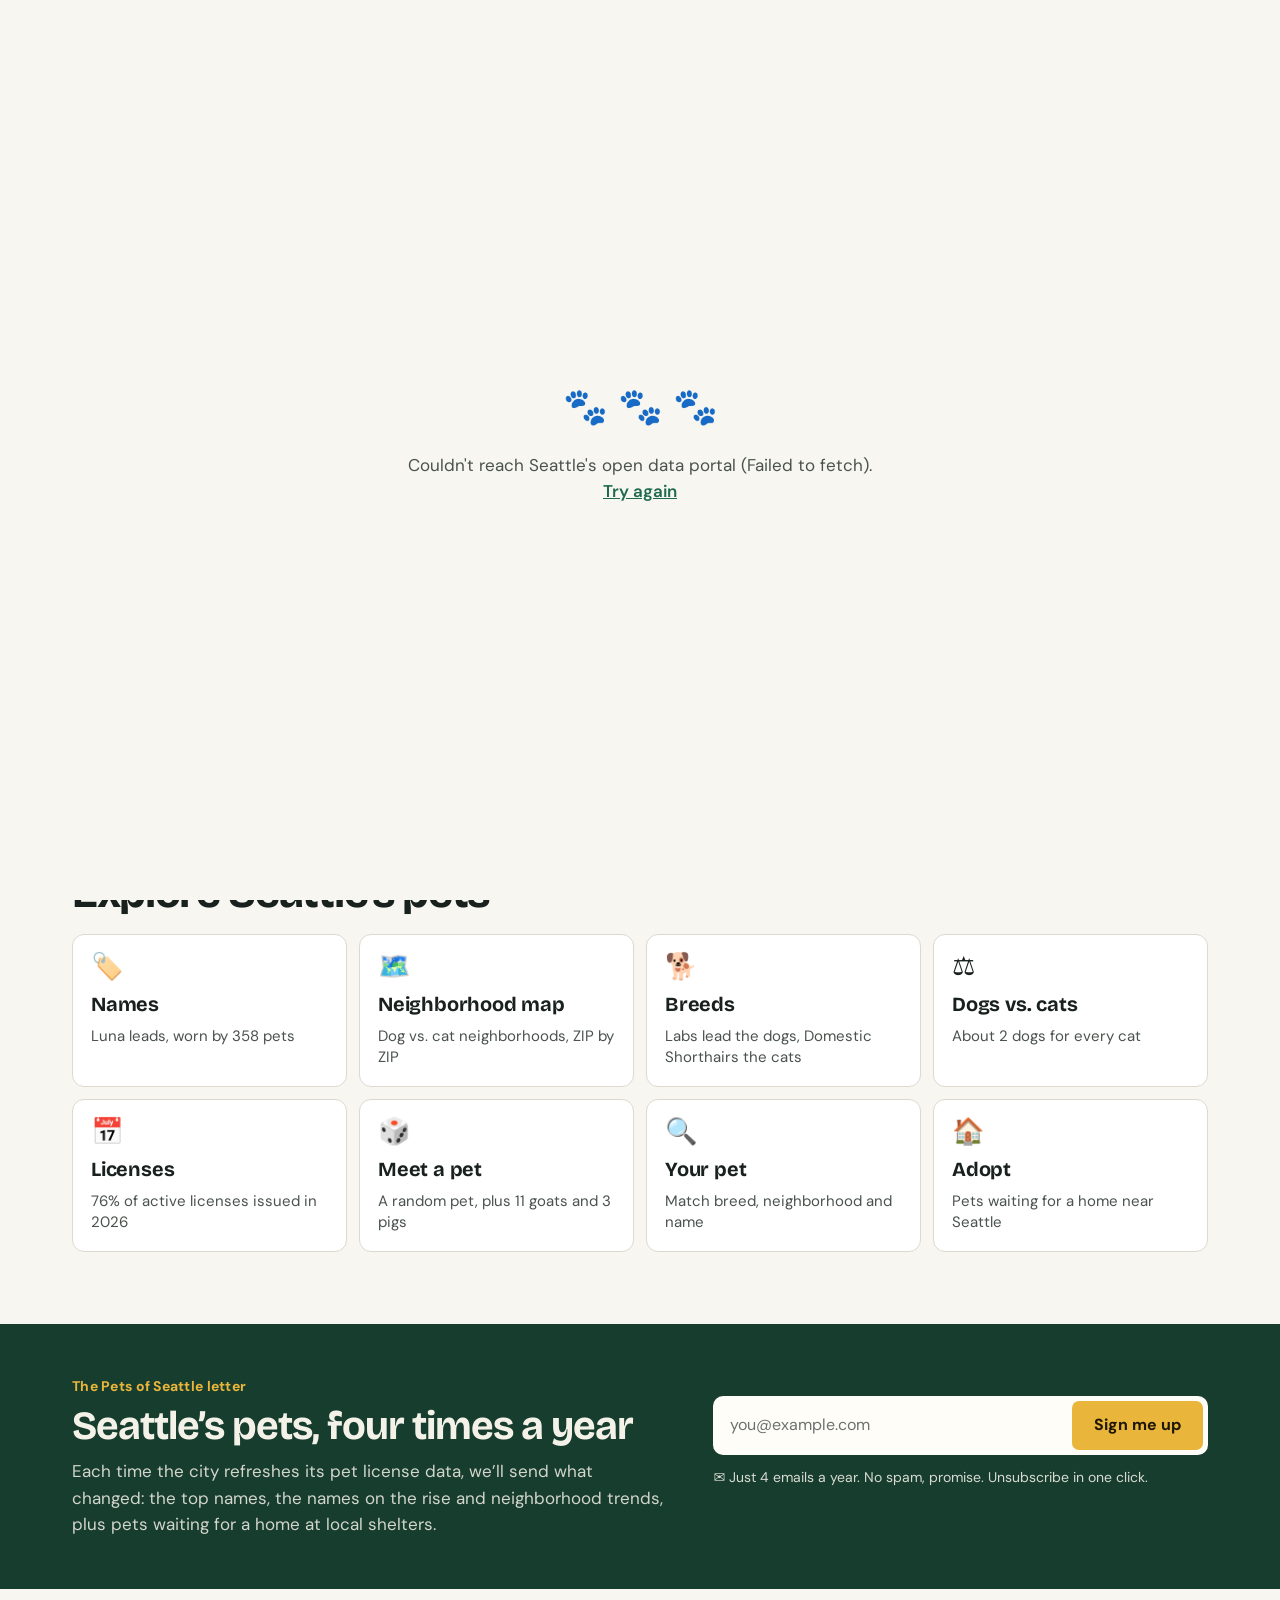
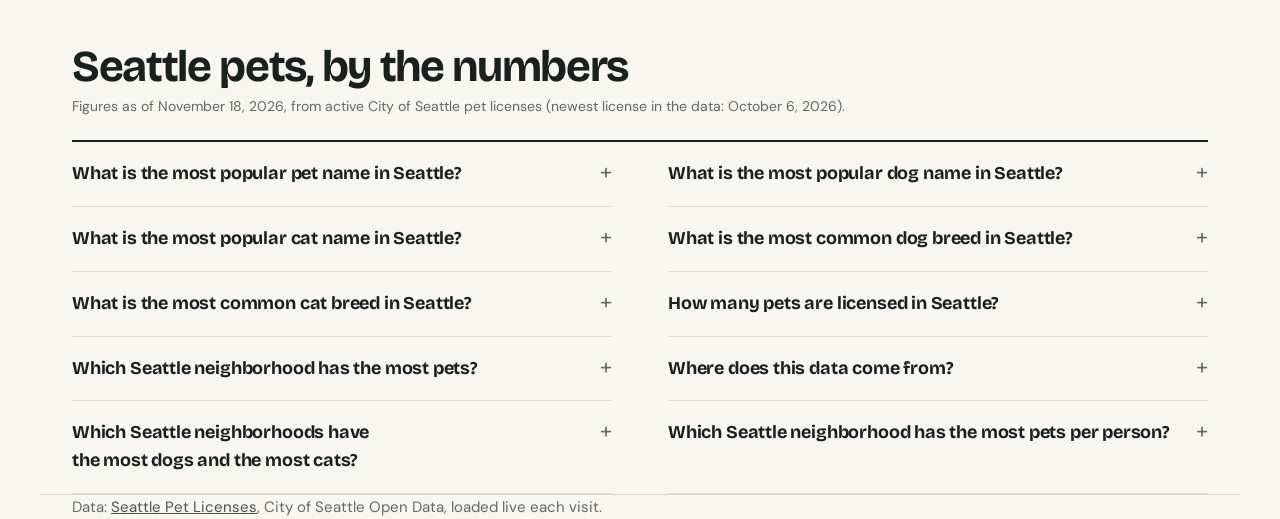
<file: index.html>
<!doctype html>
<html lang="en">
<head>
<meta charset="utf-8">
<meta name="viewport" content="width=device-width, initial-scale=1">
<title>Pets of Seattle: Seattle's Most Popular Pet Names & Breeds</title>
<meta name="description" content="Every licensed pet in Seattle: the most popular dog and cat names, top breeds, and pets by neighborhood. Check how many Seattle pets share your pet's name.">
<link rel="canonical" href="https://petsofseattle.org/">
<meta property="og:type" content="website">
<meta property="og:site_name" content="Pets of Seattle">
<meta property="og:url" content="https://petsofseattle.org/">
<meta property="og:title" content="Seattle's pets in one place. See how rare your pet's name is">
<meta property="og:description" content="Every licensed pet in Seattle: the most popular dog and cat names, top breeds, and pets by neighborhood. Check how many Seattle pets share your pet's name.">
<meta property="og:image" content="https://petsofseattle.org/art/og.jpg">
<meta property="og:image:width" content="1200">
<meta property="og:image:height" content="630">
<meta property="og:image:alt" content="Watercolor drawings of a yellow Labrador and a brown tabby cat in front of the Space Needle and Mount Rainier">
<meta name="twitter:card" content="summary_large_image">
<link rel="icon" href="art/favicon.svg" type="image/svg+xml">
<link rel="apple-touch-icon" href="art/apple-touch-icon.png">
<meta name="theme-color" content="#173d2e">
<script type="application/ld+json">{"@context": "https://schema.org", "@graph": [{"@type": "WebSite", "@id": "https://petsofseattle.org/#website", "name": "Pets of Seattle", "url": "https://petsofseattle.org/", "inLanguage": "en-US", "dateModified": "2026-11-18"}, {"@type": "Dataset", "name": "Seattle pet licenses, explored", "description": "Names, species, breeds and ZIP codes of every pet with an active City of Seattle license, summarized by Pets of Seattle.", "url": "https://petsofseattle.org/", "isBasedOn": {"@type": "Dataset", "name": "Seattle Pet Licenses", "url": "https://data.seattle.gov/City-Administration/Seattle-Pet-Licenses/jguv-t9rb", "creator": {"@type": "GovernmentOrganization", "name": "City of Seattle"}, "license": "https://creativecommons.org/publicdomain/mark/1.0/"}, "spatialCoverage": {"@type": "Place", "name": "Seattle, Washington"}, "keywords": ["Seattle pet names", "popular dog names", "popular cat names", "dog breeds", "pet licenses"], "dateModified": "2026-11-18", "temporalCoverage": "../2026-10-06", "creator": {"@type": "Organization", "name": "Pets of Seattle", "url": "https://petsofseattle.org/"}, "license": "https://creativecommons.org/publicdomain/mark/1.0/", "isAccessibleForFree": true, "sourceOrganization": {"@type": "GovernmentOrganization", "name": "City of Seattle"}}, {"@type": "FAQPage", "mainEntity": [{"@type": "Question", "name": "What is the most popular pet name in Seattle?", "acceptedAnswer": {"@type": "Answer", "text": "Luna. 358 licensed pets in Seattle are named Luna: 247 dogs and 111 cats. The next most popular names are Lucy (220 pets), Charlie (219), Daisy (180) and Milo (164)."}}, {"@type": "Question", "name": "What is the most popular dog name in Seattle?", "acceptedAnswer": {"@type": "Answer", "text": "Luna, with 247 licensed dogs, followed by Charlie (176) and Lucy (161)."}}, {"@type": "Question", "name": "What is the most popular cat name in Seattle?", "acceptedAnswer": {"@type": "Answer", "text": "Luna, with 111 licensed cats, followed by Lucy (59) and Lily (51)."}}, {"@type": "Question", "name": "What is the most common dog breed in Seattle?", "acceptedAnswer": {"@type": "Answer", "text": "The Labrador Retriever, with 2,273 licensed dogs. Next are the short coat Chihuahua (1,344) and the Golden Retriever (1,276)."}}, {"@type": "Question", "name": "What is the most common cat breed in Seattle?", "acceptedAnswer": {"@type": "Answer", "text": "The Domestic Shorthair, with 6,972 licensed cats, more than half of all licensed cats. Next are the American Shorthair (1,498) and the Domestic Medium Hair (1,440)."}}, {"@type": "Question", "name": "How many pets are licensed in Seattle?", "acceptedAnswer": {"@type": "Answer", "text": "38,413 pets have an active City of Seattle license: 25,617 dogs, 12,782 cats, 11 goats and 3 pigs. That's about two dogs for every cat."}}, {"@type": "Question", "name": "Which Seattle neighborhood has the most pets?", "acceptedAnswer": {"@type": "Answer", "text": "ZIP code 98115 (Wedgwood, Ravenna and View Ridge) has the most licensed pets, 3,500. Next are 98103 (Fremont, Wallingford and Green Lake) with 3,138 and 98117 (Crown Hill and North Ballard) with 2,555."}}, {"@type": "Question", "name": "Where does this data come from?", "acceptedAnswer": {"@type": "Answer", "text": "From the City of Seattle's public Seattle Pet Licenses dataset, which lists every pet with an active license. Pets of Seattle loads it live on each visit. It only includes licensed pets, so the true number of pets in Seattle is higher."}}, {"@type": "Question", "name": "Which Seattle neighborhoods have the most dogs and the most cats?", "acceptedAnswer": {"@type": "Answer", "text": "Dogs dominate the edges of the city: 78% of licensed dogs and cats in 98177 (Richmond Beach) are dogs, and 75% in 98136 (Fauntleroy and Morgan Junction). Downtown leans cat: 98104 (Pioneer Square and the ID) is 52% dogs, and Belltown and Downtown are 54%. Citywide it's 67% dogs."}}, {"@type": "Question", "name": "Which Seattle neighborhood has the most pets per person?", "acceptedAnswer": {"@type": "Answer", "text": "Magnolia (98199), with about 73 licensed pets per 1,000 residents, followed by Crown Hill and North Ballard (98117) at 72 and Wedgwood, Ravenna and View Ridge (98115) at 64. Based on 2020 Census population."}}]}]}</script>
<link rel="preconnect" href="https://fonts.googleapis.com">
<link rel="preconnect" href="https://fonts.gstatic.com" crossorigin>
<link href="https://fonts.googleapis.com/css2?family=Bricolage+Grotesque:opsz,wght@12..96,500..800&family=DM+Sans:opsz,wght@9..40,400..700&family=Patrick+Hand&display=swap" rel="stylesheet">
<link rel="stylesheet" href="style.css?v=40">
<script src="track.js"></script>
<script src="nav.js?v=1" defer></script>
</head>
<body>
<div id="loading"><div><div class="paws"><span>🐾</span><span>🐾</span><span>🐾</span></div><p id="loadmsg">Fetching every licensed pet in Seattle…</p></div></div>
<div id="tip"></div>

<nav class="nav" aria-label="Site">
  <div class="wrap">
    <a class="brand" href="./">
      <svg width="28" height="28" viewBox="0 0 28 28" aria-hidden="true" fill="#eab53b"><g transform="translate(8.5 18.5) rotate(-14) scale(1)"><ellipse cx="0" cy="3" rx="4.2" ry="3.6"/><ellipse cx="-4.6" cy="-2.6" rx="1.6" ry="2.1" transform="rotate(-20 -4.6 -2.6)"/><ellipse cx="-1.6" cy="-5.4" rx="1.6" ry="2.2"/><ellipse cx="1.8" cy="-5.4" rx="1.6" ry="2.2"/><ellipse cx="4.8" cy="-2.6" rx="1.6" ry="2.1" transform="rotate(20 4.8 -2.6)"/></g><g transform="translate(19.5 8.5) rotate(-14) scale(0.85)"><ellipse cx="0" cy="3" rx="4.2" ry="3.6"/><ellipse cx="-4.6" cy="-2.6" rx="1.6" ry="2.1" transform="rotate(-20 -4.6 -2.6)"/><ellipse cx="-1.6" cy="-5.4" rx="1.6" ry="2.2"/><ellipse cx="1.8" cy="-5.4" rx="1.6" ry="2.2"/><ellipse cx="4.8" cy="-2.6" rx="1.6" ry="2.1" transform="rotate(20 4.8 -2.6)"/></g></svg>
      <span class="brand-name">Pets of Seattle</span>
    </a>
    <div class="nav-links">
      <a href="names">Names</a>
      <a href="map">Map</a>
      <a href="breeds">Breeds</a>
      <a href="dogs-vs-cats">Dogs vs. cats</a>
      <a href="licenses">Licenses</a>
      <a href="meet">Meet a pet</a>
      <a href="your-pet">Your pet</a>
    </div>
    <button class="menu-btn" id="menuBtn" type="button" aria-expanded="false" aria-controls="navMenu"><svg width="18" height="18" viewBox="0 0 18 18" aria-hidden="true"><path d="M2 4.5h14M2 9h14M2 13.5h14" stroke="currentColor" stroke-width="2" stroke-linecap="round"/></svg>Menu</button>
    <a class="cta" href="adopt">Adopt</a>
  </div>
  <div class="nav-menu" id="navMenu" hidden>
    <div class="wrap menu-grid">
      <a class="menu-tile" href="./" aria-current="page"><span class="e" aria-hidden="true">🐾</span><b>Home</b></a>
      <a class="menu-tile" href="names"><span class="e" aria-hidden="true">🏷️</span><b>Names</b></a>
      <a class="menu-tile" href="map"><span class="e" aria-hidden="true">🗺️</span><b>Map</b></a>
      <a class="menu-tile" href="breeds"><span class="e" aria-hidden="true">🐕</span><b>Breeds</b></a>
      <a class="menu-tile" href="dogs-vs-cats"><span class="e" aria-hidden="true">⚖️</span><b>Dogs vs. cats</b></a>
      <a class="menu-tile" href="licenses"><span class="e" aria-hidden="true">📅</span><b>Licenses</b></a>
      <a class="menu-tile" href="meet"><span class="e" aria-hidden="true">🎲</span><b>Meet a pet</b></a>
      <a class="menu-tile" href="your-pet"><span class="e" aria-hidden="true">🔍</span><b>Your pet</b></a>
    </div>
  </div>
</nav>

<header class="wrap hero" id="top">
  <div class="hero-text">
    <h1>Seattle,<br>by its pets</h1>
    <p class="lede" id="heroLede">Every pet with an active Seattle license, all <b>38,413</b> of them: what they're called (<b>11,911</b> different names), what breeds they are (<b>344</b>), and where in the city they live (<b>159</b> ZIP codes).</p>
    <div class="statrow" id="tiles"></div>
  </div>

  <div class="hero-art">
    <div class="stage" id="stage">
      <svg width="0" height="0" style="position:absolute" aria-hidden="true"><defs><radialGradient id="brassW" cx="40%" cy="35%" r="70%"><stop offset="0" stop-color="#e2c27c"/><stop offset=".6" stop-color="#c9a259"/><stop offset="1" stop-color="#a47c36"/></radialGradient></defs></svg>
      <figure class="pet-art dog" id="artDog">
        <div class="crop"><div class="inner">
        <img src="art/lab-cut.webp" alt="Watercolor drawing of a yellow Labrador Retriever wearing a name tag">
        <svg class="tagover" viewBox="0 0 1024 1024" aria-hidden="true">
          <circle cx="661" cy="473" r="40" fill="url(#brassW)" stroke="#2e2219" stroke-width="3.5"/>
          <path d="M639.0 491.0 q 16.0 -10.0 36.0 2.0" stroke="#8a6524" stroke-width="5" opacity=".35" fill="none" stroke-linecap="round"/>
          <text x="661" y="477.8" class="tagname" id="tagName" text-anchor="middle" font-size="27">LUNA</text>
          <text x="661" y="497.8" class="tagno" id="tagNo" text-anchor="middle" font-size="9.5">1 OF 358</text>
        </svg>
        </div></div>
      </figure>
      <figure class="pet-art cat" id="artCat">
        <div class="crop"><div class="inner">
        <img src="art/tabby-cut.webp" alt="Watercolor drawing of a brown tabby cat wearing a name tag">
        <svg class="tagover" viewBox="0 0 1024 1024" aria-hidden="true">
          <circle cx="613" cy="483" r="43" fill="url(#brassW)" stroke="#2e2219" stroke-width="3.5"/>
          <path d="M589.4 502.4 q 17.2 -10.8 38.7 2.1" stroke="#8a6524" stroke-width="5" opacity=".35" fill="none" stroke-linecap="round"/>
          <text x="613" y="488.2" class="tagname" id="catTagName" text-anchor="middle" font-size="27">LUNA</text>
          <text x="613" y="509.7" class="tagno" id="catTagNo" text-anchor="middle" font-size="9.5">1 OF 111</text>
        </svg>
        </div></div>
      </figure>
    </div>
    <p class="caption hero-cap" id="tagCaption"><b>Luna</b>, the city's most popular name for dogs and cats. The most popular dog is a <b>Labrador Retriever</b>; the most popular cat, a <b>Domestic Shorthair</b>.</p>
  </div>
  <form class="namebar" id="nameForm" autocomplete="off" role="search">
    <label class="namebar-label" for="nameInput">How common is your pet's name?</label>
    <div class="pill">
      <span class="pill-icon" aria-hidden="true">🐾</span>
      <input type="text" id="nameInput" list="nameList" placeholder="Your pet's name" enterkeyhint="search">
      <button type="submit" class="checkbtn">Check name</button>
    </div>
    <datalist id="nameList"></datalist>
    <div class="suggest" id="suggest"></div>
  </form>
</header>

<div class="wrap">
  <div class="checker" id="finderSec" hidden>
    <div class="refine">
      <span class="refine-label">Compare against</span>
      <div class="chips" id="finderSpecies" role="group" aria-label="Compare against"></div>
      <select id="finderZip" aria-label="Your neighborhood"></select>
      <button class="closebtn" id="closeFinder" type="button" aria-label="Close results">✕</button>
    </div>
    <div class="result" id="nameResult"></div>
  </div>
</div>

<section class="wrap explore" aria-labelledby="exploreTitle">
  <h2 id="exploreTitle">Explore Seattle's pets</h2>
  <div class="explore-grid">
    <a class="ex-tile" href="names"><span class="e" aria-hidden="true">🏷️</span><b>Names</b><span class="t" id="rpNames">Luna leads, worn by 358 pets</span></a>
    <a class="ex-tile" href="map"><span class="e" aria-hidden="true">🗺️</span><b>Neighborhood map</b><span class="t" id="rpHoods">Dog vs. cat neighborhoods, ZIP by ZIP</span></a>
    <a class="ex-tile" href="breeds"><span class="e" aria-hidden="true">🐕</span><b>Breeds</b><span class="t" id="rpBreeds">Labs lead the dogs, Domestic Shorthairs the cats</span></a>
    <a class="ex-tile" href="dogs-vs-cats"><span class="e" aria-hidden="true">⚖️</span><b>Dogs vs. cats</b><span class="t" id="rpVs">About 2 dogs for every cat</span></a>
    <a class="ex-tile" href="licenses"><span class="e" aria-hidden="true">📅</span><b>Licenses</b><span class="t" id="rpLic">76% of active licenses issued in 2026</span></a>
    <a class="ex-tile" href="meet"><span class="e" aria-hidden="true">🎲</span><b>Meet a pet</b><span class="t" id="rpMeet">A random pet, plus 11 goats and 3 pigs</span></a>
    <a class="ex-tile" href="your-pet"><span class="e" aria-hidden="true">🔍</span><b>Your pet</b><span class="t">Match breed, neighborhood and name</span></a>
    <a class="ex-tile" href="adopt"><span class="e" aria-hidden="true">🏠</span><b>Adopt</b><span class="t">Pets waiting for a home near Seattle</span></a>
  </div>
</section>

<section class="news" id="newsletter" aria-labelledby="newsTitle">
  <div class="wrap news-inner">
    <div class="news-copy">
      <p class="news-eyebrow">The Pets of Seattle letter</p>
      <h2 id="newsTitle">Seattle&rsquo;s pets, four times a year</h2>
      <p>Each time the city refreshes its pet license data, we&rsquo;ll send what changed: the top names, the names on the rise and neighborhood trends, plus pets waiting for a home at local shelters.</p>
    </div>
    <form class="news-form" data-news-form data-source="home" novalidate>
      <label class="sr" for="newsEmail">Email address</label>
      <div class="news-row">
        <input type="email" name="email" id="newsEmail" placeholder="you@example.com" autocomplete="email" required>
        <button type="submit" class="checkbtn">Sign me up</button>
      </div>
      <p class="news-promise">✉️ Just 4 emails a year. No spam, promise. Unsubscribe in one click.</p>
      <p class="news-msg" role="status" aria-live="polite"></p>
    </form>
  </div>
</section>

<section class="wrap faq" aria-labelledby="faqTitle">
  <h2 id="faqTitle">Seattle pets, by the numbers</h2>
  <p class="faq-asof">Figures as of November 18, 2026, from active City of Seattle pet licenses (newest license in the data: October 6, 2026).</p>
  <div class="faq-grid">
    <details class="faq-item"><summary><h3>What is the most popular pet name in Seattle?</h3></summary><p>Luna. 358 licensed pets in Seattle are named Luna: 247 dogs and 111 cats. The next most popular names are Lucy (220 pets), Charlie (219), Daisy (180) and Milo (164).</p></details>
    <details class="faq-item"><summary><h3>What is the most popular dog name in Seattle?</h3></summary><p>Luna, with 247 licensed dogs, followed by Charlie (176) and Lucy (161).</p></details>
    <details class="faq-item"><summary><h3>What is the most popular cat name in Seattle?</h3></summary><p>Luna, with 111 licensed cats, followed by Lucy (59) and Lily (51).</p></details>
    <details class="faq-item"><summary><h3>What is the most common dog breed in Seattle?</h3></summary><p>The Labrador Retriever, with 2,273 licensed dogs. Next are the short coat Chihuahua (1,344) and the Golden Retriever (1,276).</p></details>
    <details class="faq-item"><summary><h3>What is the most common cat breed in Seattle?</h3></summary><p>The Domestic Shorthair, with 6,972 licensed cats, more than half of all licensed cats. Next are the American Shorthair (1,498) and the Domestic Medium Hair (1,440).</p></details>
    <details class="faq-item"><summary><h3>How many pets are licensed in Seattle?</h3></summary><p>38,413 pets have an active City of Seattle license: 25,617 dogs, 12,782 cats, 11 goats and 3 pigs. That's about two dogs for every cat.</p></details>
    <details class="faq-item"><summary><h3>Which Seattle neighborhood has the most pets?</h3></summary><p>ZIP code 98115 (Wedgwood, Ravenna and View Ridge) has the most licensed pets, 3,500. Next are 98103 (Fremont, Wallingford and Green Lake) with 3,138 and 98117 (Crown Hill and North Ballard) with 2,555.</p></details>
    <details class="faq-item"><summary><h3>Where does this data come from?</h3></summary><p>From the City of Seattle's public Seattle Pet Licenses dataset, which lists every pet with an active license. Pets of Seattle loads it live on each visit. It only includes licensed pets, so the true number of pets in Seattle is higher.</p></details>
    <details class="faq-item"><summary><h3>Which Seattle neighborhoods have the most dogs and the most cats?</h3></summary><p>Dogs dominate the edges of the city: 78% of licensed dogs and cats in 98177 (Richmond Beach) are dogs, and 75% in 98136 (Fauntleroy and Morgan Junction). Downtown leans cat: 98104 (Pioneer Square and the ID) is 52% dogs, and Belltown and Downtown are 54%. Citywide it's 67% dogs.</p></details>
    <details class="faq-item"><summary><h3>Which Seattle neighborhood has the most pets per person?</h3></summary><p>Magnolia (98199), with about 73 licensed pets per 1,000 residents, followed by Crown Hill and North Ballard (98117) at 72 and Wedgwood, Ravenna and View Ridge (98115) at 64. Based on 2020 Census population.</p></details>
  </div>
</section>

<dialog class="card-dlg" id="cardDlg" aria-labelledby="cardDlgTitle">
  <div class="card-dlg-head"><h2 id="cardDlgTitle">Make your pet's card</h2><button class="closebtn" id="cardClose" aria-label="Close">✕</button></div>
  <div class="card-dlg-body">
    <div class="card-preview"><img id="cardImg" alt=""><span class="card-busy" id="cardBusy">Drawing…</span></div>
    <div class="card-controls">
      <p class="card-lbl">Style</p>
      <div class="seg" role="radiogroup" aria-label="Card style" id="cardStyle">
        <button type="button" role="radio" data-v="art">🎨 Drawing</button>
        <button type="button" role="radio" data-v="photo">📷 Your photo</button>
        <button type="button" role="radio" data-v="text">🔤 Text only</button>
      </div>
      <div id="cardArtOpts">
        <p class="card-lbl">My pet is a</p>
        <div class="seg" role="radiogroup" aria-label="Pet type" id="cardWho">
          <button type="button" role="radio" data-v="dog">🐶 Dog</button>
          <button type="button" role="radio" data-v="cat">🐱 Cat</button>
        </div>
      </div>
      <div id="cardPhotoOpts" hidden>
        <label class="chip photo-pick" for="cardPhoto">🖼 <span id="cardPhotoLbl">Choose a photo</span></label>
        <input type="file" id="cardPhoto" accept="image/*" hidden>
        <p class="card-note">Your photo stays on your device. It's never uploaded.</p>
      </div>
      <div class="card-actions">
        <button type="button" class="checkbtn" id="cardShare" hidden>📤 Share</button>
        <a class="checkbtn" id="cardDownload" download>⬇ Download</a>
        <button type="button" class="chip" id="cardCopy">🔗 Copy link</button>
        <span class="val" id="cardMsg" aria-live="polite"></span>
      </div>
      <p class="card-dlg-tip">The link opens this name check, so friends can look up their own pet.</p>
    </div>
  </div>
</dialog>

<footer class="wrap">
  Data: <a href="https://data.seattle.gov/City-Administration/Seattle-Pet-Licenses/jguv-t9rb" target="_blank" rel="noopener">Seattle Pet Licenses</a>, City of Seattle Open Data, loaded live each visit. <span id="asof"></span>
</footer>

<script src="app.js?v=3"></script>
<script src="newsletter.js"></script>
</body>
</html>
</file>
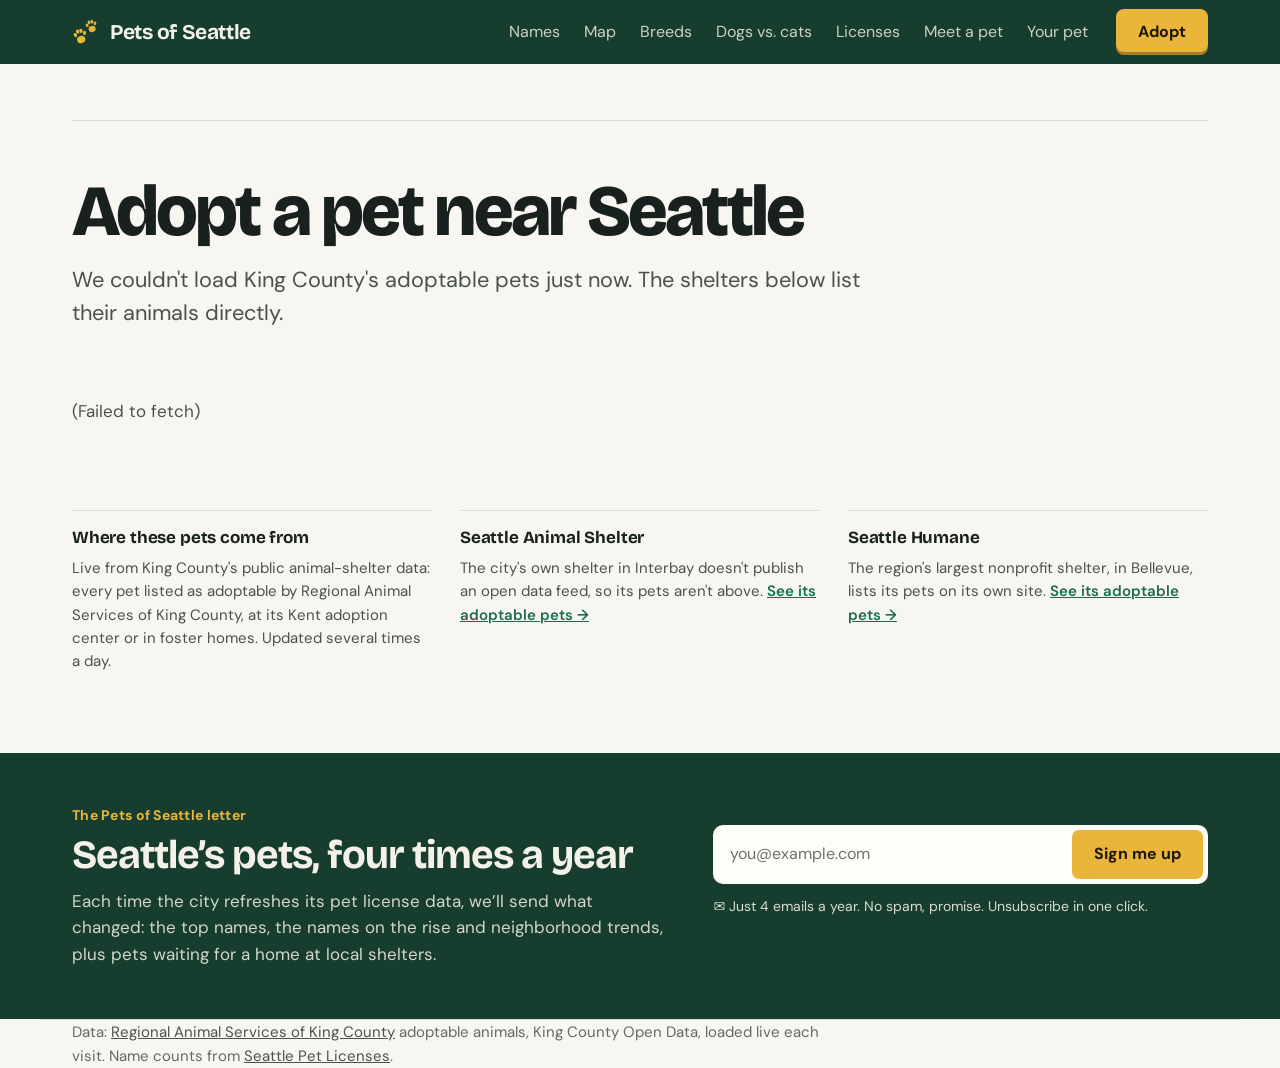
<file: adopt.html>
<!doctype html>
<html lang="en">
<head>
<meta charset="utf-8">
<meta name="viewport" content="width=device-width, initial-scale=1">
<title>Adopt a Dog or Cat near Seattle · Pets of Seattle</title>
<meta name="description" content="Dogs, cats and rabbits ready for adoption near Seattle, live from King County's shelter, with photos, fees, ages and how long each pet has waited.">
<link rel="canonical" href="https://petsofseattle.org/adopt">
<meta property="og:type" content="website">
<meta property="og:site_name" content="Pets of Seattle">
<meta property="og:url" content="https://petsofseattle.org/adopt">
<meta property="og:title" content="Adopt a pet near Seattle · Pets of Seattle">
<meta property="og:description" content="Dogs, cats and rabbits ready for adoption near Seattle, live from King County's shelter, with photos, fees, ages and how long each pet has waited.">
<meta property="og:image" content="https://petsofseattle.org/art/og.jpg">
<meta property="og:image:width" content="1200">
<meta property="og:image:height" content="630">
<meta property="og:image:alt" content="Watercolor drawings of a yellow Labrador and a brown tabby cat in front of the Space Needle and Mount Rainier">
<meta name="twitter:card" content="summary_large_image">
<link rel="icon" href="art/favicon.svg" type="image/svg+xml">
<link rel="apple-touch-icon" href="art/apple-touch-icon.png">
<meta name="theme-color" content="#173d2e">
<script type="application/ld+json">{"@context": "https://schema.org", "@graph": [{"@type": "WebSite", "@id": "https://petsofseattle.org/#website", "name": "Pets of Seattle", "url": "https://petsofseattle.org/", "inLanguage": "en-US"}, {"@type": "WebPage", "name": "Adopt a pet near Seattle · Pets of Seattle", "url": "https://petsofseattle.org/adopt", "isPartOf": {"@id": "https://petsofseattle.org/#website"}}]}</script>
<link rel="preconnect" href="https://fonts.googleapis.com">
<link rel="preconnect" href="https://fonts.gstatic.com" crossorigin>
<link href="https://fonts.googleapis.com/css2?family=Bricolage+Grotesque:opsz,wght@12..96,500..800&family=DM+Sans:opsz,wght@9..40,400..700&family=Patrick+Hand&display=swap" rel="stylesheet">
<link rel="stylesheet" href="style.css?v=40">
<script src="track.js"></script>
<script src="nav.js?v=1" defer></script>
</head>
<body>
<nav class="nav" aria-label="Site">
  <div class="wrap">
    <a class="brand" href="./">
      <svg width="28" height="28" viewBox="0 0 28 28" aria-hidden="true" fill="#eab53b"><g transform="translate(8.5 18.5) rotate(-14) scale(1)"><ellipse cx="0" cy="3" rx="4.2" ry="3.6"/><ellipse cx="-4.6" cy="-2.6" rx="1.6" ry="2.1" transform="rotate(-20 -4.6 -2.6)"/><ellipse cx="-1.6" cy="-5.4" rx="1.6" ry="2.2"/><ellipse cx="1.8" cy="-5.4" rx="1.6" ry="2.2"/><ellipse cx="4.8" cy="-2.6" rx="1.6" ry="2.1" transform="rotate(20 4.8 -2.6)"/></g><g transform="translate(19.5 8.5) rotate(-14) scale(0.85)"><ellipse cx="0" cy="3" rx="4.2" ry="3.6"/><ellipse cx="-4.6" cy="-2.6" rx="1.6" ry="2.1" transform="rotate(-20 -4.6 -2.6)"/><ellipse cx="-1.6" cy="-5.4" rx="1.6" ry="2.2"/><ellipse cx="1.8" cy="-5.4" rx="1.6" ry="2.2"/><ellipse cx="4.8" cy="-2.6" rx="1.6" ry="2.1" transform="rotate(20 4.8 -2.6)"/></g></svg>
      <span class="brand-name">Pets of Seattle</span>
    </a>
    <div class="nav-links">
      <a href="names">Names</a>
      <a href="map">Map</a>
      <a href="breeds">Breeds</a>
      <a href="dogs-vs-cats">Dogs vs. cats</a>
      <a href="licenses">Licenses</a>
      <a href="meet">Meet a pet</a>
      <a href="your-pet">Your pet</a>
    </div>
    <button class="menu-btn" id="menuBtn" type="button" aria-expanded="false" aria-controls="navMenu"><svg width="18" height="18" viewBox="0 0 18 18" aria-hidden="true"><path d="M2 4.5h14M2 9h14M2 13.5h14" stroke="currentColor" stroke-width="2" stroke-linecap="round"/></svg>Menu</button>
    <a class="cta" href="adopt" aria-current="page">Adopt</a>
  </div>
  <div class="nav-menu" id="navMenu" hidden>
    <div class="wrap menu-grid">
      <a class="menu-tile" href="./"><span class="e" aria-hidden="true">🐾</span><b>Home</b></a>
      <a class="menu-tile" href="names"><span class="e" aria-hidden="true">🏷️</span><b>Names</b></a>
      <a class="menu-tile" href="map"><span class="e" aria-hidden="true">🗺️</span><b>Map</b></a>
      <a class="menu-tile" href="breeds"><span class="e" aria-hidden="true">🐕</span><b>Breeds</b></a>
      <a class="menu-tile" href="dogs-vs-cats"><span class="e" aria-hidden="true">⚖️</span><b>Dogs vs. cats</b></a>
      <a class="menu-tile" href="licenses"><span class="e" aria-hidden="true">📅</span><b>Licenses</b></a>
      <a class="menu-tile" href="meet"><span class="e" aria-hidden="true">🎲</span><b>Meet a pet</b></a>
      <a class="menu-tile" href="your-pet"><span class="e" aria-hidden="true">🔍</span><b>Your pet</b></a>
    </div>
  </div>
</nav>

<main class="wrap adopt-wrap">
  <section class="sec" id="adopt">
    <div class="sec-head">
      <h1 class="page-title">Adopt a pet near Seattle</h1>
      <p class="lede" id="adoptLede">Loading pets that are ready for a home right now…</p>
    </div>
    <div class="adopt-controls" id="adoptControls">
      <div class="chips" id="adoptType" role="group" aria-label="Species"></div>
      <span class="lbl">Age</span>
      <div class="chips" id="adoptAge" role="group" aria-label="Age"></div>
      <select id="adoptSort" aria-label="Sort by">
        <option value="newest">Newest arrivals</option>
        <option value="waiting">Waiting longest</option>
        <option value="young">Youngest first</option>
        <option value="old">Oldest first</option>
      </select>
      <span class="adopt-count" id="adoptCount"></span>
    </div>
    <div class="adopt-grid" id="adoptGrid"></div>
    <div class="adopt-more">
      <div>
        <h3>Where these pets come from</h3>
        Live from King County's public animal-shelter data: every pet listed as adoptable by Regional Animal Services of King County, at its Kent adoption center or in foster homes. Updated several times a day.
      </div>
      <div>
        <h3>Seattle Animal Shelter</h3>
        The city's own shelter in Interbay doesn't publish an open data feed, so its pets aren't above.
        <a href="https://www.seattle.gov/animal-shelter/find-an-animal/adopt" target="_blank" rel="noopener">See its adoptable pets →</a>
      </div>
      <div>
        <h3>Seattle Humane</h3>
        The region's largest nonprofit shelter, in Bellevue, lists its pets on its own site.
        <a href="https://www.seattlehumane.org/adoption/find-a-pet/" target="_blank" rel="noopener">See its adoptable pets →</a>
      </div>
    </div>
  </section>

</main>

<section class="news" id="newsletter" aria-labelledby="newsTitle">
  <div class="wrap news-inner">
    <div class="news-copy">
      <p class="news-eyebrow">The Pets of Seattle letter</p>
      <h2 id="newsTitle">Seattle&rsquo;s pets, four times a year</h2>
      <p>Each time the city refreshes its pet license data, we&rsquo;ll send what changed: the top names, the names on the rise and neighborhood trends, plus pets waiting for a home at local shelters.</p>
    </div>
    <form class="news-form" data-news-form data-source="adopt" novalidate>
      <label class="sr" for="newsEmail">Email address</label>
      <div class="news-row">
        <input type="email" name="email" id="newsEmail" placeholder="you@example.com" autocomplete="email" required>
        <button type="submit" class="checkbtn">Sign me up</button>
      </div>
      <p class="news-promise">✉️ Just 4 emails a year. No spam, promise. Unsubscribe in one click.</p>
      <p class="news-msg" role="status" aria-live="polite"></p>
    </form>
  </div>
</section>

<footer class="wrap">
  Data: <a href="https://data.kingcounty.gov/" target="_blank" rel="noopener">Regional Animal Services of King County</a> adoptable animals, King County Open Data, loaded live each visit. Name counts from <a href="https://data.seattle.gov/City-Administration/Seattle-Pet-Licenses/jguv-t9rb" target="_blank" rel="noopener">Seattle Pet Licenses</a>.
</footer>

<script src="adopt.js?v=1"></script>
<script src="newsletter.js"></script>
</body>
</html>
</file>
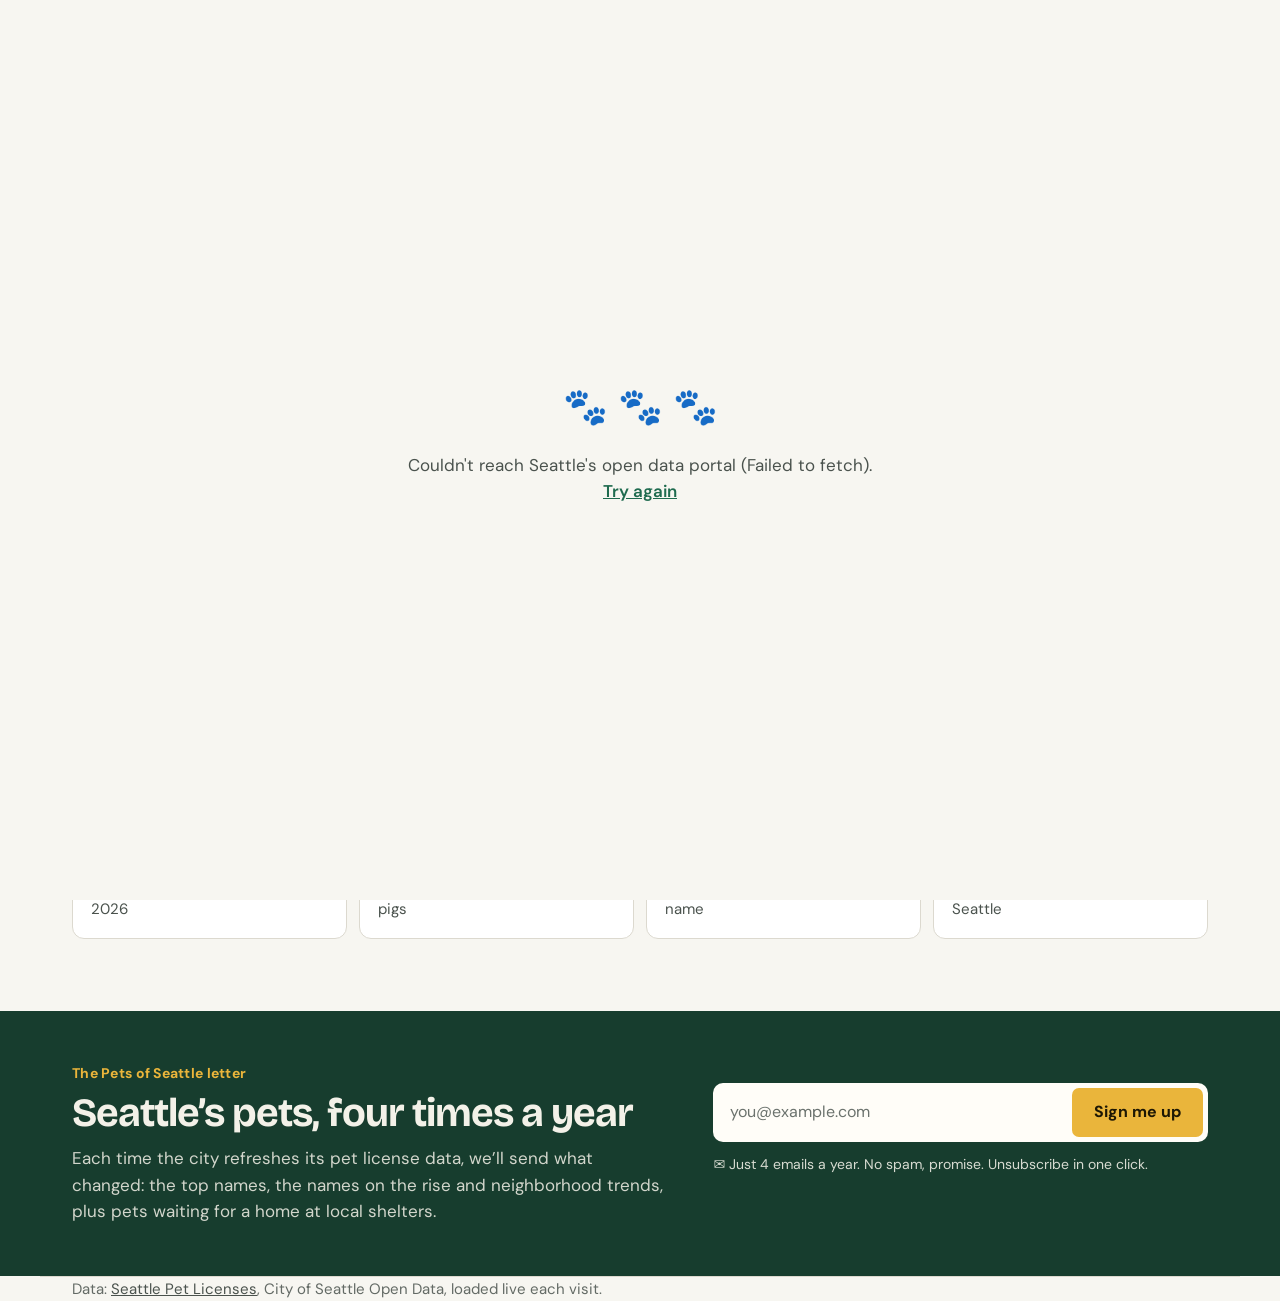
<file: breeds.html>
<!doctype html>
<html lang="en">
<head>
<meta charset="utf-8">
<meta name="viewport" content="width=device-width, initial-scale=1">
<title>Most Popular Dog & Cat Breeds in Seattle · Pets of Seattle</title>
<meta name="description" content="Seattle's top dog and cat breeds from every licensed pet: Labs, doodles, Domestic Shorthairs and more, citywide or by neighborhood.">
<link rel="canonical" href="https://petsofseattle.org/breeds">
<meta property="og:type" content="website">
<meta property="og:site_name" content="Pets of Seattle">
<meta property="og:url" content="https://petsofseattle.org/breeds">
<meta property="og:title" content="Seattle's most popular dog and cat breeds">
<meta property="og:description" content="Seattle's top dog and cat breeds from every licensed pet: Labs, doodles, Domestic Shorthairs and more, citywide or by neighborhood.">
<meta property="og:image" content="https://petsofseattle.org/art/og.jpg">
<meta property="og:image:width" content="1200">
<meta property="og:image:height" content="630">
<meta property="og:image:alt" content="Watercolor drawings of a yellow Labrador and a brown tabby cat in front of the Space Needle and Mount Rainier">
<meta name="twitter:card" content="summary_large_image">
<link rel="icon" href="art/favicon.svg" type="image/svg+xml">
<link rel="apple-touch-icon" href="art/apple-touch-icon.png">
<meta name="theme-color" content="#173d2e">
<script type="application/ld+json">{"@context": "https://schema.org", "@graph": [{"@type": "WebSite", "@id": "https://petsofseattle.org/#website", "name": "Pets of Seattle", "url": "https://petsofseattle.org/", "inLanguage": "en-US"}, {"@type": "WebPage", "name": "Most Popular Dog & Cat Breeds in Seattle · Pets of Seattle", "url": "https://petsofseattle.org/breeds", "isPartOf": {"@id": "https://petsofseattle.org/#website"}}]}</script>
<link rel="preconnect" href="https://fonts.googleapis.com">
<link rel="preconnect" href="https://fonts.gstatic.com" crossorigin>
<link href="https://fonts.googleapis.com/css2?family=Bricolage+Grotesque:opsz,wght@12..96,500..800&family=DM+Sans:opsz,wght@9..40,400..700&family=Patrick+Hand&display=swap" rel="stylesheet">
<link rel="stylesheet" href="style.css?v=40">
<script src="track.js"></script>
<script src="nav.js?v=1" defer></script>
</head>
<body>
<div id="loading"><div><div class="paws"><span>🐾</span><span>🐾</span><span>🐾</span></div><p id="loadmsg">Fetching every licensed pet in Seattle…</p></div></div>
<div id="tip"></div>

<nav class="nav" aria-label="Site">
  <div class="wrap">
    <a class="brand" href="./">
      <svg width="28" height="28" viewBox="0 0 28 28" aria-hidden="true" fill="#eab53b"><g transform="translate(8.5 18.5) rotate(-14) scale(1)"><ellipse cx="0" cy="3" rx="4.2" ry="3.6"/><ellipse cx="-4.6" cy="-2.6" rx="1.6" ry="2.1" transform="rotate(-20 -4.6 -2.6)"/><ellipse cx="-1.6" cy="-5.4" rx="1.6" ry="2.2"/><ellipse cx="1.8" cy="-5.4" rx="1.6" ry="2.2"/><ellipse cx="4.8" cy="-2.6" rx="1.6" ry="2.1" transform="rotate(20 4.8 -2.6)"/></g><g transform="translate(19.5 8.5) rotate(-14) scale(0.85)"><ellipse cx="0" cy="3" rx="4.2" ry="3.6"/><ellipse cx="-4.6" cy="-2.6" rx="1.6" ry="2.1" transform="rotate(-20 -4.6 -2.6)"/><ellipse cx="-1.6" cy="-5.4" rx="1.6" ry="2.2"/><ellipse cx="1.8" cy="-5.4" rx="1.6" ry="2.2"/><ellipse cx="4.8" cy="-2.6" rx="1.6" ry="2.1" transform="rotate(20 4.8 -2.6)"/></g></svg>
      <span class="brand-name">Pets of Seattle</span>
    </a>
    <div class="nav-links">
      <a href="names">Names</a>
      <a href="map">Map</a>
      <a href="breeds" aria-current="page">Breeds</a>
      <a href="dogs-vs-cats">Dogs vs. cats</a>
      <a href="licenses">Licenses</a>
      <a href="meet">Meet a pet</a>
      <a href="your-pet">Your pet</a>
    </div>
    <button class="menu-btn" id="menuBtn" type="button" aria-expanded="false" aria-controls="navMenu"><svg width="18" height="18" viewBox="0 0 18 18" aria-hidden="true"><path d="M2 4.5h14M2 9h14M2 13.5h14" stroke="currentColor" stroke-width="2" stroke-linecap="round"/></svg>Menu</button>
    <a class="cta" href="adopt">Adopt</a>
  </div>
  <div class="nav-menu" id="navMenu" hidden>
    <div class="wrap menu-grid">
      <a class="menu-tile" href="./"><span class="e" aria-hidden="true">🐾</span><b>Home</b></a>
      <a class="menu-tile" href="names"><span class="e" aria-hidden="true">🏷️</span><b>Names</b></a>
      <a class="menu-tile" href="map"><span class="e" aria-hidden="true">🗺️</span><b>Map</b></a>
      <a class="menu-tile" href="breeds" aria-current="page"><span class="e" aria-hidden="true">🐕</span><b>Breeds</b></a>
      <a class="menu-tile" href="dogs-vs-cats"><span class="e" aria-hidden="true">⚖️</span><b>Dogs vs. cats</b></a>
      <a class="menu-tile" href="licenses"><span class="e" aria-hidden="true">📅</span><b>Licenses</b></a>
      <a class="menu-tile" href="meet"><span class="e" aria-hidden="true">🎲</span><b>Meet a pet</b></a>
      <a class="menu-tile" href="your-pet"><span class="e" aria-hidden="true">🔍</span><b>Your pet</b></a>
    </div>
  </div>
</nav>

<header class="wrap page-head">
  <h1 class="page-title">Labs, doodles and a lot of shorthairs</h1>
  <p class="lede" id="breedsLede">The <b>Labrador Retriever</b> is the top dog breed in Seattle with <b>2,273</b> licensed, while the <b>Domestic Shorthair</b> leads the cats with <b>6,972</b>. <b>54%</b> of pets are listed as some kind of mix, and about <b>3,347</b> dogs look like doodles (part poodle).</p>
</header>

<div class="filters">
  <div class="wrap">
    <span class="viewing">Viewing</span>
    <div class="chips" id="speciesChips"></div>
    <select id="speciesSel" class="sp-sel" aria-label="Which pets"></select>
    <select id="zipSel" aria-label="Neighborhood"></select>
    <div class="spacer"></div>
    <span class="status" id="status"></span>
  </div>
</div>

<main class="wrap page-main">
  <section class="sec" id="breeds">
    <div class="grid2">
      <div class="panel"><h3 id="breedTitle1">Top dog breeds</h3><div class="bars" id="breedBars1"></div></div>
      <div class="panel"><h3 id="breedTitle2">Top cat breeds</h3><div class="bars" id="breedBars2"></div></div>
    </div>
    <ul class="facts" id="breedStats" style="margin-top:28px"></ul>
  </section>
</main>

<section class="wrap explore" aria-labelledby="exploreTitle">
  <h2 id="exploreTitle">Keep exploring</h2>
  <div class="explore-grid">
    <a class="ex-tile" href="./"><span class="e" aria-hidden="true">✨</span><b>Check a name</b><span class="t">How many Seattle pets share your pet's name?</span></a>
    <a class="ex-tile" href="names"><span class="e" aria-hidden="true">🏷️</span><b>Names</b><span class="t" id="rpNames">Luna leads, worn by 358 pets</span></a>
    <a class="ex-tile" href="map"><span class="e" aria-hidden="true">🗺️</span><b>Neighborhood map</b><span class="t" id="rpHoods">Dog vs. cat neighborhoods, ZIP by ZIP</span></a>
    <a class="ex-tile" href="dogs-vs-cats"><span class="e" aria-hidden="true">⚖️</span><b>Dogs vs. cats</b><span class="t" id="rpVs">About 2 dogs for every cat</span></a>
    <a class="ex-tile" href="licenses"><span class="e" aria-hidden="true">📅</span><b>Licenses</b><span class="t" id="rpLic">76% of active licenses issued in 2026</span></a>
    <a class="ex-tile" href="meet"><span class="e" aria-hidden="true">🎲</span><b>Meet a pet</b><span class="t" id="rpMeet">A random pet, plus 11 goats and 3 pigs</span></a>
    <a class="ex-tile" href="your-pet"><span class="e" aria-hidden="true">🔍</span><b>Your pet</b><span class="t">Match breed, neighborhood and name</span></a>
    <a class="ex-tile" href="adopt"><span class="e" aria-hidden="true">🏠</span><b>Adopt</b><span class="t">Pets waiting for a home near Seattle</span></a>
  </div>
</section>

<section class="news" id="newsletter" aria-labelledby="newsTitle">
  <div class="wrap news-inner">
    <div class="news-copy">
      <p class="news-eyebrow">The Pets of Seattle letter</p>
      <h2 id="newsTitle">Seattle&rsquo;s pets, four times a year</h2>
      <p>Each time the city refreshes its pet license data, we&rsquo;ll send what changed: the top names, the names on the rise and neighborhood trends, plus pets waiting for a home at local shelters.</p>
    </div>
    <form class="news-form" data-news-form data-source="breeds" novalidate>
      <label class="sr" for="newsEmail">Email address</label>
      <div class="news-row">
        <input type="email" name="email" id="newsEmail" placeholder="you@example.com" autocomplete="email" required>
        <button type="submit" class="checkbtn">Sign me up</button>
      </div>
      <p class="news-promise">✉️ Just 4 emails a year. No spam, promise. Unsubscribe in one click.</p>
      <p class="news-msg" role="status" aria-live="polite"></p>
    </form>
  </div>
</section>

<footer class="wrap">
  Data: <a href="https://data.seattle.gov/City-Administration/Seattle-Pet-Licenses/jguv-t9rb" target="_blank" rel="noopener">Seattle Pet Licenses</a>, City of Seattle Open Data, loaded live each visit. <span id="asof"></span>
</footer>

<script src="app.js?v=3"></script>
<script src="newsletter.js"></script>
</body>
</html>
</file>
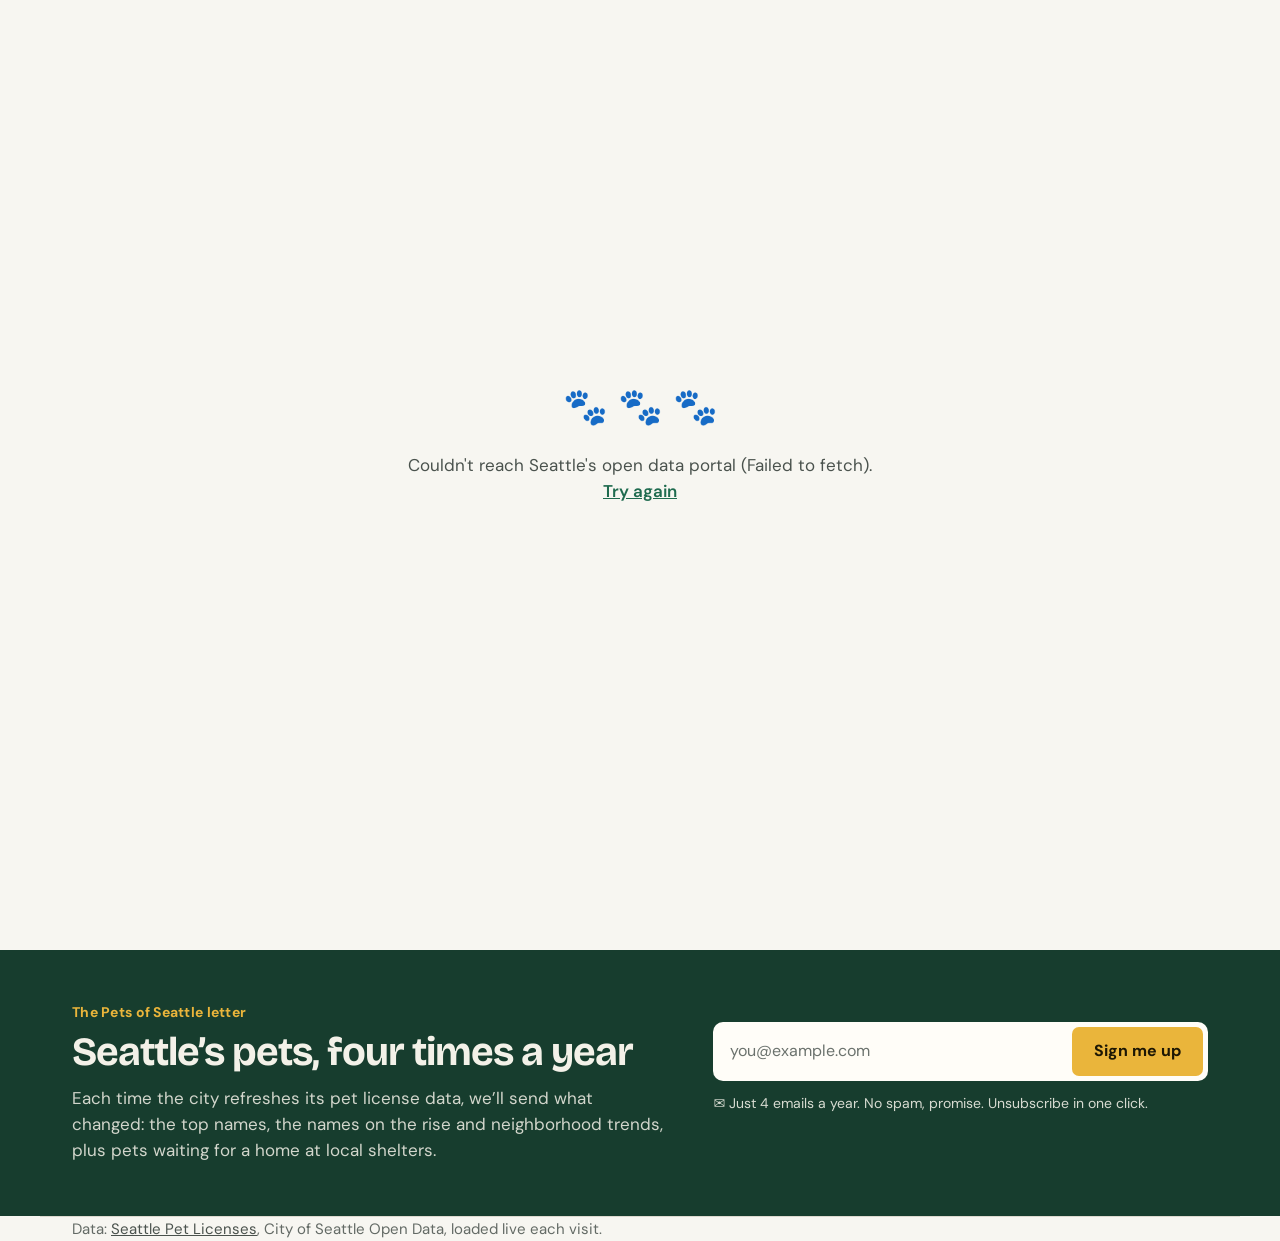
<file: dogs-vs-cats.html>
<!doctype html>
<html lang="en">
<head>
<meta charset="utf-8">
<meta name="viewport" content="width=device-width, initial-scale=1">
<title>Dog Names vs. Cat Names in Seattle · Pets of Seattle</title>
<meta name="description" content="Which Seattle pet names lean dog and which lean cat, among names shared by at least 20 licensed pets.">
<link rel="canonical" href="https://petsofseattle.org/dogs-vs-cats">
<meta property="og:type" content="website">
<meta property="og:site_name" content="Pets of Seattle">
<meta property="og:url" content="https://petsofseattle.org/dogs-vs-cats">
<meta property="og:title" content="Seattle's doggiest and cattiest names">
<meta property="og:description" content="Which Seattle pet names lean dog and which lean cat, among names shared by at least 20 licensed pets.">
<meta property="og:image" content="https://petsofseattle.org/art/og.jpg">
<meta property="og:image:width" content="1200">
<meta property="og:image:height" content="630">
<meta property="og:image:alt" content="Watercolor drawings of a yellow Labrador and a brown tabby cat in front of the Space Needle and Mount Rainier">
<meta name="twitter:card" content="summary_large_image">
<link rel="icon" href="art/favicon.svg" type="image/svg+xml">
<link rel="apple-touch-icon" href="art/apple-touch-icon.png">
<meta name="theme-color" content="#173d2e">
<script type="application/ld+json">{"@context": "https://schema.org", "@graph": [{"@type": "WebSite", "@id": "https://petsofseattle.org/#website", "name": "Pets of Seattle", "url": "https://petsofseattle.org/", "inLanguage": "en-US"}, {"@type": "WebPage", "name": "Dog Names vs. Cat Names in Seattle · Pets of Seattle", "url": "https://petsofseattle.org/dogs-vs-cats", "isPartOf": {"@id": "https://petsofseattle.org/#website"}}]}</script>
<link rel="preconnect" href="https://fonts.googleapis.com">
<link rel="preconnect" href="https://fonts.gstatic.com" crossorigin>
<link href="https://fonts.googleapis.com/css2?family=Bricolage+Grotesque:opsz,wght@12..96,500..800&family=DM+Sans:opsz,wght@9..40,400..700&family=Patrick+Hand&display=swap" rel="stylesheet">
<link rel="stylesheet" href="style.css?v=40">
<script src="track.js"></script>
<script src="nav.js?v=1" defer></script>
</head>
<body>
<div id="loading"><div><div class="paws"><span>🐾</span><span>🐾</span><span>🐾</span></div><p id="loadmsg">Fetching every licensed pet in Seattle…</p></div></div>
<div id="tip"></div>

<nav class="nav" aria-label="Site">
  <div class="wrap">
    <a class="brand" href="./">
      <svg width="28" height="28" viewBox="0 0 28 28" aria-hidden="true" fill="#eab53b"><g transform="translate(8.5 18.5) rotate(-14) scale(1)"><ellipse cx="0" cy="3" rx="4.2" ry="3.6"/><ellipse cx="-4.6" cy="-2.6" rx="1.6" ry="2.1" transform="rotate(-20 -4.6 -2.6)"/><ellipse cx="-1.6" cy="-5.4" rx="1.6" ry="2.2"/><ellipse cx="1.8" cy="-5.4" rx="1.6" ry="2.2"/><ellipse cx="4.8" cy="-2.6" rx="1.6" ry="2.1" transform="rotate(20 4.8 -2.6)"/></g><g transform="translate(19.5 8.5) rotate(-14) scale(0.85)"><ellipse cx="0" cy="3" rx="4.2" ry="3.6"/><ellipse cx="-4.6" cy="-2.6" rx="1.6" ry="2.1" transform="rotate(-20 -4.6 -2.6)"/><ellipse cx="-1.6" cy="-5.4" rx="1.6" ry="2.2"/><ellipse cx="1.8" cy="-5.4" rx="1.6" ry="2.2"/><ellipse cx="4.8" cy="-2.6" rx="1.6" ry="2.1" transform="rotate(20 4.8 -2.6)"/></g></svg>
      <span class="brand-name">Pets of Seattle</span>
    </a>
    <div class="nav-links">
      <a href="names">Names</a>
      <a href="map">Map</a>
      <a href="breeds">Breeds</a>
      <a href="dogs-vs-cats" aria-current="page">Dogs vs. cats</a>
      <a href="licenses">Licenses</a>
      <a href="meet">Meet a pet</a>
      <a href="your-pet">Your pet</a>
    </div>
    <button class="menu-btn" id="menuBtn" type="button" aria-expanded="false" aria-controls="navMenu"><svg width="18" height="18" viewBox="0 0 18 18" aria-hidden="true"><path d="M2 4.5h14M2 9h14M2 13.5h14" stroke="currentColor" stroke-width="2" stroke-linecap="round"/></svg>Menu</button>
    <a class="cta" href="adopt">Adopt</a>
  </div>
  <div class="nav-menu" id="navMenu" hidden>
    <div class="wrap menu-grid">
      <a class="menu-tile" href="./"><span class="e" aria-hidden="true">🐾</span><b>Home</b></a>
      <a class="menu-tile" href="names"><span class="e" aria-hidden="true">🏷️</span><b>Names</b></a>
      <a class="menu-tile" href="map"><span class="e" aria-hidden="true">🗺️</span><b>Map</b></a>
      <a class="menu-tile" href="breeds"><span class="e" aria-hidden="true">🐕</span><b>Breeds</b></a>
      <a class="menu-tile" href="dogs-vs-cats" aria-current="page"><span class="e" aria-hidden="true">⚖️</span><b>Dogs vs. cats</b></a>
      <a class="menu-tile" href="licenses"><span class="e" aria-hidden="true">📅</span><b>Licenses</b></a>
      <a class="menu-tile" href="meet"><span class="e" aria-hidden="true">🎲</span><b>Meet a pet</b></a>
      <a class="menu-tile" href="your-pet"><span class="e" aria-hidden="true">🔍</span><b>Your pet</b></a>
    </div>
  </div>
</nav>

<header class="wrap page-head">
  <h1 class="page-title">Dog names, cat names</h1>
  <p class="lede">Among names shared by at least 20 pets, the ones that lean hardest one way. Overall, <b id="dogShare"></b> of Seattle's licensed dogs and cats are dogs.</p>
</header>

<div class="filters">
  <div class="wrap">
    <span class="viewing">Viewing</span>
    <div class="chips" id="speciesChips"></div>
    <select id="speciesSel" class="sp-sel" aria-label="Which pets"></select>
    <select id="zipSel" aria-label="Neighborhood"></select>
    <div class="spacer"></div>
    <span class="status" id="status"></span>
  </div>
</div>

<main class="wrap page-main">
  <section class="sec" id="vs">
    <div class="grid2">
      <div class="panel"><h3>🐶 The doggiest names</h3><div id="vsDog"></div></div>
      <div class="panel"><h3>🐱 The cattiest names</h3><div id="vsCat"></div></div>
    </div>
  </section>
</main>

<section class="wrap explore" aria-labelledby="exploreTitle">
  <h2 id="exploreTitle">Keep exploring</h2>
  <div class="explore-grid">
    <a class="ex-tile" href="./"><span class="e" aria-hidden="true">✨</span><b>Check a name</b><span class="t">How many Seattle pets share your pet's name?</span></a>
    <a class="ex-tile" href="names"><span class="e" aria-hidden="true">🏷️</span><b>Names</b><span class="t" id="rpNames">Luna leads, worn by 358 pets</span></a>
    <a class="ex-tile" href="map"><span class="e" aria-hidden="true">🗺️</span><b>Neighborhood map</b><span class="t" id="rpHoods">Dog vs. cat neighborhoods, ZIP by ZIP</span></a>
    <a class="ex-tile" href="breeds"><span class="e" aria-hidden="true">🐕</span><b>Breeds</b><span class="t" id="rpBreeds">Labs lead the dogs, Domestic Shorthairs the cats</span></a>
    <a class="ex-tile" href="licenses"><span class="e" aria-hidden="true">📅</span><b>Licenses</b><span class="t" id="rpLic">76% of active licenses issued in 2026</span></a>
    <a class="ex-tile" href="meet"><span class="e" aria-hidden="true">🎲</span><b>Meet a pet</b><span class="t" id="rpMeet">A random pet, plus 11 goats and 3 pigs</span></a>
    <a class="ex-tile" href="your-pet"><span class="e" aria-hidden="true">🔍</span><b>Your pet</b><span class="t">Match breed, neighborhood and name</span></a>
    <a class="ex-tile" href="adopt"><span class="e" aria-hidden="true">🏠</span><b>Adopt</b><span class="t">Pets waiting for a home near Seattle</span></a>
  </div>
</section>

<section class="news" id="newsletter" aria-labelledby="newsTitle">
  <div class="wrap news-inner">
    <div class="news-copy">
      <p class="news-eyebrow">The Pets of Seattle letter</p>
      <h2 id="newsTitle">Seattle&rsquo;s pets, four times a year</h2>
      <p>Each time the city refreshes its pet license data, we&rsquo;ll send what changed: the top names, the names on the rise and neighborhood trends, plus pets waiting for a home at local shelters.</p>
    </div>
    <form class="news-form" data-news-form data-source="dogs-vs-cats" novalidate>
      <label class="sr" for="newsEmail">Email address</label>
      <div class="news-row">
        <input type="email" name="email" id="newsEmail" placeholder="you@example.com" autocomplete="email" required>
        <button type="submit" class="checkbtn">Sign me up</button>
      </div>
      <p class="news-promise">✉️ Just 4 emails a year. No spam, promise. Unsubscribe in one click.</p>
      <p class="news-msg" role="status" aria-live="polite"></p>
    </form>
  </div>
</section>

<footer class="wrap">
  Data: <a href="https://data.seattle.gov/City-Administration/Seattle-Pet-Licenses/jguv-t9rb" target="_blank" rel="noopener">Seattle Pet Licenses</a>, City of Seattle Open Data, loaded live each visit. <span id="asof"></span>
</footer>

<script src="app.js?v=3"></script>
<script src="newsletter.js"></script>
</body>
</html>
</file>
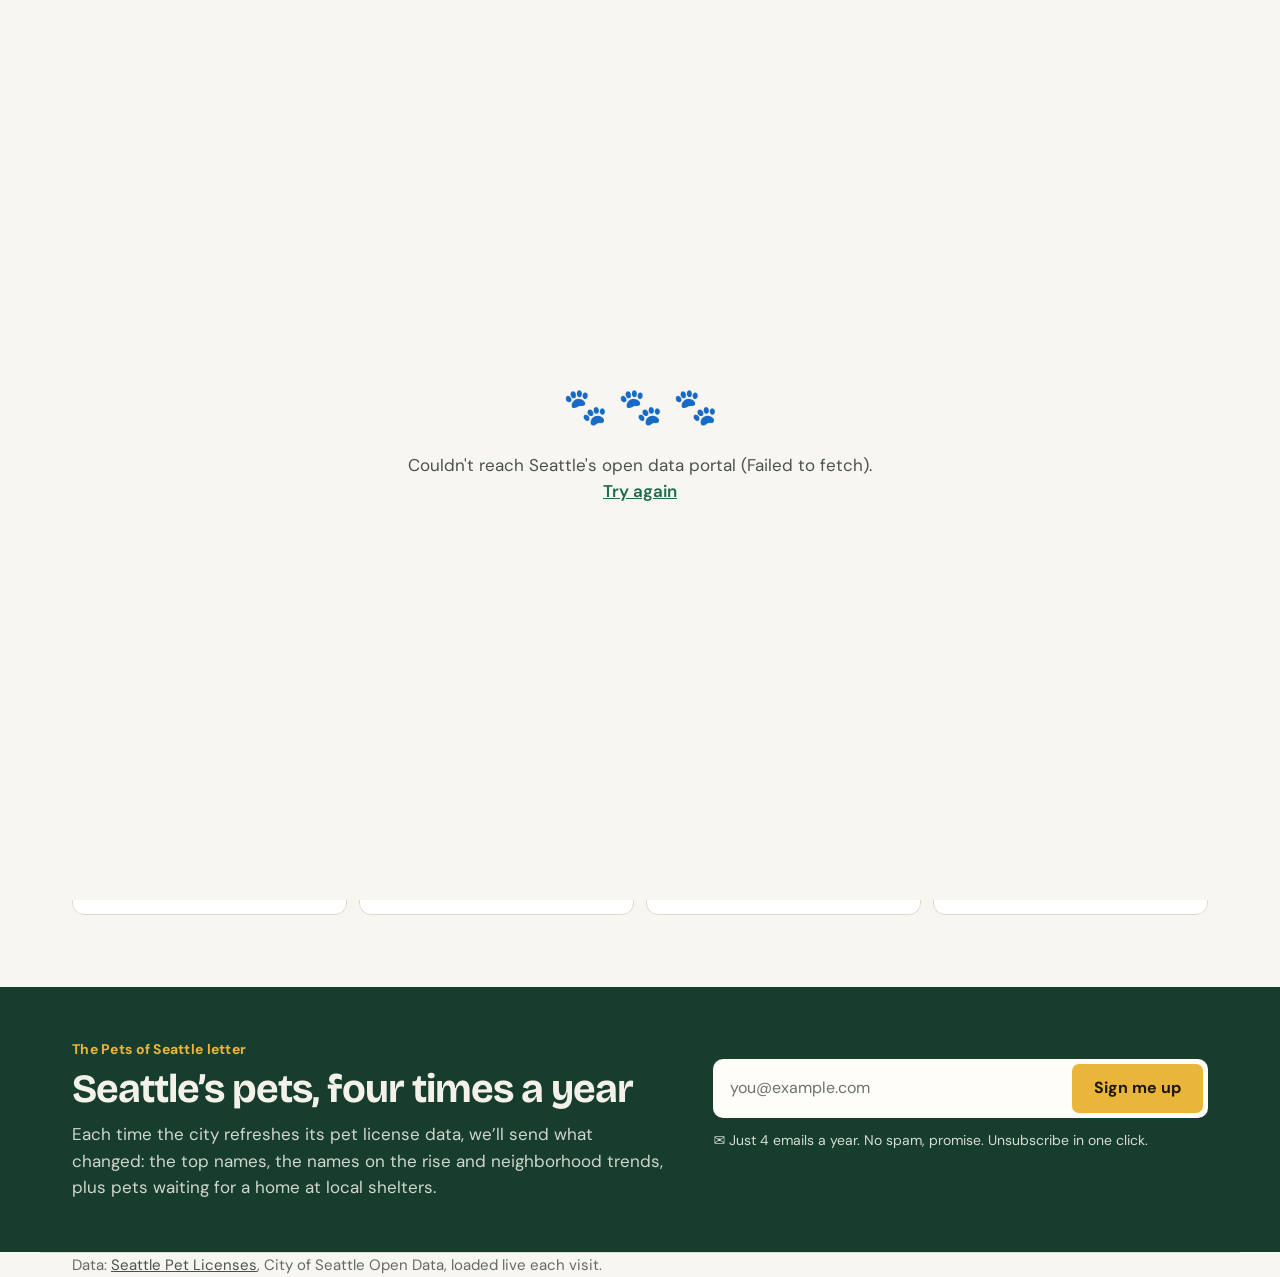
<file: licenses.html>
<!doctype html>
<html lang="en">
<head>
<meta charset="utf-8">
<meta name="viewport" content="width=device-width, initial-scale=1">
<title>Seattle Pet Licenses by Month · Pets of Seattle</title>
<meta name="description" content="When Seattle's active pet licenses were issued, month by month, and what the city's license data does and doesn't include.">
<link rel="canonical" href="https://petsofseattle.org/licenses">
<meta property="og:type" content="website">
<meta property="og:site_name" content="Pets of Seattle">
<meta property="og:url" content="https://petsofseattle.org/licenses">
<meta property="og:title" content="When Seattle's pets got licensed">
<meta property="og:description" content="When Seattle's active pet licenses were issued, month by month, and what the city's license data does and doesn't include.">
<meta property="og:image" content="https://petsofseattle.org/art/og.jpg">
<meta property="og:image:width" content="1200">
<meta property="og:image:height" content="630">
<meta property="og:image:alt" content="Watercolor drawings of a yellow Labrador and a brown tabby cat in front of the Space Needle and Mount Rainier">
<meta name="twitter:card" content="summary_large_image">
<link rel="icon" href="art/favicon.svg" type="image/svg+xml">
<link rel="apple-touch-icon" href="art/apple-touch-icon.png">
<meta name="theme-color" content="#173d2e">
<script type="application/ld+json">{"@context": "https://schema.org", "@graph": [{"@type": "WebSite", "@id": "https://petsofseattle.org/#website", "name": "Pets of Seattle", "url": "https://petsofseattle.org/", "inLanguage": "en-US"}, {"@type": "WebPage", "name": "Seattle Pet Licenses by Month · Pets of Seattle", "url": "https://petsofseattle.org/licenses", "isPartOf": {"@id": "https://petsofseattle.org/#website"}}]}</script>
<link rel="preconnect" href="https://fonts.googleapis.com">
<link rel="preconnect" href="https://fonts.gstatic.com" crossorigin>
<link href="https://fonts.googleapis.com/css2?family=Bricolage+Grotesque:opsz,wght@12..96,500..800&family=DM+Sans:opsz,wght@9..40,400..700&family=Patrick+Hand&display=swap" rel="stylesheet">
<link rel="stylesheet" href="style.css?v=40">
<script src="track.js"></script>
<script src="nav.js?v=1" defer></script>
</head>
<body>
<div id="loading"><div><div class="paws"><span>🐾</span><span>🐾</span><span>🐾</span></div><p id="loadmsg">Fetching every licensed pet in Seattle…</p></div></div>
<div id="tip"></div>

<nav class="nav" aria-label="Site">
  <div class="wrap">
    <a class="brand" href="./">
      <svg width="28" height="28" viewBox="0 0 28 28" aria-hidden="true" fill="#eab53b"><g transform="translate(8.5 18.5) rotate(-14) scale(1)"><ellipse cx="0" cy="3" rx="4.2" ry="3.6"/><ellipse cx="-4.6" cy="-2.6" rx="1.6" ry="2.1" transform="rotate(-20 -4.6 -2.6)"/><ellipse cx="-1.6" cy="-5.4" rx="1.6" ry="2.2"/><ellipse cx="1.8" cy="-5.4" rx="1.6" ry="2.2"/><ellipse cx="4.8" cy="-2.6" rx="1.6" ry="2.1" transform="rotate(20 4.8 -2.6)"/></g><g transform="translate(19.5 8.5) rotate(-14) scale(0.85)"><ellipse cx="0" cy="3" rx="4.2" ry="3.6"/><ellipse cx="-4.6" cy="-2.6" rx="1.6" ry="2.1" transform="rotate(-20 -4.6 -2.6)"/><ellipse cx="-1.6" cy="-5.4" rx="1.6" ry="2.2"/><ellipse cx="1.8" cy="-5.4" rx="1.6" ry="2.2"/><ellipse cx="4.8" cy="-2.6" rx="1.6" ry="2.1" transform="rotate(20 4.8 -2.6)"/></g></svg>
      <span class="brand-name">Pets of Seattle</span>
    </a>
    <div class="nav-links">
      <a href="names">Names</a>
      <a href="map">Map</a>
      <a href="breeds">Breeds</a>
      <a href="dogs-vs-cats">Dogs vs. cats</a>
      <a href="licenses" aria-current="page">Licenses</a>
      <a href="meet">Meet a pet</a>
      <a href="your-pet">Your pet</a>
    </div>
    <button class="menu-btn" id="menuBtn" type="button" aria-expanded="false" aria-controls="navMenu"><svg width="18" height="18" viewBox="0 0 18 18" aria-hidden="true"><path d="M2 4.5h14M2 9h14M2 13.5h14" stroke="currentColor" stroke-width="2" stroke-linecap="round"/></svg>Menu</button>
    <a class="cta" href="adopt">Adopt</a>
  </div>
  <div class="nav-menu" id="navMenu" hidden>
    <div class="wrap menu-grid">
      <a class="menu-tile" href="./"><span class="e" aria-hidden="true">🐾</span><b>Home</b></a>
      <a class="menu-tile" href="names"><span class="e" aria-hidden="true">🏷️</span><b>Names</b></a>
      <a class="menu-tile" href="map"><span class="e" aria-hidden="true">🗺️</span><b>Map</b></a>
      <a class="menu-tile" href="breeds"><span class="e" aria-hidden="true">🐕</span><b>Breeds</b></a>
      <a class="menu-tile" href="dogs-vs-cats"><span class="e" aria-hidden="true">⚖️</span><b>Dogs vs. cats</b></a>
      <a class="menu-tile" href="licenses" aria-current="page"><span class="e" aria-hidden="true">📅</span><b>Licenses</b></a>
      <a class="menu-tile" href="meet"><span class="e" aria-hidden="true">🎲</span><b>Meet a pet</b></a>
      <a class="menu-tile" href="your-pet"><span class="e" aria-hidden="true">🔍</span><b>Your pet</b></a>
    </div>
  </div>
</nav>

<header class="wrap page-head">
  <h1 class="page-title">When they got licensed</h1>
  <p class="lede" id="timeLede">This data only includes licenses that are still active, so it skews recent: <b>76%</b> of today's active licenses were issued in 2026. The busiest month was <b>May 2026</b>, with <b>3,725</b> new licenses.</p>
</header>

<div class="filters">
  <div class="wrap">
    <span class="viewing">Viewing</span>
    <div class="chips" id="speciesChips"></div>
    <select id="speciesSel" class="sp-sel" aria-label="Which pets"></select>
    <select id="zipSel" aria-label="Neighborhood"></select>
    <div class="spacer"></div>
    <span class="status" id="status"></span>
  </div>
</div>

<main class="wrap page-main">
  <section class="sec" id="licenses">
    <div class="split">
      <div class="panel"><h3>Active licenses by issue month</h3><div id="timeline"></div></div>
      <div class="aside">
        <h3>Reading this chart</h3>
        <p id="timeSub"></p>
        <ul class="facts" id="timeFacts"></ul>
      </div>
    </div>
  </section>
</main>

<section class="wrap explore" aria-labelledby="exploreTitle">
  <h2 id="exploreTitle">Keep exploring</h2>
  <div class="explore-grid">
    <a class="ex-tile" href="./"><span class="e" aria-hidden="true">✨</span><b>Check a name</b><span class="t">How many Seattle pets share your pet's name?</span></a>
    <a class="ex-tile" href="names"><span class="e" aria-hidden="true">🏷️</span><b>Names</b><span class="t" id="rpNames">Luna leads, worn by 358 pets</span></a>
    <a class="ex-tile" href="map"><span class="e" aria-hidden="true">🗺️</span><b>Neighborhood map</b><span class="t" id="rpHoods">Dog vs. cat neighborhoods, ZIP by ZIP</span></a>
    <a class="ex-tile" href="breeds"><span class="e" aria-hidden="true">🐕</span><b>Breeds</b><span class="t" id="rpBreeds">Labs lead the dogs, Domestic Shorthairs the cats</span></a>
    <a class="ex-tile" href="dogs-vs-cats"><span class="e" aria-hidden="true">⚖️</span><b>Dogs vs. cats</b><span class="t" id="rpVs">About 2 dogs for every cat</span></a>
    <a class="ex-tile" href="meet"><span class="e" aria-hidden="true">🎲</span><b>Meet a pet</b><span class="t" id="rpMeet">A random pet, plus 11 goats and 3 pigs</span></a>
    <a class="ex-tile" href="your-pet"><span class="e" aria-hidden="true">🔍</span><b>Your pet</b><span class="t">Match breed, neighborhood and name</span></a>
    <a class="ex-tile" href="adopt"><span class="e" aria-hidden="true">🏠</span><b>Adopt</b><span class="t">Pets waiting for a home near Seattle</span></a>
  </div>
</section>

<section class="news" id="newsletter" aria-labelledby="newsTitle">
  <div class="wrap news-inner">
    <div class="news-copy">
      <p class="news-eyebrow">The Pets of Seattle letter</p>
      <h2 id="newsTitle">Seattle&rsquo;s pets, four times a year</h2>
      <p>Each time the city refreshes its pet license data, we&rsquo;ll send what changed: the top names, the names on the rise and neighborhood trends, plus pets waiting for a home at local shelters.</p>
    </div>
    <form class="news-form" data-news-form data-source="licenses" novalidate>
      <label class="sr" for="newsEmail">Email address</label>
      <div class="news-row">
        <input type="email" name="email" id="newsEmail" placeholder="you@example.com" autocomplete="email" required>
        <button type="submit" class="checkbtn">Sign me up</button>
      </div>
      <p class="news-promise">✉️ Just 4 emails a year. No spam, promise. Unsubscribe in one click.</p>
      <p class="news-msg" role="status" aria-live="polite"></p>
    </form>
  </div>
</section>

<footer class="wrap">
  Data: <a href="https://data.seattle.gov/City-Administration/Seattle-Pet-Licenses/jguv-t9rb" target="_blank" rel="noopener">Seattle Pet Licenses</a>, City of Seattle Open Data, loaded live each visit. <span id="asof"></span>
</footer>

<script src="app.js?v=3"></script>
<script src="newsletter.js"></script>
</body>
</html>
</file>
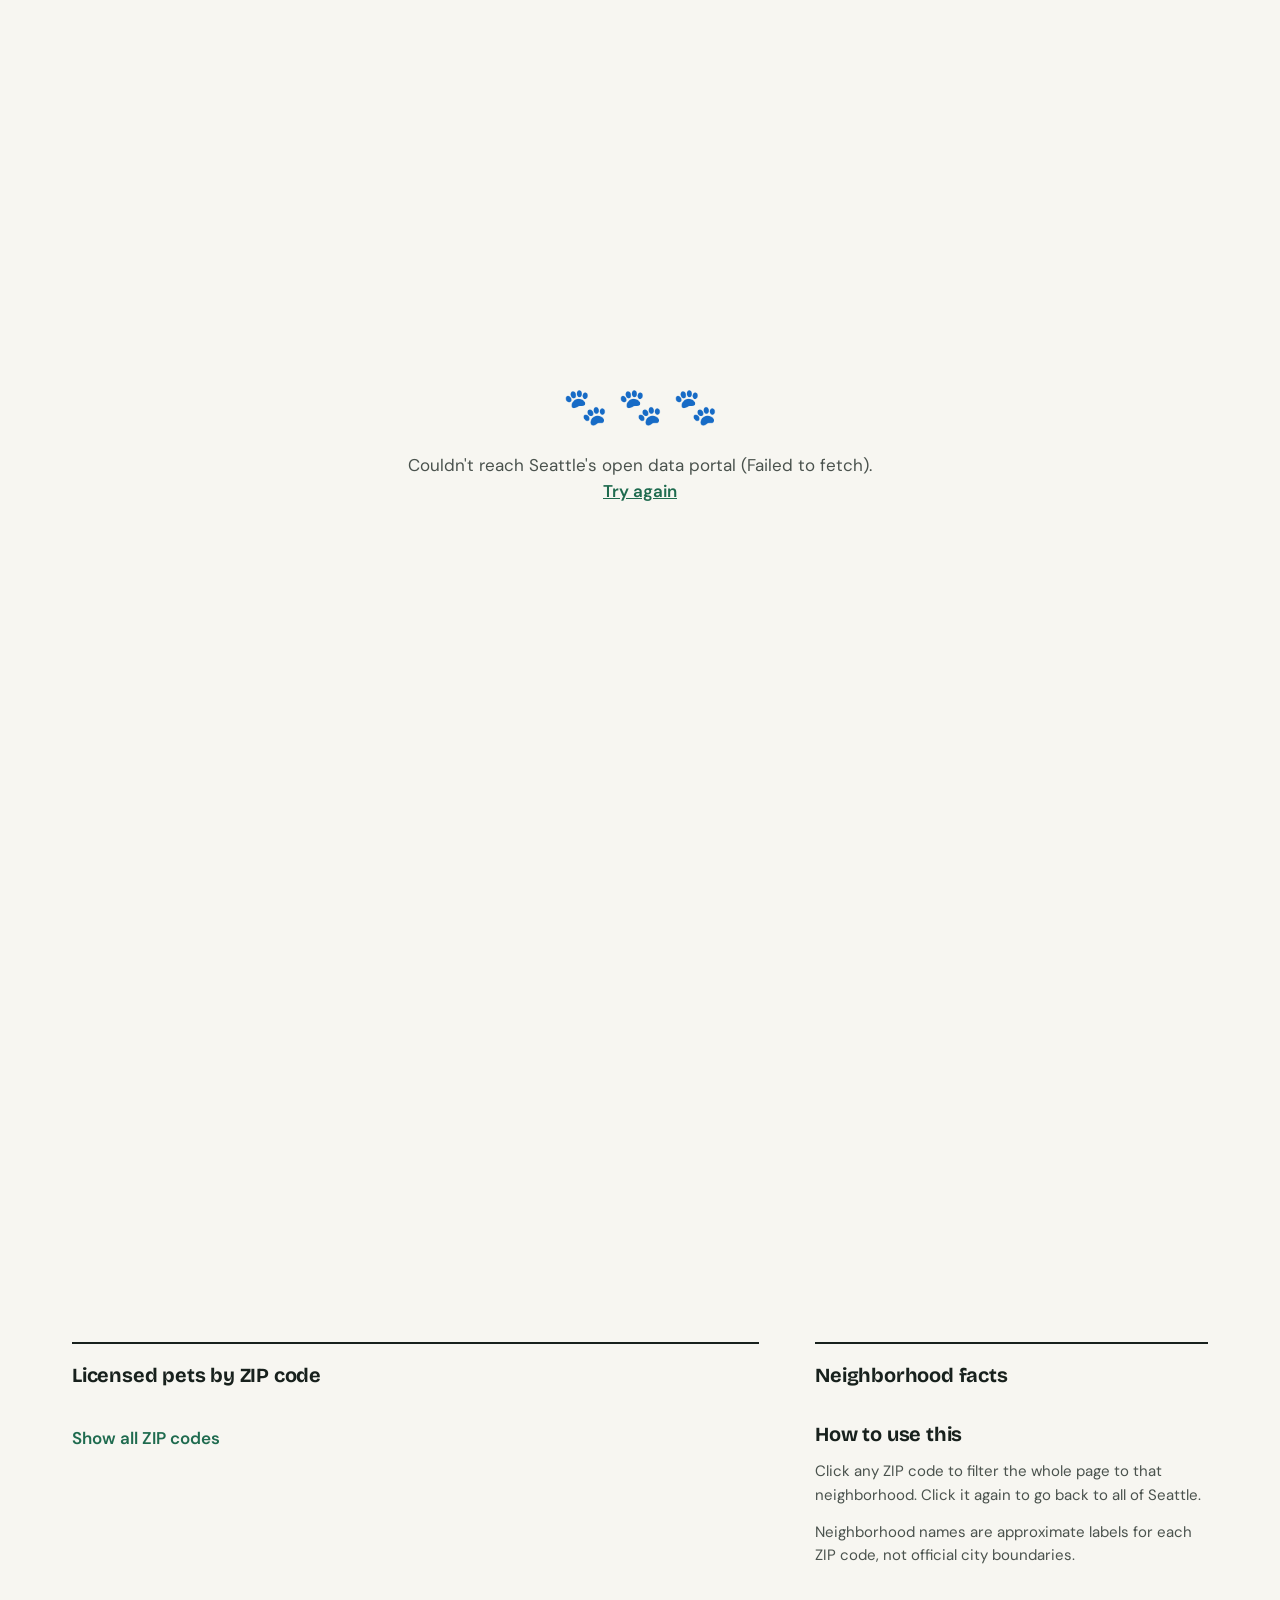
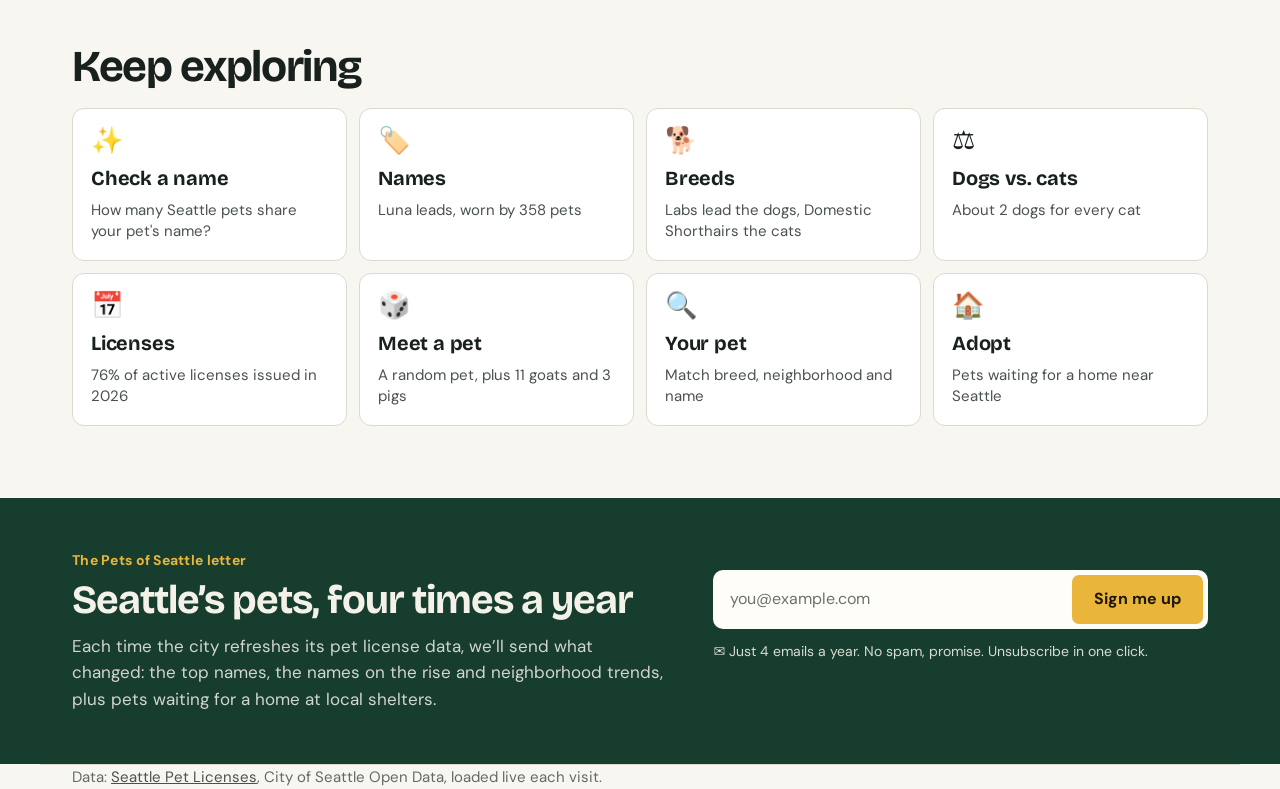
<file: map.html>
<!doctype html>
<html lang="en">
<head>
<meta charset="utf-8">
<meta name="viewport" content="width=device-width, initial-scale=1">
<title>Seattle Pets by Neighborhood Map · Pets of Seattle</title>
<meta name="description" content="Map of Seattle's licensed pets by ZIP code: dog neighborhoods vs. cat neighborhoods, pets per 1,000 residents, and each area's top name and signature breed.">
<link rel="canonical" href="https://petsofseattle.org/map">
<meta property="og:type" content="website">
<meta property="og:site_name" content="Pets of Seattle">
<meta property="og:url" content="https://petsofseattle.org/map">
<meta property="og:title" content="Seattle's pets, neighborhood by neighborhood">
<meta property="og:description" content="Map of Seattle's licensed pets by ZIP code: dog neighborhoods vs. cat neighborhoods, pets per 1,000 residents, and each area's top name and signature breed.">
<meta property="og:image" content="https://petsofseattle.org/art/og.jpg">
<meta property="og:image:width" content="1200">
<meta property="og:image:height" content="630">
<meta property="og:image:alt" content="Watercolor drawings of a yellow Labrador and a brown tabby cat in front of the Space Needle and Mount Rainier">
<meta name="twitter:card" content="summary_large_image">
<link rel="icon" href="art/favicon.svg" type="image/svg+xml">
<link rel="apple-touch-icon" href="art/apple-touch-icon.png">
<meta name="theme-color" content="#173d2e">
<script type="application/ld+json">{"@context": "https://schema.org", "@graph": [{"@type": "WebSite", "@id": "https://petsofseattle.org/#website", "name": "Pets of Seattle", "url": "https://petsofseattle.org/", "inLanguage": "en-US"}, {"@type": "WebPage", "name": "Seattle Pets by Neighborhood Map · Pets of Seattle", "url": "https://petsofseattle.org/map", "isPartOf": {"@id": "https://petsofseattle.org/#website"}}]}</script>
<link rel="preconnect" href="https://fonts.googleapis.com">
<link rel="preconnect" href="https://fonts.gstatic.com" crossorigin>
<link href="https://fonts.googleapis.com/css2?family=Bricolage+Grotesque:opsz,wght@12..96,500..800&family=DM+Sans:opsz,wght@9..40,400..700&family=Patrick+Hand&display=swap" rel="stylesheet">
<link rel="stylesheet" href="style.css?v=40">
<script src="track.js"></script>
<script src="nav.js?v=1" defer></script>
</head>
<body>
<div id="loading"><div><div class="paws"><span>🐾</span><span>🐾</span><span>🐾</span></div><p id="loadmsg">Fetching every licensed pet in Seattle…</p></div></div>
<div id="tip"></div>

<nav class="nav" aria-label="Site">
  <div class="wrap">
    <a class="brand" href="./">
      <svg width="28" height="28" viewBox="0 0 28 28" aria-hidden="true" fill="#eab53b"><g transform="translate(8.5 18.5) rotate(-14) scale(1)"><ellipse cx="0" cy="3" rx="4.2" ry="3.6"/><ellipse cx="-4.6" cy="-2.6" rx="1.6" ry="2.1" transform="rotate(-20 -4.6 -2.6)"/><ellipse cx="-1.6" cy="-5.4" rx="1.6" ry="2.2"/><ellipse cx="1.8" cy="-5.4" rx="1.6" ry="2.2"/><ellipse cx="4.8" cy="-2.6" rx="1.6" ry="2.1" transform="rotate(20 4.8 -2.6)"/></g><g transform="translate(19.5 8.5) rotate(-14) scale(0.85)"><ellipse cx="0" cy="3" rx="4.2" ry="3.6"/><ellipse cx="-4.6" cy="-2.6" rx="1.6" ry="2.1" transform="rotate(-20 -4.6 -2.6)"/><ellipse cx="-1.6" cy="-5.4" rx="1.6" ry="2.2"/><ellipse cx="1.8" cy="-5.4" rx="1.6" ry="2.2"/><ellipse cx="4.8" cy="-2.6" rx="1.6" ry="2.1" transform="rotate(20 4.8 -2.6)"/></g></svg>
      <span class="brand-name">Pets of Seattle</span>
    </a>
    <div class="nav-links">
      <a href="names">Names</a>
      <a href="map" aria-current="page">Map</a>
      <a href="breeds">Breeds</a>
      <a href="dogs-vs-cats">Dogs vs. cats</a>
      <a href="licenses">Licenses</a>
      <a href="meet">Meet a pet</a>
      <a href="your-pet">Your pet</a>
    </div>
    <button class="menu-btn" id="menuBtn" type="button" aria-expanded="false" aria-controls="navMenu"><svg width="18" height="18" viewBox="0 0 18 18" aria-hidden="true"><path d="M2 4.5h14M2 9h14M2 13.5h14" stroke="currentColor" stroke-width="2" stroke-linecap="round"/></svg>Menu</button>
    <a class="cta" href="adopt">Adopt</a>
  </div>
  <div class="nav-menu" id="navMenu" hidden>
    <div class="wrap menu-grid">
      <a class="menu-tile" href="./"><span class="e" aria-hidden="true">🐾</span><b>Home</b></a>
      <a class="menu-tile" href="names"><span class="e" aria-hidden="true">🏷️</span><b>Names</b></a>
      <a class="menu-tile" href="map" aria-current="page"><span class="e" aria-hidden="true">🗺️</span><b>Map</b></a>
      <a class="menu-tile" href="breeds"><span class="e" aria-hidden="true">🐕</span><b>Breeds</b></a>
      <a class="menu-tile" href="dogs-vs-cats"><span class="e" aria-hidden="true">⚖️</span><b>Dogs vs. cats</b></a>
      <a class="menu-tile" href="licenses"><span class="e" aria-hidden="true">📅</span><b>Licenses</b></a>
      <a class="menu-tile" href="meet"><span class="e" aria-hidden="true">🎲</span><b>Meet a pet</b></a>
      <a class="menu-tile" href="your-pet"><span class="e" aria-hidden="true">🔍</span><b>Your pet</b></a>
    </div>
  </div>
</nav>

<header class="wrap page-head">
  <h1 class="page-title">Seattle, neighborhood by neighborhood</h1>
  <p class="lede" id="hoodsLede"><b>98115</b> (Wedgwood / Ravenna / View Ridge) has more licensed pets than any other ZIP code: <b>3,500</b>. North Seattle dominates the top of the list, with 98103 (Fremont / Wallingford / Green Lake) and 98117 (Crown Hill / North Ballard) close behind.</p>
</header>

<div class="filters">
  <div class="wrap">
    <span class="viewing">Viewing</span>
    <div class="chips" id="speciesChips"></div>
    <select id="speciesSel" class="sp-sel" aria-label="Which pets"></select>
    <select id="zipSel" aria-label="Neighborhood"></select>
    <div class="spacer"></div>
    <span class="status" id="status"></span>
  </div>
</div>

<main class="wrap page-main">
  <section class="sec" id="hoods">
    <div class="map-block" id="mapBlock">
      <div class="map-controls">
        <div class="seg" role="radiogroup" aria-label="Map view" id="mapView">
          <button type="button" role="radio" data-v="lean">Dogs vs. cats</button>
          <button type="button" role="radio" data-v="rate">Pets per 1,000 residents</button>
          <button type="button" role="radio" data-v="name">Top name</button>
          <button type="button" role="radio" data-v="breed">Signature breed</button>
        </div>
      </div>
      <div class="map-grid">
        <figure class="map-fig">
          <svg id="cityMap" role="group" aria-label="Map of Seattle neighborhoods by ZIP code" preserveAspectRatio="xMidYMid meet"></svg>
          <figcaption class="map-legend" id="mapLegend"></figcaption>
        </figure>
        <div class="map-side">
          <div class="map-detail" id="mapDetail" aria-live="polite"></div>
          <div class="map-rank">
            <h3 id="mapRankTitle"></h3>
            <ol class="map-list" id="mapList"></ol>
          </div>
          <p class="map-note">Map: US Census Bureau ZIP code areas and 2020 population, trimmed to Seattle's city limits and shoreline. ZIP codes that reach outside the city show only their Seattle part.</p>
        </div>
      </div>
    </div>
    <div class="split">
      <div class="panel">
        <h3>Licensed pets by ZIP code</h3>
        <div class="legend" id="zipLegend"></div>
        <div class="bars" id="zipBars"></div>
        <div style="margin-top:12px"><button class="linkbtn" id="zipMore">Show all ZIP codes</button></div>
      </div>
      <div class="aside">
        <h3>Neighborhood facts</h3>
        <ul class="facts" id="zipFacts"></ul>
        <h3 style="margin-top:28px">How to use this</h3>
        <p>Click any ZIP code to filter the whole page to that neighborhood. Click it again to go back to all of Seattle.</p>
        <p>Neighborhood names are approximate labels for each ZIP code, not official city boundaries.</p>
      </div>
    </div>
  </section>
</main>

<section class="wrap explore" aria-labelledby="exploreTitle">
  <h2 id="exploreTitle">Keep exploring</h2>
  <div class="explore-grid">
    <a class="ex-tile" href="./"><span class="e" aria-hidden="true">✨</span><b>Check a name</b><span class="t">How many Seattle pets share your pet's name?</span></a>
    <a class="ex-tile" href="names"><span class="e" aria-hidden="true">🏷️</span><b>Names</b><span class="t" id="rpNames">Luna leads, worn by 358 pets</span></a>
    <a class="ex-tile" href="breeds"><span class="e" aria-hidden="true">🐕</span><b>Breeds</b><span class="t" id="rpBreeds">Labs lead the dogs, Domestic Shorthairs the cats</span></a>
    <a class="ex-tile" href="dogs-vs-cats"><span class="e" aria-hidden="true">⚖️</span><b>Dogs vs. cats</b><span class="t" id="rpVs">About 2 dogs for every cat</span></a>
    <a class="ex-tile" href="licenses"><span class="e" aria-hidden="true">📅</span><b>Licenses</b><span class="t" id="rpLic">76% of active licenses issued in 2026</span></a>
    <a class="ex-tile" href="meet"><span class="e" aria-hidden="true">🎲</span><b>Meet a pet</b><span class="t" id="rpMeet">A random pet, plus 11 goats and 3 pigs</span></a>
    <a class="ex-tile" href="your-pet"><span class="e" aria-hidden="true">🔍</span><b>Your pet</b><span class="t">Match breed, neighborhood and name</span></a>
    <a class="ex-tile" href="adopt"><span class="e" aria-hidden="true">🏠</span><b>Adopt</b><span class="t">Pets waiting for a home near Seattle</span></a>
  </div>
</section>

<section class="news" id="newsletter" aria-labelledby="newsTitle">
  <div class="wrap news-inner">
    <div class="news-copy">
      <p class="news-eyebrow">The Pets of Seattle letter</p>
      <h2 id="newsTitle">Seattle&rsquo;s pets, four times a year</h2>
      <p>Each time the city refreshes its pet license data, we&rsquo;ll send what changed: the top names, the names on the rise and neighborhood trends, plus pets waiting for a home at local shelters.</p>
    </div>
    <form class="news-form" data-news-form data-source="map" novalidate>
      <label class="sr" for="newsEmail">Email address</label>
      <div class="news-row">
        <input type="email" name="email" id="newsEmail" placeholder="you@example.com" autocomplete="email" required>
        <button type="submit" class="checkbtn">Sign me up</button>
      </div>
      <p class="news-promise">✉️ Just 4 emails a year. No spam, promise. Unsubscribe in one click.</p>
      <p class="news-msg" role="status" aria-live="polite"></p>
    </form>
  </div>
</section>

<footer class="wrap">
  Data: <a href="https://data.seattle.gov/City-Administration/Seattle-Pet-Licenses/jguv-t9rb" target="_blank" rel="noopener">Seattle Pet Licenses</a>, City of Seattle Open Data, loaded live each visit. <span id="asof"></span>
</footer>

<script src="app.js?v=3"></script>
<script src="map.js?v=3"></script>
<script src="newsletter.js"></script>
</body>
</html>
</file>
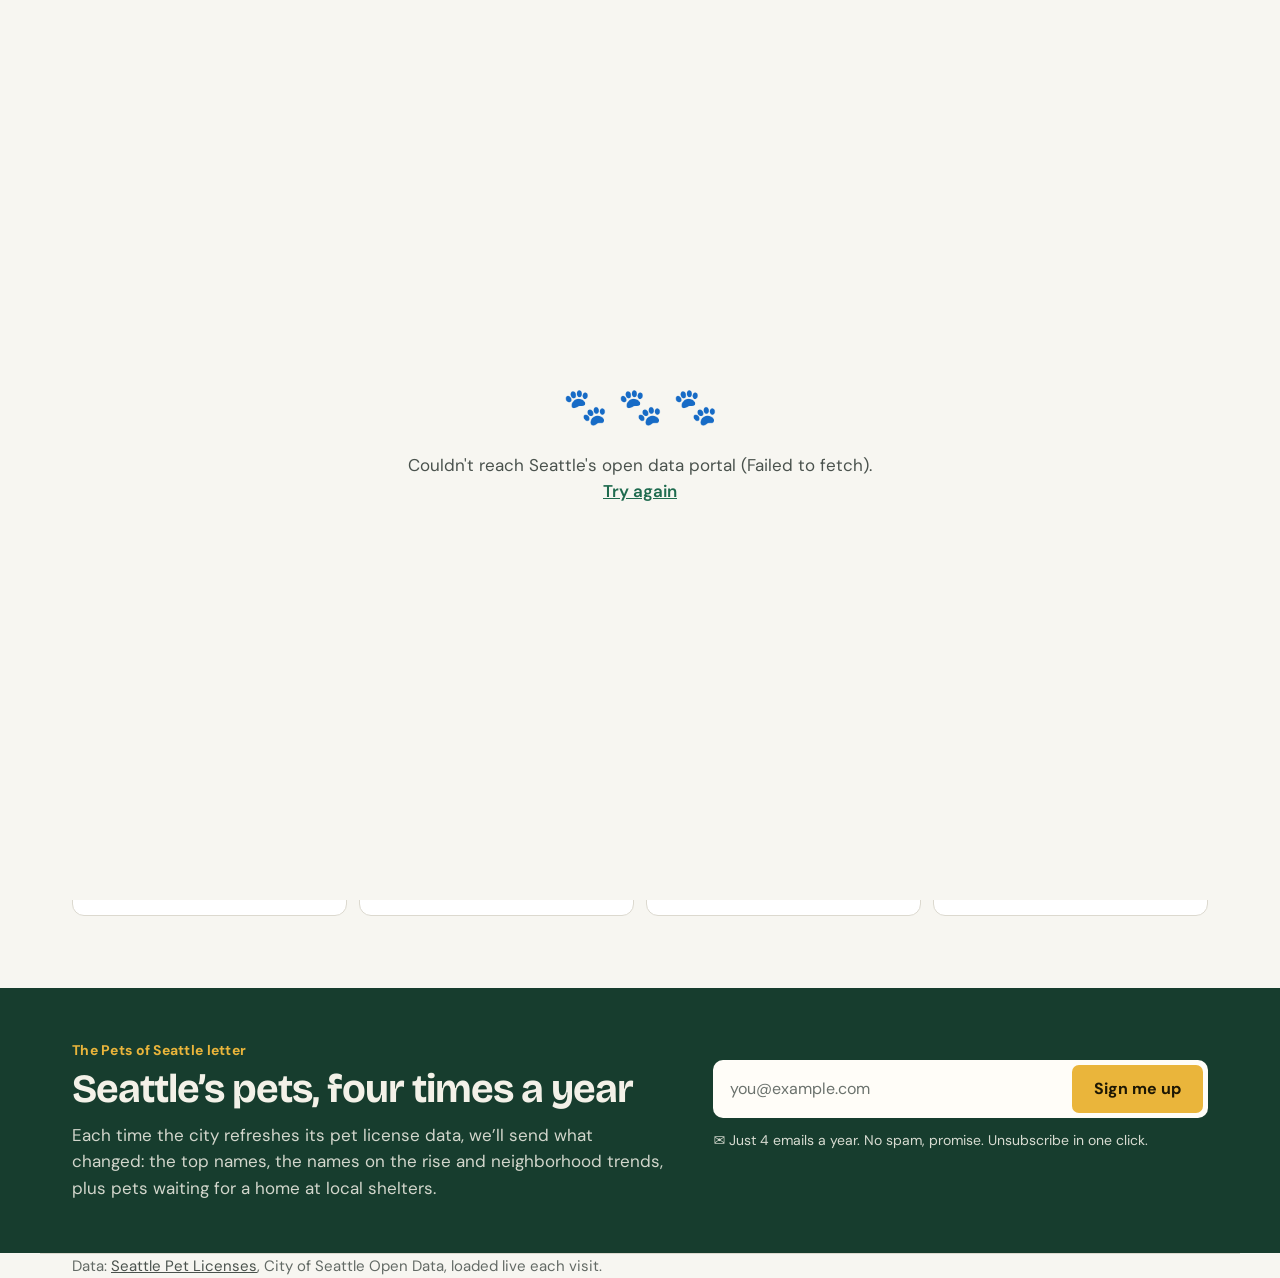
<file: meet.html>
<!doctype html>
<html lang="en">
<head>
<meta charset="utf-8">
<meta name="viewport" content="width=device-width, initial-scale=1">
<title>Meet a Seattle Pet · Pets of Seattle</title>
<meta name="description" content="Meet a real licensed Seattle pet, picked at random, plus every licensed goat and pig in the city, by name.">
<link rel="canonical" href="https://petsofseattle.org/meet">
<meta property="og:type" content="website">
<meta property="og:site_name" content="Pets of Seattle">
<meta property="og:url" content="https://petsofseattle.org/meet">
<meta property="og:title" content="Meet a Seattle pet">
<meta property="og:description" content="Meet a real licensed Seattle pet, picked at random, plus every licensed goat and pig in the city, by name.">
<meta property="og:image" content="https://petsofseattle.org/art/og.jpg">
<meta property="og:image:width" content="1200">
<meta property="og:image:height" content="630">
<meta property="og:image:alt" content="Watercolor drawings of a yellow Labrador and a brown tabby cat in front of the Space Needle and Mount Rainier">
<meta name="twitter:card" content="summary_large_image">
<link rel="icon" href="art/favicon.svg" type="image/svg+xml">
<link rel="apple-touch-icon" href="art/apple-touch-icon.png">
<meta name="theme-color" content="#173d2e">
<script type="application/ld+json">{"@context": "https://schema.org", "@graph": [{"@type": "WebSite", "@id": "https://petsofseattle.org/#website", "name": "Pets of Seattle", "url": "https://petsofseattle.org/", "inLanguage": "en-US"}, {"@type": "WebPage", "name": "Meet a Seattle Pet · Pets of Seattle", "url": "https://petsofseattle.org/meet", "isPartOf": {"@id": "https://petsofseattle.org/#website"}}]}</script>
<link rel="preconnect" href="https://fonts.googleapis.com">
<link rel="preconnect" href="https://fonts.gstatic.com" crossorigin>
<link href="https://fonts.googleapis.com/css2?family=Bricolage+Grotesque:opsz,wght@12..96,500..800&family=DM+Sans:opsz,wght@9..40,400..700&family=Patrick+Hand&display=swap" rel="stylesheet">
<link rel="stylesheet" href="style.css?v=40">
<script src="track.js"></script>
<script src="nav.js?v=1" defer></script>
</head>
<body>
<div id="loading"><div><div class="paws"><span>🐾</span><span>🐾</span><span>🐾</span></div><p id="loadmsg">Fetching every licensed pet in Seattle…</p></div></div>
<div id="tip"></div>

<nav class="nav" aria-label="Site">
  <div class="wrap">
    <a class="brand" href="./">
      <svg width="28" height="28" viewBox="0 0 28 28" aria-hidden="true" fill="#eab53b"><g transform="translate(8.5 18.5) rotate(-14) scale(1)"><ellipse cx="0" cy="3" rx="4.2" ry="3.6"/><ellipse cx="-4.6" cy="-2.6" rx="1.6" ry="2.1" transform="rotate(-20 -4.6 -2.6)"/><ellipse cx="-1.6" cy="-5.4" rx="1.6" ry="2.2"/><ellipse cx="1.8" cy="-5.4" rx="1.6" ry="2.2"/><ellipse cx="4.8" cy="-2.6" rx="1.6" ry="2.1" transform="rotate(20 4.8 -2.6)"/></g><g transform="translate(19.5 8.5) rotate(-14) scale(0.85)"><ellipse cx="0" cy="3" rx="4.2" ry="3.6"/><ellipse cx="-4.6" cy="-2.6" rx="1.6" ry="2.1" transform="rotate(-20 -4.6 -2.6)"/><ellipse cx="-1.6" cy="-5.4" rx="1.6" ry="2.2"/><ellipse cx="1.8" cy="-5.4" rx="1.6" ry="2.2"/><ellipse cx="4.8" cy="-2.6" rx="1.6" ry="2.1" transform="rotate(20 4.8 -2.6)"/></g></svg>
      <span class="brand-name">Pets of Seattle</span>
    </a>
    <div class="nav-links">
      <a href="names">Names</a>
      <a href="map">Map</a>
      <a href="breeds">Breeds</a>
      <a href="dogs-vs-cats">Dogs vs. cats</a>
      <a href="licenses">Licenses</a>
      <a href="meet" aria-current="page">Meet a pet</a>
      <a href="your-pet">Your pet</a>
    </div>
    <button class="menu-btn" id="menuBtn" type="button" aria-expanded="false" aria-controls="navMenu"><svg width="18" height="18" viewBox="0 0 18 18" aria-hidden="true"><path d="M2 4.5h14M2 9h14M2 13.5h14" stroke="currentColor" stroke-width="2" stroke-linecap="round"/></svg>Menu</button>
    <a class="cta" href="adopt">Adopt</a>
  </div>
  <div class="nav-menu" id="navMenu" hidden>
    <div class="wrap menu-grid">
      <a class="menu-tile" href="./"><span class="e" aria-hidden="true">🐾</span><b>Home</b></a>
      <a class="menu-tile" href="names"><span class="e" aria-hidden="true">🏷️</span><b>Names</b></a>
      <a class="menu-tile" href="map"><span class="e" aria-hidden="true">🗺️</span><b>Map</b></a>
      <a class="menu-tile" href="breeds"><span class="e" aria-hidden="true">🐕</span><b>Breeds</b></a>
      <a class="menu-tile" href="dogs-vs-cats"><span class="e" aria-hidden="true">⚖️</span><b>Dogs vs. cats</b></a>
      <a class="menu-tile" href="licenses"><span class="e" aria-hidden="true">📅</span><b>Licenses</b></a>
      <a class="menu-tile" href="meet" aria-current="page"><span class="e" aria-hidden="true">🎲</span><b>Meet a pet</b></a>
      <a class="menu-tile" href="your-pet"><span class="e" aria-hidden="true">🔍</span><b>Your pet</b></a>
    </div>
  </div>
</nav>

<header class="wrap page-head">
  <h1 class="page-title">Meet a Seattle pet</h1>
  <p class="lede">A real licensed pet, picked at random from whatever you're viewing. Then meet the city's rarest residents.</p>
</header>

<div class="filters">
  <div class="wrap">
    <span class="viewing">Viewing</span>
    <div class="chips" id="speciesChips"></div>
    <select id="speciesSel" class="sp-sel" aria-label="Which pets"></select>
    <select id="zipSel" aria-label="Neighborhood"></select>
    <div class="spacer"></div>
    <span class="status" id="status"></span>
  </div>
</div>

<main class="wrap page-main">
  <section class="sec" id="meet">
    <div class="split meet-split">
      <div>
        <div class="petcard" id="petcard"></div>
        <div style="margin-top:20px"><button class="bigbtn" id="shuffle">🎲 Meet another pet</button></div>
      </div>
      <div class="aside">
        <h3>🐐 The goats &amp; pigs of Seattle</h3>
        <p>Every one of them, by name.</p>
        <div class="farm" id="farm"></div>
      </div>
    </div>
  </section>
</main>

<section class="wrap explore" aria-labelledby="exploreTitle">
  <h2 id="exploreTitle">Keep exploring</h2>
  <div class="explore-grid">
    <a class="ex-tile" href="./"><span class="e" aria-hidden="true">✨</span><b>Check a name</b><span class="t">How many Seattle pets share your pet's name?</span></a>
    <a class="ex-tile" href="names"><span class="e" aria-hidden="true">🏷️</span><b>Names</b><span class="t" id="rpNames">Luna leads, worn by 358 pets</span></a>
    <a class="ex-tile" href="map"><span class="e" aria-hidden="true">🗺️</span><b>Neighborhood map</b><span class="t" id="rpHoods">Dog vs. cat neighborhoods, ZIP by ZIP</span></a>
    <a class="ex-tile" href="breeds"><span class="e" aria-hidden="true">🐕</span><b>Breeds</b><span class="t" id="rpBreeds">Labs lead the dogs, Domestic Shorthairs the cats</span></a>
    <a class="ex-tile" href="dogs-vs-cats"><span class="e" aria-hidden="true">⚖️</span><b>Dogs vs. cats</b><span class="t" id="rpVs">About 2 dogs for every cat</span></a>
    <a class="ex-tile" href="licenses"><span class="e" aria-hidden="true">📅</span><b>Licenses</b><span class="t" id="rpLic">76% of active licenses issued in 2026</span></a>
    <a class="ex-tile" href="your-pet"><span class="e" aria-hidden="true">🔍</span><b>Your pet</b><span class="t">Match breed, neighborhood and name</span></a>
    <a class="ex-tile" href="adopt"><span class="e" aria-hidden="true">🏠</span><b>Adopt</b><span class="t">Pets waiting for a home near Seattle</span></a>
  </div>
</section>

<section class="news" id="newsletter" aria-labelledby="newsTitle">
  <div class="wrap news-inner">
    <div class="news-copy">
      <p class="news-eyebrow">The Pets of Seattle letter</p>
      <h2 id="newsTitle">Seattle&rsquo;s pets, four times a year</h2>
      <p>Each time the city refreshes its pet license data, we&rsquo;ll send what changed: the top names, the names on the rise and neighborhood trends, plus pets waiting for a home at local shelters.</p>
    </div>
    <form class="news-form" data-news-form data-source="meet" novalidate>
      <label class="sr" for="newsEmail">Email address</label>
      <div class="news-row">
        <input type="email" name="email" id="newsEmail" placeholder="you@example.com" autocomplete="email" required>
        <button type="submit" class="checkbtn">Sign me up</button>
      </div>
      <p class="news-promise">✉️ Just 4 emails a year. No spam, promise. Unsubscribe in one click.</p>
      <p class="news-msg" role="status" aria-live="polite"></p>
    </form>
  </div>
</section>

<footer class="wrap">
  Data: <a href="https://data.seattle.gov/City-Administration/Seattle-Pet-Licenses/jguv-t9rb" target="_blank" rel="noopener">Seattle Pet Licenses</a>, City of Seattle Open Data, loaded live each visit. <span id="asof"></span>
</footer>

<script src="app.js?v=3"></script>
<script src="newsletter.js"></script>
</body>
</html>
</file>
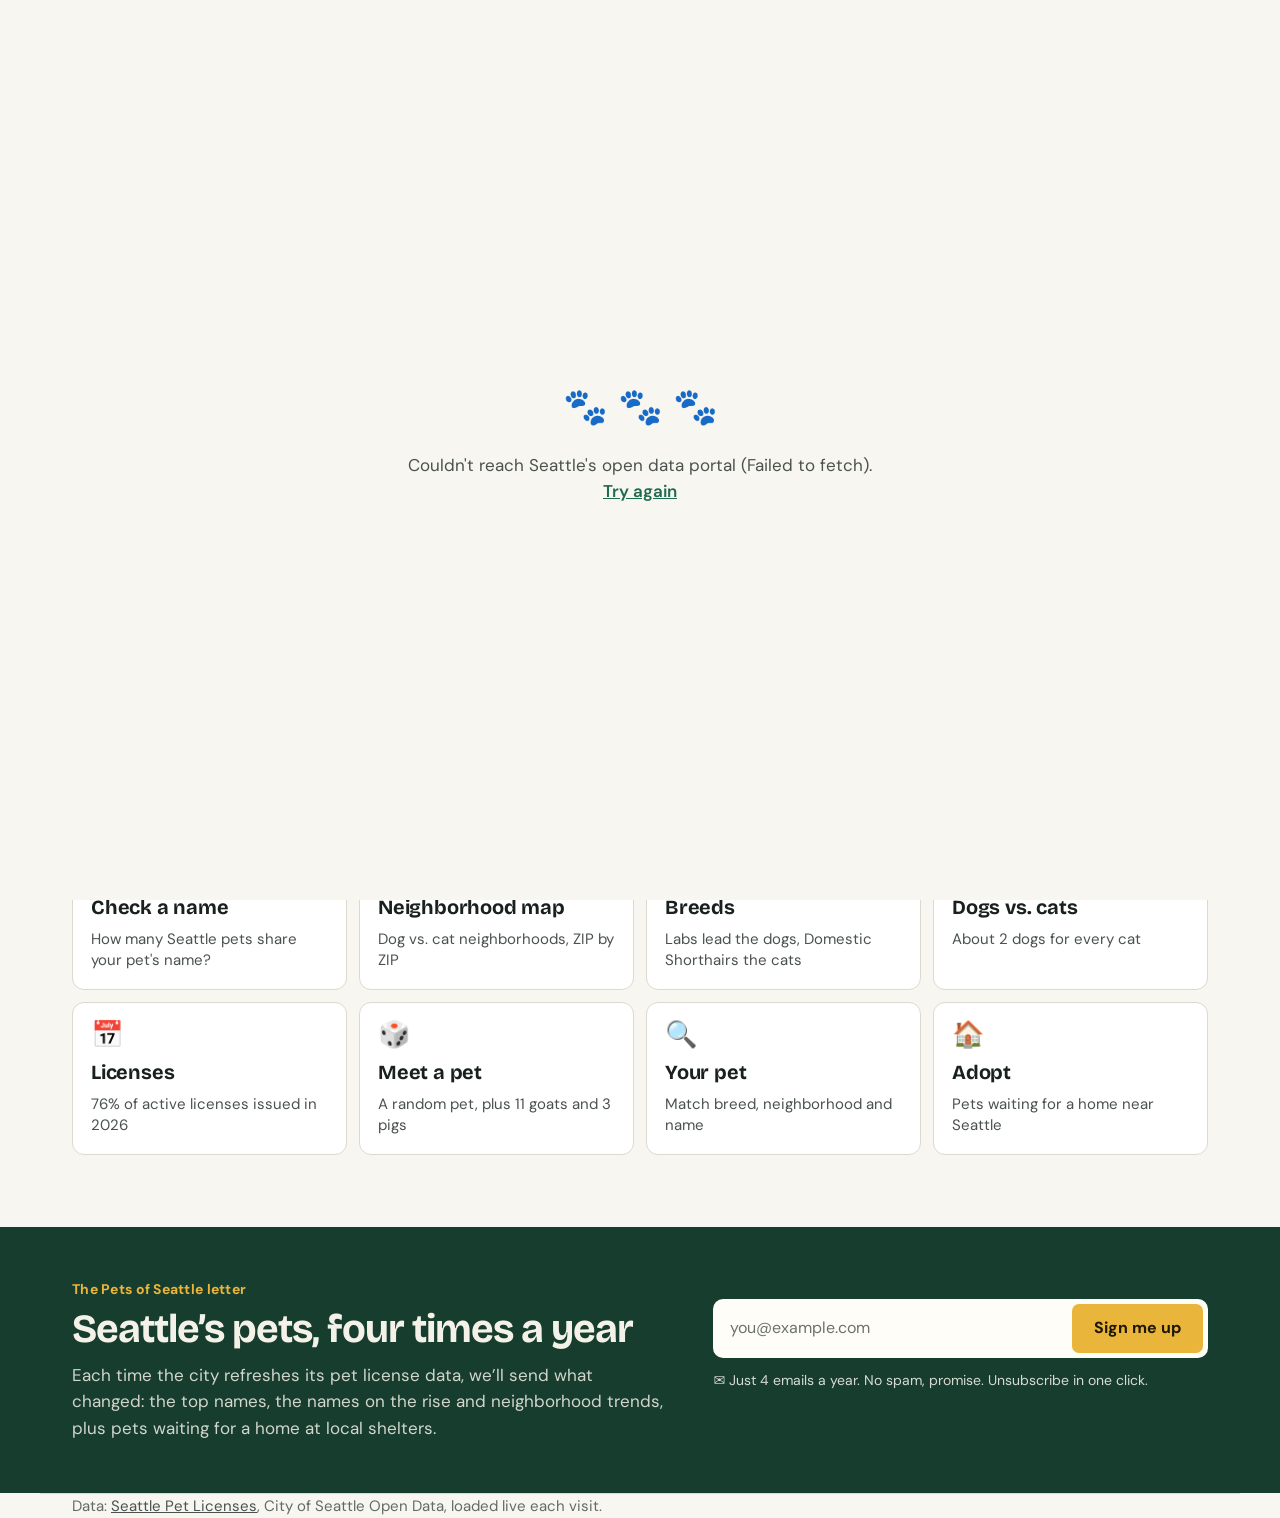
<file: names.html>
<!doctype html>
<html lang="en">
<head>
<meta charset="utf-8">
<meta name="viewport" content="width=device-width, initial-scale=1">
<title>Seattle's Most Popular Pet Names · Pets of Seattle</title>
<meta name="description" content="The top 20 dog and cat names in Seattle by neighborhood, plus the city's favorite food names and very-Seattle names, from every licensed pet.">
<link rel="canonical" href="https://petsofseattle.org/names">
<meta property="og:type" content="website">
<meta property="og:site_name" content="Pets of Seattle">
<meta property="og:url" content="https://petsofseattle.org/names">
<meta property="og:title" content="Seattle's most popular pet names">
<meta property="og:description" content="The top 20 dog and cat names in Seattle by neighborhood, plus the city's favorite food names and very-Seattle names, from every licensed pet.">
<meta property="og:image" content="https://petsofseattle.org/art/og.jpg">
<meta property="og:image:width" content="1200">
<meta property="og:image:height" content="630">
<meta property="og:image:alt" content="Watercolor drawings of a yellow Labrador and a brown tabby cat in front of the Space Needle and Mount Rainier">
<meta name="twitter:card" content="summary_large_image">
<link rel="icon" href="art/favicon.svg" type="image/svg+xml">
<link rel="apple-touch-icon" href="art/apple-touch-icon.png">
<meta name="theme-color" content="#173d2e">
<script type="application/ld+json">{"@context": "https://schema.org", "@graph": [{"@type": "WebSite", "@id": "https://petsofseattle.org/#website", "name": "Pets of Seattle", "url": "https://petsofseattle.org/", "inLanguage": "en-US"}, {"@type": "WebPage", "name": "Seattle's Most Popular Pet Names · Pets of Seattle", "url": "https://petsofseattle.org/names", "isPartOf": {"@id": "https://petsofseattle.org/#website"}}]}</script>
<link rel="preconnect" href="https://fonts.googleapis.com">
<link rel="preconnect" href="https://fonts.gstatic.com" crossorigin>
<link href="https://fonts.googleapis.com/css2?family=Bricolage+Grotesque:opsz,wght@12..96,500..800&family=DM+Sans:opsz,wght@9..40,400..700&family=Patrick+Hand&display=swap" rel="stylesheet">
<link rel="stylesheet" href="style.css?v=40">
<script src="track.js"></script>
<script src="nav.js?v=1" defer></script>
</head>
<body>
<div id="loading"><div><div class="paws"><span>🐾</span><span>🐾</span><span>🐾</span></div><p id="loadmsg">Fetching every licensed pet in Seattle…</p></div></div>
<div id="tip"></div>

<nav class="nav" aria-label="Site">
  <div class="wrap">
    <a class="brand" href="./">
      <svg width="28" height="28" viewBox="0 0 28 28" aria-hidden="true" fill="#eab53b"><g transform="translate(8.5 18.5) rotate(-14) scale(1)"><ellipse cx="0" cy="3" rx="4.2" ry="3.6"/><ellipse cx="-4.6" cy="-2.6" rx="1.6" ry="2.1" transform="rotate(-20 -4.6 -2.6)"/><ellipse cx="-1.6" cy="-5.4" rx="1.6" ry="2.2"/><ellipse cx="1.8" cy="-5.4" rx="1.6" ry="2.2"/><ellipse cx="4.8" cy="-2.6" rx="1.6" ry="2.1" transform="rotate(20 4.8 -2.6)"/></g><g transform="translate(19.5 8.5) rotate(-14) scale(0.85)"><ellipse cx="0" cy="3" rx="4.2" ry="3.6"/><ellipse cx="-4.6" cy="-2.6" rx="1.6" ry="2.1" transform="rotate(-20 -4.6 -2.6)"/><ellipse cx="-1.6" cy="-5.4" rx="1.6" ry="2.2"/><ellipse cx="1.8" cy="-5.4" rx="1.6" ry="2.2"/><ellipse cx="4.8" cy="-2.6" rx="1.6" ry="2.1" transform="rotate(20 4.8 -2.6)"/></g></svg>
      <span class="brand-name">Pets of Seattle</span>
    </a>
    <div class="nav-links">
      <a href="names" aria-current="page">Names</a>
      <a href="map">Map</a>
      <a href="breeds">Breeds</a>
      <a href="dogs-vs-cats">Dogs vs. cats</a>
      <a href="licenses">Licenses</a>
      <a href="meet">Meet a pet</a>
      <a href="your-pet">Your pet</a>
    </div>
    <button class="menu-btn" id="menuBtn" type="button" aria-expanded="false" aria-controls="navMenu"><svg width="18" height="18" viewBox="0 0 18 18" aria-hidden="true"><path d="M2 4.5h14M2 9h14M2 13.5h14" stroke="currentColor" stroke-width="2" stroke-linecap="round"/></svg>Menu</button>
    <a class="cta" href="adopt">Adopt</a>
  </div>
  <div class="nav-menu" id="navMenu" hidden>
    <div class="wrap menu-grid">
      <a class="menu-tile" href="./"><span class="e" aria-hidden="true">🐾</span><b>Home</b></a>
      <a class="menu-tile" href="names" aria-current="page"><span class="e" aria-hidden="true">🏷️</span><b>Names</b></a>
      <a class="menu-tile" href="map"><span class="e" aria-hidden="true">🗺️</span><b>Map</b></a>
      <a class="menu-tile" href="breeds"><span class="e" aria-hidden="true">🐕</span><b>Breeds</b></a>
      <a class="menu-tile" href="dogs-vs-cats"><span class="e" aria-hidden="true">⚖️</span><b>Dogs vs. cats</b></a>
      <a class="menu-tile" href="licenses"><span class="e" aria-hidden="true">📅</span><b>Licenses</b></a>
      <a class="menu-tile" href="meet"><span class="e" aria-hidden="true">🎲</span><b>Meet a pet</b></a>
      <a class="menu-tile" href="your-pet"><span class="e" aria-hidden="true">🔍</span><b>Your pet</b></a>
    </div>
  </div>
</nav>

<header class="wrap page-head">
  <h1 class="page-title">What Seattle calls its pets</h1>
  <p class="lede" id="namesLede"><b>Luna</b> is the most popular name in Seattle, worn by <b>358</b> pets. Then Lucy, Charlie, Daisy. But most owners go their own way: <b>70%</b> of the 11,911 names in use belong to exactly one pet.</p>
</header>

<div class="filters">
  <div class="wrap">
    <span class="viewing">Viewing</span>
    <div class="chips" id="speciesChips"></div>
    <select id="speciesSel" class="sp-sel" aria-label="Which pets"></select>
    <select id="zipSel" aria-label="Neighborhood"></select>
    <div class="spacer"></div>
    <span class="status" id="status"></span>
  </div>
</div>

<main class="wrap page-main">
  <section class="sec names-body" aria-label="Top names and name themes">
    <div class="split">
      <div class="panel">
        <h3>Top 20 names</h3>
        <div class="legend" id="nameLegend"></div>
        <div class="bars" id="nameBars"><ol class="static-top"><li>Luna <span>358</span></li><li>Lucy <span>220</span></li><li>Charlie <span>219</span></li><li>Daisy <span>180</span></li><li>Milo <span>164</span></li><li>Bella <span>150</span></li><li>Penny <span>149</span></li><li>Rosie <span>149</span></li><li>Poppy <span>143</span></li><li>Leo <span>138</span></li><li>Pepper <span>136</span></li><li>Coco <span>129</span></li><li>Ruby <span>127</span></li><li>Oliver <span>126</span></li><li>Lily <span>126</span></li><li>Max <span>125</span></li><li>Scout <span>120</span></li><li>Lola <span>113</span></li><li>Buddy <span>113</span></li><li>Ollie <span>111</span></li></ol></div>
      </div>
      <div class="aside">
        <h3>Name themes</h3>
        <p>Seattle runs on snacks and local pride. Tap any name to check it.</p>
        <h3 style="font-size:16px;margin-top:20px">🍪 Named after food</h3>
        <div class="taglist" id="foodTags"></div>
        <h3 style="font-size:16px;margin-top:24px">🏔️ Very Seattle</h3>
        <div class="taglist" id="seaTags"></div>
      </div>
    </div>
  </section>
</main>

<section class="wrap explore" aria-labelledby="exploreTitle">
  <h2 id="exploreTitle">Keep exploring</h2>
  <div class="explore-grid">
    <a class="ex-tile" href="./"><span class="e" aria-hidden="true">✨</span><b>Check a name</b><span class="t">How many Seattle pets share your pet's name?</span></a>
    <a class="ex-tile" href="map"><span class="e" aria-hidden="true">🗺️</span><b>Neighborhood map</b><span class="t" id="rpHoods">Dog vs. cat neighborhoods, ZIP by ZIP</span></a>
    <a class="ex-tile" href="breeds"><span class="e" aria-hidden="true">🐕</span><b>Breeds</b><span class="t" id="rpBreeds">Labs lead the dogs, Domestic Shorthairs the cats</span></a>
    <a class="ex-tile" href="dogs-vs-cats"><span class="e" aria-hidden="true">⚖️</span><b>Dogs vs. cats</b><span class="t" id="rpVs">About 2 dogs for every cat</span></a>
    <a class="ex-tile" href="licenses"><span class="e" aria-hidden="true">📅</span><b>Licenses</b><span class="t" id="rpLic">76% of active licenses issued in 2026</span></a>
    <a class="ex-tile" href="meet"><span class="e" aria-hidden="true">🎲</span><b>Meet a pet</b><span class="t" id="rpMeet">A random pet, plus 11 goats and 3 pigs</span></a>
    <a class="ex-tile" href="your-pet"><span class="e" aria-hidden="true">🔍</span><b>Your pet</b><span class="t">Match breed, neighborhood and name</span></a>
    <a class="ex-tile" href="adopt"><span class="e" aria-hidden="true">🏠</span><b>Adopt</b><span class="t">Pets waiting for a home near Seattle</span></a>
  </div>
</section>

<section class="news" id="newsletter" aria-labelledby="newsTitle">
  <div class="wrap news-inner">
    <div class="news-copy">
      <p class="news-eyebrow">The Pets of Seattle letter</p>
      <h2 id="newsTitle">Seattle&rsquo;s pets, four times a year</h2>
      <p>Each time the city refreshes its pet license data, we&rsquo;ll send what changed: the top names, the names on the rise and neighborhood trends, plus pets waiting for a home at local shelters.</p>
    </div>
    <form class="news-form" data-news-form data-source="names" novalidate>
      <label class="sr" for="newsEmail">Email address</label>
      <div class="news-row">
        <input type="email" name="email" id="newsEmail" placeholder="you@example.com" autocomplete="email" required>
        <button type="submit" class="checkbtn">Sign me up</button>
      </div>
      <p class="news-promise">✉️ Just 4 emails a year. No spam, promise. Unsubscribe in one click.</p>
      <p class="news-msg" role="status" aria-live="polite"></p>
    </form>
  </div>
</section>

<footer class="wrap">
  Data: <a href="https://data.seattle.gov/City-Administration/Seattle-Pet-Licenses/jguv-t9rb" target="_blank" rel="noopener">Seattle Pet Licenses</a>, City of Seattle Open Data, loaded live each visit. <span id="asof"></span>
</footer>

<script src="app.js?v=3"></script>
<script src="newsletter.js"></script>
</body>
</html>
</file>
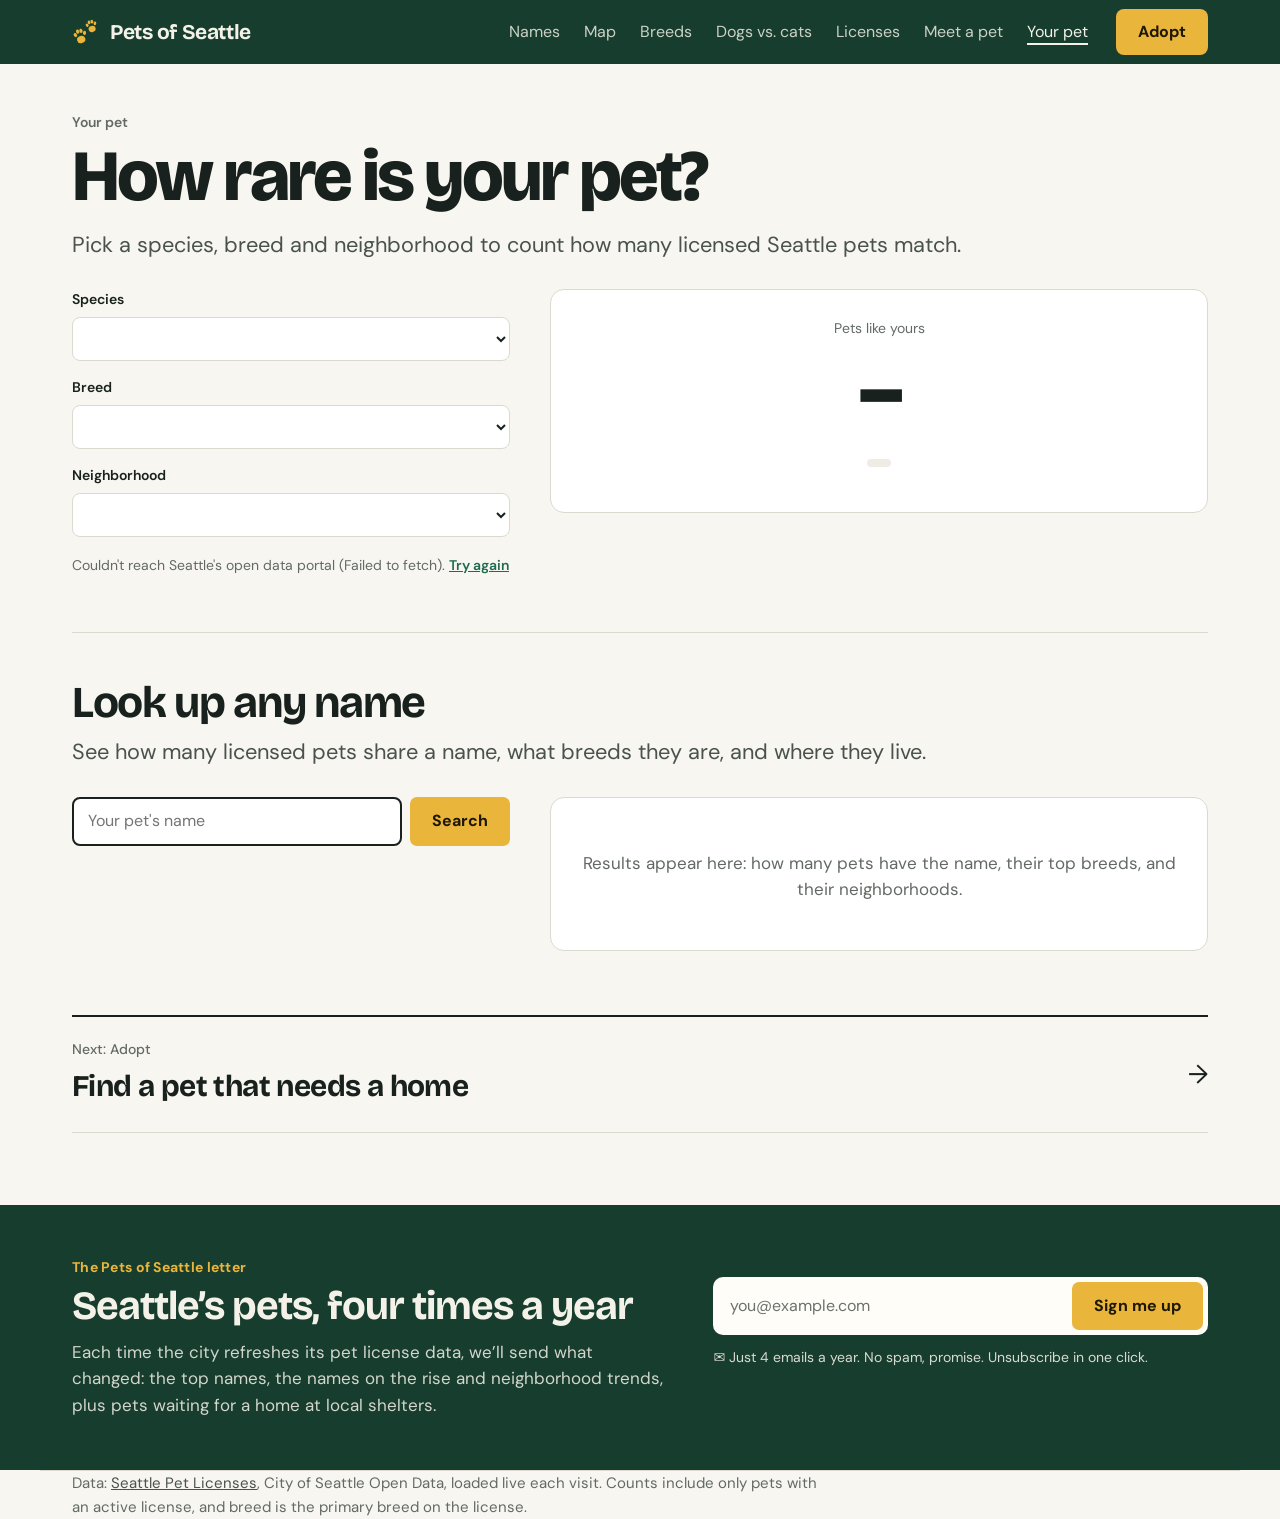
<file: your-pet.html>
<!doctype html>
<html lang="en">
<head>
<meta charset="utf-8">
<meta name="viewport" content="width=device-width, initial-scale=1">
<title>How Rare Is Your Pet? Seattle Pet Name & Breed Lookup · Pets of Seattle</title>
<meta name="description" content="Count the licensed Seattle pets that match your pet's species, breed and neighborhood, or look up any pet name to see how many share it and where they live.">
<link rel="canonical" href="https://petsofseattle.org/your-pet">
<meta property="og:type" content="website">
<meta property="og:site_name" content="Pets of Seattle">
<meta property="og:url" content="https://petsofseattle.org/your-pet">
<meta property="og:title" content="How rare is your pet? · Pets of Seattle">
<meta property="og:description" content="Count the licensed Seattle pets that match your pet's species, breed and neighborhood, or look up any pet name to see how many share it and where they live.">
<meta property="og:image" content="https://petsofseattle.org/art/og.jpg">
<meta property="og:image:width" content="1200">
<meta property="og:image:height" content="630">
<meta property="og:image:alt" content="Watercolor drawings of a yellow Labrador and a brown tabby cat in front of the Space Needle and Mount Rainier">
<meta name="twitter:card" content="summary_large_image">
<link rel="icon" href="art/favicon.svg" type="image/svg+xml">
<link rel="apple-touch-icon" href="art/apple-touch-icon.png">
<meta name="theme-color" content="#173d2e">
<script type="application/ld+json">{"@context": "https://schema.org", "@graph": [{"@type": "WebSite", "@id": "https://petsofseattle.org/#website", "name": "Pets of Seattle", "url": "https://petsofseattle.org/", "inLanguage": "en-US"}, {"@type": "WebPage", "name": "How rare is your pet? · Pets of Seattle", "url": "https://petsofseattle.org/your-pet", "isPartOf": {"@id": "https://petsofseattle.org/#website"}}]}</script>
<link rel="preconnect" href="https://fonts.googleapis.com">
<link rel="preconnect" href="https://fonts.gstatic.com" crossorigin>
<link href="https://fonts.googleapis.com/css2?family=Bricolage+Grotesque:opsz,wght@12..96,500..800&family=DM+Sans:opsz,wght@9..40,400..700&family=Patrick+Hand&display=swap" rel="stylesheet">
<link rel="stylesheet" href="style.css?v=40">
<script src="track.js"></script>
<script src="nav.js?v=1" defer></script>
</head>
<body>
<nav class="nav" aria-label="Site">
  <div class="wrap">
    <a class="brand" href="./">
      <svg width="28" height="28" viewBox="0 0 28 28" aria-hidden="true" fill="#eab53b"><g transform="translate(8.5 18.5) rotate(-14) scale(1)"><ellipse cx="0" cy="3" rx="4.2" ry="3.6"/><ellipse cx="-4.6" cy="-2.6" rx="1.6" ry="2.1" transform="rotate(-20 -4.6 -2.6)"/><ellipse cx="-1.6" cy="-5.4" rx="1.6" ry="2.2"/><ellipse cx="1.8" cy="-5.4" rx="1.6" ry="2.2"/><ellipse cx="4.8" cy="-2.6" rx="1.6" ry="2.1" transform="rotate(20 4.8 -2.6)"/></g><g transform="translate(19.5 8.5) rotate(-14) scale(0.85)"><ellipse cx="0" cy="3" rx="4.2" ry="3.6"/><ellipse cx="-4.6" cy="-2.6" rx="1.6" ry="2.1" transform="rotate(-20 -4.6 -2.6)"/><ellipse cx="-1.6" cy="-5.4" rx="1.6" ry="2.2"/><ellipse cx="1.8" cy="-5.4" rx="1.6" ry="2.2"/><ellipse cx="4.8" cy="-2.6" rx="1.6" ry="2.1" transform="rotate(20 4.8 -2.6)"/></g></svg>
      <span class="brand-name">Pets of Seattle</span>
    </a>
    <div class="nav-links">
      <a href="names">Names</a>
      <a href="map">Map</a>
      <a href="breeds">Breeds</a>
      <a href="dogs-vs-cats">Dogs vs. cats</a>
      <a href="licenses">Licenses</a>
      <a href="meet">Meet a pet</a>
      <a href="your-pet" aria-current="page">Your pet</a>
    </div>
    <button class="menu-btn" id="menuBtn" type="button" aria-expanded="false" aria-controls="navMenu"><svg width="18" height="18" viewBox="0 0 18 18" aria-hidden="true"><path d="M2 4.5h14M2 9h14M2 13.5h14" stroke="currentColor" stroke-width="2" stroke-linecap="round"/></svg>Menu</button>
    <a class="cta" href="adopt">Adopt</a>
  </div>
  <div class="nav-menu" id="navMenu" hidden>
    <div class="wrap menu-grid">
      <a class="menu-tile" href="./"><span class="e" aria-hidden="true">🐾</span><b>Home</b></a>
      <a class="menu-tile" href="names"><span class="e" aria-hidden="true">🏷️</span><b>Names</b></a>
      <a class="menu-tile" href="map"><span class="e" aria-hidden="true">🗺️</span><b>Map</b></a>
      <a class="menu-tile" href="breeds"><span class="e" aria-hidden="true">🐕</span><b>Breeds</b></a>
      <a class="menu-tile" href="dogs-vs-cats"><span class="e" aria-hidden="true">⚖️</span><b>Dogs vs. cats</b></a>
      <a class="menu-tile" href="licenses"><span class="e" aria-hidden="true">📅</span><b>Licenses</b></a>
      <a class="menu-tile" href="meet"><span class="e" aria-hidden="true">🎲</span><b>Meet a pet</b></a>
      <a class="menu-tile" href="your-pet" aria-current="page"><span class="e" aria-hidden="true">🔍</span><b>Your pet</b></a>
    </div>
  </div>
</nav>

<main class="wrap yp">
  <section class="yp-sec" id="rare">
    <p class="eyebrow">Your pet</p>
    <h1 class="page-title">How rare is your pet?</h1>
    <p class="lede">Pick a species, breed and neighborhood to count how many licensed Seattle pets match.</p>
    <div class="yp-grid">
      <form class="yp-form" id="rareForm">
        <label for="spSel">Species</label>
        <select id="spSel"></select>
        <label for="breedSel">Breed</label>
        <select id="breedSel"></select>
        <label for="zipSel2">Neighborhood</label>
        <select id="zipSel2"></select>
        <p class="note" id="rareNote">Loading every licensed pet in Seattle…</p>
      </form>
      <div class="yp-card" id="rareCard" aria-live="polite">
        <p class="kicker">Pets like yours</p>
        <div class="bignum" id="rareNum">…</div>
        <p class="what" id="rareWhat"></p>
        <span class="badge" id="rareBadge"></span>
        <p class="odds" id="rareOdds"></p>
        <p class="flavor" id="rareFlavor"></p>
      </div>
    </div>
  </section>

  <section class="yp-sec" id="lookup">
    <h2>Look up any name</h2>
    <p class="lede">See how many licensed pets share a name, what breeds they are, and where they live.</p>
    <div class="yp-grid">
      <div>
        <form class="yp-search" id="lookForm" autocomplete="off" role="search">
          <label class="sr" for="lookInput">Pet name</label>
          <input type="text" id="lookInput" placeholder="Your pet's name" list="lookList" enterkeyhint="search">
          <button type="submit" class="checkbtn">Search</button>
          <datalist id="lookList"></datalist>
        </form>
        <div class="suggest" id="lookTry"></div>
      </div>
      <div class="yp-card yp-result" id="lookCard" aria-live="polite">
        <p class="placeholder">Results appear here: how many pets have the name, their top breeds, and their neighborhoods.</p>
      </div>
    </div>
  </section>

  <a class="next-band" href="adopt">
    <span><small>Next: Adopt</small>Find a pet that needs a home</span><i aria-hidden="true">→</i>
  </a>
</main>

<section class="news" id="newsletter" aria-labelledby="newsTitle">
  <div class="wrap news-inner">
    <div class="news-copy">
      <p class="news-eyebrow">The Pets of Seattle letter</p>
      <h2 id="newsTitle">Seattle&rsquo;s pets, four times a year</h2>
      <p>Each time the city refreshes its pet license data, we&rsquo;ll send what changed: the top names, the names on the rise and neighborhood trends, plus pets waiting for a home at local shelters.</p>
    </div>
    <form class="news-form" data-news-form data-source="your-pet" novalidate>
      <label class="sr" for="newsEmail">Email address</label>
      <div class="news-row">
        <input type="email" name="email" id="newsEmail" placeholder="you@example.com" autocomplete="email" required>
        <button type="submit" class="checkbtn">Sign me up</button>
      </div>
      <p class="news-promise">✉️ Just 4 emails a year. No spam, promise. Unsubscribe in one click.</p>
      <p class="news-msg" role="status" aria-live="polite"></p>
    </form>
  </div>
</section>

<footer class="wrap">
  Data: <a href="https://data.seattle.gov/City-Administration/Seattle-Pet-Licenses/jguv-t9rb" target="_blank" rel="noopener">Seattle Pet Licenses</a>, City of Seattle Open Data, loaded live each visit. Counts include only pets with an active license, and breed is the primary breed on the license.
</footer>

<script src="your-pet.js?v=1"></script>
<script src="newsletter.js"></script>
</body>
</html>
</file>
<file: style.css>
:root {
  color-scheme: light;
  --bg: #f7f6f1;
  --surface: #ffffff;
  --surface-2: #eeece5;
  --line: #dcd9cf;
  --rule: #18211d;
  --text: #18211d;
  --text-2: #4a524d;
  --muted: #7a807b;
  --brand: #173d2e;
  --brand-ink: #f3f1e8;
  --cta: #eab53b;
  --cta-ink: #1d1704;
  --accent: #1f6b4f;
  --dog: #2a78d6;
  --cat: #eb6834;
  --goat: #1baf7a;
  --pig: #e87ba4;
  --nav-h: 64px;
}
@media (prefers-color-scheme: dark) {
  :root:not([data-theme="light"]) {
    color-scheme: dark;
    --bg: #121513; --surface: #1a1e1b; --surface-2: #232824; --line: #313732; --rule: #d9ddd7;
    --text: #eef0ec; --text-2: #c0c6c0; --muted: #8b918b; --brand: #0f2a1f; --accent: #5fbf94;
    --dog: #3987e5; --cat: #d95926; --goat: #199e70; --pig: #d55181;
  }
}
:root[data-theme="dark"] {
  color-scheme: dark;
  --bg: #121513; --surface: #1a1e1b; --surface-2: #232824; --line: #313732; --rule: #d9ddd7;
  --text: #eef0ec; --text-2: #c0c6c0; --muted: #8b918b; --brand: #0f2a1f; --accent: #5fbf94;
  --dog: #3987e5; --cat: #d95926; --goat: #199e70; --pig: #d55181;
}
* { box-sizing: border-box; }
html { scroll-behavior: smooth; scroll-padding-top: var(--nav-h); }
html, body { margin: 0; }
body {
  background: var(--bg); color: var(--text);
  font: 17px/1.55 "DM Sans", system-ui, -apple-system, sans-serif;
  -webkit-font-smoothing: antialiased;
}
h1, h2, h3, .display { font-family: "Bricolage Grotesque", "DM Sans", sans-serif; font-weight: 700; letter-spacing: -0.025em; }
h2 { font-size: clamp(32px, 4.4vw, 48px); line-height: 1.02; margin: 0 0 14px; }
h3 { font-size: 20px; letter-spacing: -0.01em; margin: 0 0 10px; }
.sub { color: var(--text-2); margin: 0 0 16px; font-size: 15px; }
.wrap { max-width: 1200px; margin: 0 auto; padding: 0 32px; }
button { font: inherit; color: inherit; cursor: pointer; }
a { color: inherit; }

/* ---------- nav ---------- */
.nav { position: sticky; top: 0; z-index: 30; background: var(--brand); color: var(--brand-ink); }
.nav .wrap { display: flex; align-items: center; gap: 28px; height: var(--nav-h); }
.brand { display: flex; align-items: center; gap: 10px; font-family: "Bricolage Grotesque", sans-serif; font-weight: 700; font-size: 21px; letter-spacing: -0.02em; text-decoration: none; white-space: nowrap; }
.brand svg { flex: none; }
.nav-links { display: flex; gap: 24px; margin-left: auto; }
.nav-links a { text-decoration: none; color: color-mix(in srgb, var(--brand-ink) 82%, transparent); font-size: 16px; white-space: nowrap; }
.nav-links a:hover { color: var(--brand-ink); }
.cta { background: var(--cta); color: var(--cta-ink); border: 0; border-radius: 8px; padding: 11px 18px; font-weight: 700; font-size: 16px; white-space: nowrap; transition: filter .15s, transform .1s; }
.cta:hover { filter: brightness(1.06); }
.cta:active { transform: scale(.97); }

/* ---------- hero ---------- */
.hero { display: grid; grid-template-columns: minmax(0, 1.15fr) minmax(0, 1fr); grid-template-rows: auto auto; grid-template-areas: "text art" "form form"; column-gap: 56px; row-gap: 0; align-items: start; padding-top: 72px; padding-bottom: 8px; }
.hero h1 { font-size: clamp(48px, 7.4vw, 96px); line-height: .94; letter-spacing: -0.045em; margin: 0 0 28px; font-weight: 800; }
.lede { font-size: clamp(18px, 1.7vw, 22px); line-height: 1.5; color: var(--text-2); margin: 0; max-width: 760px; }
.lede b { color: var(--text); font-weight: 700; }
.statrow { display: grid; grid-template-columns: repeat(4, 1fr); border-top: 2px solid var(--rule); margin-top: 36px; }
.stat { background: none; border: 0; border-left: 1px solid var(--line); padding: 18px 18px 6px 24px; text-align: left; transition: background .15s; }
.stat:first-child { border-left: 0; padding-left: 0; }
.stat .v { font-family: "Bricolage Grotesque", sans-serif; font-weight: 700; font-size: clamp(34px, 4vw, 52px); line-height: 1; letter-spacing: -0.03em; }
.stat .l { color: var(--text-2); margin-top: 8px; display: flex; align-items: center; gap: 7px; font-size: 16px; }
.stat .l small { color: var(--muted); font-size: 13px; }
.stat:hover .v { color: var(--accent); }
.stat.on .l { color: var(--text); font-weight: 600; }
.stat.on .l::after { content: "✓ filtering"; font-size: 12px; color: var(--accent); font-weight: 600; }
.sw { width: 10px; height: 10px; border-radius: 3px; display: inline-block; flex: none; }

.hero-text { grid-area: text; }
.hero-art { grid-area: art; text-align: center; align-self: center; }
.hero > .namebar { grid-area: form; margin-top: 36px; max-width: none; }
.stage { display: grid; grid-template-columns: 1fr 1fr; gap: 0; position: relative; isolation: isolate; padding-top: 30%; }
/* Seattle skyline behind the pets; the drawings multiply onto it so their white paper disappears */
.stage::before { content: ""; position: absolute; inset: 0 -3% 10% -3%; z-index: -1; border-radius: 14px;
  background: url(art/skyline.webp) center 35% / cover no-repeat; opacity: .75;
  -webkit-mask-image: linear-gradient(to bottom, #000 55%, transparent 96%); mask-image: linear-gradient(to bottom, #000 55%, transparent 96%); }
@media (prefers-color-scheme: dark) { :root:not([data-theme="light"]) .stage::before { opacity: 1; inset: 0 -3%; -webkit-mask-image: none; mask-image: none; background-image: linear-gradient(to bottom, rgba(255,253,248,.15) 30%, #fffdf8 82%), url(art/skyline.webp); } :root:not([data-theme="light"]) .stage { padding-bottom: 2%; } }
:root[data-theme="dark"] .stage::before { opacity: 1; inset: 0 -3%; -webkit-mask-image: none; mask-image: none; background-image: linear-gradient(to bottom, rgba(255,253,248,.15) 30%, #fffdf8 82%), url(art/skyline.webp); }
:root[data-theme="dark"] .stage { padding-bottom: 2%; }
.stage.solo { grid-template-columns: minmax(0, 300px); justify-content: center; }
.pet-art { margin: 0; min-width: 0; }
.pet-art .crop { position: relative; aspect-ratio: 1 / 1.08; overflow: hidden; }
.pet-art .inner { position: absolute; width: 124%; left: -12%; top: -4%; }
.pet-art.cat .inner { left: -13%; top: -5%; }
.pet-art img, .pet-art .tagover { display: block; width: 100%; height: auto; }
.pet-art .tagover { position: absolute; inset: 0; }
.tagname { font-family: "Patrick Hand", "Bricolage Grotesque", sans-serif; fill: #2e2219; }
.tagno { font-family: "DM Sans", sans-serif; font-weight: 700; letter-spacing: .5px; fill: #3d2d1c; }
@media (prefers-reduced-motion: reduce) { .pet-art { transition: none; } html { scroll-behavior: auto; } }
.caption { color: var(--text-2); font-size: 15px; line-height: 1.55; max-width: 320px; margin: 14px auto 0; }
.hero-cap { max-width: 400px; text-wrap: balance; }
.caption b { color: var(--text); }

/* name search */
.namebar { margin-top: 40px; max-width: 760px; }
.namebar-label { display: block; font-family: "Bricolage Grotesque", sans-serif; font-weight: 700; font-size: 24px; letter-spacing: -0.02em; margin-bottom: 12px; }
.pill { display: flex; align-items: center; gap: 8px; background: var(--surface); border: 2px solid var(--rule); border-radius: 10px; padding: 5px 5px 5px 16px; transition: box-shadow .15s; }
.pill:focus-within { box-shadow: 0 0 0 4px color-mix(in srgb, var(--cta) 45%, transparent); }
.pill-icon { font-size: 20px; }
.pill input[type=text] { flex: 1; min-width: 0; border: 0; border-radius: 0; background: none; color: var(--text); font: inherit; font-size: 19px; padding: 10px 4px; }
.pill input[type=text]:focus { outline: none; }
.checkbtn { background: var(--cta); color: var(--cta-ink); border: 0; border-radius: 7px; padding: 12px 22px; font-weight: 700; font-size: 16px; white-space: nowrap; transition: filter .15s, transform .1s; }
.checkbtn:hover { filter: brightness(1.06); }
.checkbtn:active { transform: scale(.97); }
.suggest { display: flex; gap: 6px; flex-wrap: wrap; margin-top: 12px; align-items: center; color: var(--muted); font-size: 14px; }
.suggest .chip { font-size: 13px; padding: 4px 10px; }

/* results */
.checker { margin-top: 28px; border-top: 2px solid var(--rule); padding-top: 18px; animation: pop .3s ease; }
.checker[hidden] { display: none; }
.refine { display: flex; gap: 8px; flex-wrap: wrap; align-items: center; }
.refine-label { color: var(--muted); font-size: 14px; margin-right: 2px; }
.closebtn { margin-left: auto; background: var(--surface-2); border: 0; border-radius: 999px; width: 34px; height: 34px; color: var(--text-2); }
.result:not(:empty) { margin-top: 18px; }
.verdict-head { display: grid; grid-template-columns: auto 1fr; gap: 6px 28px; align-items: center; }
.verdict-head .display.huge { font-size: 96px; line-height: .9; letter-spacing: -0.05em; font-weight: 800; }
.badge { display: inline-flex; align-items: center; gap: 8px; background: var(--cta); color: var(--cta-ink); border-radius: 6px; padding: 4px 11px; font-weight: 700; font-family: "Bricolage Grotesque", sans-serif; font-size: 17px; }
.verdict-text { color: var(--text-2); margin: 10px 0 0; font-size: 18px; }
.verdict-text b { color: var(--text); }
.scale { position: relative; margin: 34px 0 8px; height: 8px; border-radius: 4px; background: linear-gradient(90deg, #cde2fb, #6da7ec, #1c5cab); }
.scale .mark { position: absolute; top: 50%; width: 18px; height: 18px; border-radius: 50%; background: var(--text); border: 3px solid var(--bg); transform: translate(-50%, -50%); transition: left .4s ease; }
.scale .flag { position: absolute; bottom: 16px; transform: translateX(-50%); font-size: 13px; font-weight: 700; white-space: nowrap; transition: left .4s ease; }
.scale-labels { display: flex; justify-content: space-between; color: var(--muted); font-size: 13px; }
.result-grid { display: grid; grid-template-columns: repeat(3, 1fr); gap: 28px; margin-top: 28px; }
.result-grid h3 { font-size: 17px; }
.result-grid .verdict-text { font-size: 15px; }
.share { margin-top: 22px; display: flex; gap: 10px; align-items: center; flex-wrap: wrap; }

/* ---------- filter bar ---------- */
.filters { position: sticky; top: var(--nav-h); z-index: 20; background: color-mix(in srgb, var(--bg) 92%, transparent); backdrop-filter: blur(10px); border-bottom: 1px solid var(--line); border-top: 1px solid var(--line); }
.filters .wrap { display: flex; gap: 10px; align-items: center; padding-top: 10px; padding-bottom: 10px; flex-wrap: wrap; }
.filters .viewing { color: var(--muted); font-size: 14px; }
.chips { display: flex; gap: 6px; flex-wrap: wrap; }
.chip { border: 1px solid var(--line); background: var(--surface); border-radius: 999px; padding: 6px 12px; font-size: 14px; display: inline-flex; gap: 6px; align-items: center; }
.chip:hover { border-color: var(--muted); }
.chip.on { background: var(--text); color: var(--bg); border-color: var(--text); }
select { font: inherit; font-size: 14px; color: var(--text); background: var(--surface); border: 1px solid var(--line); border-radius: 999px; padding: 7px 12px; max-width: 100%; }
#zipSel { max-width: 260px; }
.filters .spacer { flex: 1; }
.filters .status { color: var(--muted); font-size: 14px; }
.linkbtn { background: none; border: 0; color: var(--accent); padding: 0; font-weight: 600; }

/* ---------- sections ---------- */
.sec { padding: 56px 0 8px; border-top: 1px solid var(--line); }
.filters + main .sec:first-child { border-top: 0; }
.sec-head { max-width: 800px; margin-bottom: 28px; }
.names-intro { margin-top: 36px; padding-top: 48px; border-top: 1px solid var(--line); scroll-margin-top: -32px; }
.names-intro .sec-head { margin-bottom: 20px; }
.sec.names-body { padding-top: 24px; }
.split { display: grid; grid-template-columns: minmax(0, 1.75fr) minmax(0, 1fr); gap: 56px; align-items: start; }
.grid2 { display: grid; grid-template-columns: 1fr 1fr; gap: 48px; }
.panel { border-top: 2px solid var(--rule); padding-top: 16px; min-width: 0; }
.aside { border-top: 2px solid var(--rule); padding-top: 16px; }
.aside p { color: var(--text-2); font-size: 15px; margin: 0 0 14px; }
.aside p b { color: var(--text); }
.facts { list-style: none; padding: 0; margin: 0; }
.facts li { display: flex; justify-content: space-between; gap: 12px; padding: 10px 0; border-bottom: 1px solid var(--line); font-size: 15px; color: var(--text-2); }
.facts li b { color: var(--text); font-family: "Bricolage Grotesque", sans-serif; font-size: 18px; white-space: nowrap; }
.legend { display: flex; gap: 14px; flex-wrap: wrap; color: var(--text-2); font-size: 13px; margin-bottom: 12px; }
.legend span { display: inline-flex; align-items: center; gap: 6px; }

/* bar list */
.bars { display: flex; flex-direction: column; gap: 2px; }
.bar-row { display: grid; grid-template-columns: 26px minmax(90px, 180px) 1fr; align-items: center; gap: 10px; padding: 4px 6px; margin: 0 -6px; border-radius: 6px; border: 0; background: none; text-align: left; width: calc(100% + 12px); font-size: 15px; }
.bar-row:hover, .bar-row.sel { background: var(--surface-2); }
.bar-row .rank { color: var(--muted); font-size: 12px; text-align: right; font-variant-numeric: tabular-nums; }
.bar-row .nm { white-space: nowrap; overflow: hidden; text-overflow: ellipsis; font-weight: 500; }
.bar-row .nm small { color: var(--muted); font-weight: 400; }
.track { display: flex; align-items: center; gap: 8px; min-width: 0; }
.stack { display: flex; gap: 2px; height: 14px; flex: none; min-width: 4px; }
.seg { height: 100%; min-width: 2px; }
.stack .seg:last-child { border-radius: 0 4px 4px 0; }
.val { color: var(--text-2); font-size: 13px; font-variant-numeric: tabular-nums; white-space: nowrap; }
p.val, span.val#copyMsg { white-space: normal; overflow-wrap: anywhere; }
.splitbar { display: flex; gap: 2px; height: 12px; margin: 14px 0 6px; }
.splitbar .seg:first-child { border-radius: 4px 0 0 4px; }
.splitbar .seg:last-child { border-radius: 0 4px 4px 0; }
.taglist { display: flex; flex-wrap: wrap; gap: 6px; margin-top: 8px; }
.tag { background: var(--surface-2); border-radius: 6px; padding: 3px 9px; font-size: 14px; }
.tag b { font-weight: 700; }

.vs-row { display: grid; grid-template-columns: minmax(70px, 120px) 1fr 44px; gap: 10px; align-items: center; padding: 4px 0; font-size: 15px; }
.vs-row .meter { height: 10px; background: var(--surface-2); border-radius: 4px; overflow: hidden; display: flex; }
.vs-row .val { text-align: right; }

#timeline svg { display: block; width: 100%; height: 280px; overflow: visible; }
#timeline .axis text { fill: var(--muted); font-size: 12px; font-family: "DM Sans", sans-serif; }
#timeline .grid line { stroke: var(--line); stroke-width: 1; }

/* meet a pet */
.petcard { position: relative; border-top: 2px solid var(--rule); padding-top: 22px; }
.petcard .avatar { font-size: 56px; line-height: 1; }
.petcard .pname { font-family: "Bricolage Grotesque", sans-serif; font-size: 52px; font-weight: 800; letter-spacing: -0.04em; margin: 10px 0 2px; line-height: 1; word-break: break-word; }
.petcard .pmeta { color: var(--text-2); font-size: 18px; }
.petcard dl { display: grid; grid-template-columns: auto 1fr; gap: 8px 18px; margin: 20px 0 0; font-size: 15px; }
.petcard dt { color: var(--muted); }
.petcard dd { margin: 0; }
.petcard .stamp { position: absolute; right: 0; top: 22px; border: 2px solid var(--accent); color: var(--accent); border-radius: 6px; padding: 4px 9px; font-size: 11px; font-weight: 700; letter-spacing: .1em; transform: rotate(6deg); }
.bigbtn { background: var(--text); color: var(--bg); border: 0; border-radius: 8px; padding: 12px 18px; font-weight: 700; font-size: 15px; }
.pop { animation: pop .35s ease; }
@keyframes pop { 0% { transform: translateY(4px); opacity: .3 } 100% { transform: none; opacity: 1 } }
.farm { display: grid; grid-template-columns: repeat(auto-fill, minmax(150px, 1fr)); gap: 8px; }
.farm div { background: var(--surface-2); border-radius: 8px; padding: 10px 12px; }
.farm b { font-family: "Bricolage Grotesque", sans-serif; font-weight: 700; font-size: 17px; display: block; }
.farm span { color: var(--muted); font-size: 12px; }

/* adoption */
.adopt-wrap .sec { margin-top: 56px; }
.adopt-controls { display: flex; gap: 10px 14px; flex-wrap: wrap; align-items: center; margin-bottom: 28px; }
.adopt-controls .lbl { color: var(--muted); font-size: 13px; margin-right: -4px; }
.adopt-controls .chip b { color: var(--muted); font-weight: 600; }
.adopt-controls .chip.on b { color: inherit; opacity: .7; }
.adopt-count { color: var(--muted); font-size: 14px; margin-left: auto; }
.adopt-grid { display: grid; grid-template-columns: repeat(auto-fill, minmax(240px, 1fr)); gap: 36px 28px; }
.pet { border-top: 2px solid var(--rule); padding-top: 14px; display: flex; flex-direction: column; min-width: 0; }
.pet-photo { position: relative; aspect-ratio: 4 / 3; background: var(--surface-2); border-radius: 6px; overflow: hidden; }
.pet-photo img { width: 100%; height: 100%; object-fit: cover; display: block; }
.pet-photo.nophoto::after { content: attr(data-emoji); position: absolute; inset: 0; display: grid; place-items: center; font-size: 52px; }
.pet-badge { position: absolute; left: 8px; top: 8px; background: var(--bg); color: var(--text); font-size: 12px; font-weight: 600; padding: 3px 9px; border-radius: 999px; }
.pet h3 { font-size: 28px; margin: 14px 0 2px; letter-spacing: -0.03em; line-height: 1.05; }
.pet-meta { color: var(--text-2); font-size: 15px; }
.pet-facts { display: flex; flex-wrap: wrap; gap: 6px; margin: 10px 0 8px; }
.pet-facts span { background: var(--surface-2); border-radius: 6px; padding: 2px 8px; font-size: 13px; }
.pet-facts .fee { font-weight: 700; }
.pet-fresh { color: var(--muted); font-size: 13px; }
.pet-name { background: none; border: 0; padding: 0; color: var(--accent); font-size: 13px; font-weight: 600; text-align: left; margin-top: 6px; }
.pet-name:hover { text-decoration: underline; }
.pet details { margin-top: 10px; font-size: 14px; color: var(--text-2); }
.pet summary { cursor: pointer; font-weight: 600; color: var(--text); }
.pet details p { margin: 8px 0 0; }
.pet-actions { margin-top: auto; padding-top: 14px; display: flex; gap: 12px; align-items: center; flex-wrap: wrap; }
.pet-cta { background: var(--cta); color: var(--cta-ink); text-decoration: none; font-weight: 700; padding: 9px 14px; border-radius: 7px; font-size: 14px; }
.pet-cta:hover { filter: brightness(1.06); }
.pet-actions .linkbtn { font-size: 14px; text-decoration: none; }
.adopt-more { margin-top: 44px; display: grid; grid-template-columns: repeat(3, minmax(0, 1fr)); gap: 28px; }
.adopt-more > div { border-top: 1px solid var(--line); padding-top: 14px; font-size: 15px; color: var(--text-2); }
.adopt-more h3 { font-size: 17px; margin-bottom: 6px; color: var(--text); }
.adopt-more a { color: var(--accent); font-weight: 600; }
.adopt-empty { color: var(--text-2); padding: 24px 0; }
@media (max-width: 860px) { .adopt-more { grid-template-columns: 1fr; } .adopt-count { margin-left: 0; width: 100%; } }

/* loading + tooltip */
#loading { position: fixed; inset: 0; display: grid; place-items: center; background: var(--bg); z-index: 50; transition: opacity .4s; }
#loading .paws { font-size: 36px; display: flex; gap: 10px; justify-content: center; }
#loading .paws span { animation: hop 1s infinite ease-in-out; }
#loading .paws span:nth-child(2) { animation-delay: .15s }
#loading .paws span:nth-child(3) { animation-delay: .3s }
#loading p { color: var(--text-2); text-align: center; }
@keyframes hop { 0%,100% { transform: translateY(0); opacity: .4 } 50% { transform: translateY(-10px); opacity: 1 } }
#tip { position: fixed; pointer-events: none; z-index: 60; background: var(--text); color: var(--bg); padding: 7px 10px; border-radius: 8px; font-size: 13px; line-height: 1.4; opacity: 0; transition: opacity .1s; max-width: 260px; }
#tip b { font-weight: 700; }
#tip .sw { margin-right: 4px; }

footer { color: var(--muted); font-size: 14px; padding: 64px 0 48px; margin-top: 72px; border-top: 1px solid var(--line); }
footer a { color: var(--text-2); }

/* ---------- responsive ---------- */
@media (max-width: 1020px) {
  /* links stay in the top row: tighter type, and they scroll sideways if they still don't fit */
  .nav .wrap { gap: 16px; }
  .brand { font-size: 18px; }
  .nav-links { flex: 1 1 auto; min-width: 0; gap: 16px; overflow-x: auto; scrollbar-width: none; padding: 4px 0;
    -webkit-mask-image: linear-gradient(to right, #000 calc(100% - 24px), transparent); mask-image: linear-gradient(to right, #000 calc(100% - 24px), transparent); }
  .nav-links::-webkit-scrollbar { display: none; }
  .nav-links a { font-size: 14px; }
  .nav .cta { margin-left: 0; padding: 9px 14px; font-size: 15px; }
}
@media (max-width: 860px) {
  .hero, .split, .grid2 { grid-template-columns: minmax(0, 1fr); }
  .hero { grid-template-rows: none; grid-template-areas: "art" "text" "form"; }
  .hero { row-gap: 20px; padding-top: 44px; }
  .hero > .namebar { margin-top: 12px; }
  .hero-art { display: grid; grid-template-columns: minmax(0, 1fr); gap: 10px; text-align: left; }
  .hero-art .stage { max-width: 520px; }
  .caption { margin: 0; max-width: none; }
  .result-grid { grid-template-columns: 1fr 1fr; }
  .statrow { grid-template-columns: minmax(0, 1fr) minmax(0, 1fr); }
  .stat:nth-child(3) { border-left: 0; padding-left: 0; }
  .stat:nth-child(n+3) { border-top: 1px solid var(--line); }
}
@media (max-width: 560px) {
  .wrap { padding: 0 16px; }
  :root { --nav-h: 56px; }
  .brand { font-size: 17px; gap: 8px; min-width: 0; }
  .nav .wrap { gap: 12px; }
  .nav-links { gap: 14px; }
  .nav .cta { padding: 9px 12px; font-size: 14px; }
  .nav .cta .long { display: none; }
  .bar-row { grid-template-columns: 20px minmax(0, 1.1fr) 1fr; gap: 8px; }
  .verdict-head { grid-template-columns: 1fr; }
  .verdict-head .display.huge { font-size: 72px; }
  .result-grid { grid-template-columns: 1fr; }
  .refine select { flex: 1 1 100%; order: 3; }
  .pill-icon { display: none; }
  .pill { padding-left: 12px; }
  .pill input[type=text] { font-size: 17px; }
  .checkbtn { padding: 11px 14px; }
  .namebar-label { font-size: 21px; }
  .stat { padding-left: 14px; padding-right: 8px; }
  .stat .v { font-size: clamp(28px, 9vw, 40px); }
  .filters .status { display: none; }
  .filters .viewing { display: none; }
  #zipSel { max-width: 100%; flex: 1; }
  .sec { padding-top: 52px; }
}

/* adopt page */
.page-title { font-size: clamp(40px, 6vw, 72px); line-height: .96; letter-spacing: -0.04em; font-weight: 800; margin: 0 0 18px; }
a.pet-name { display: block; text-decoration: none; }
.nav-links a.on, .nav-links a[aria-current="page"] { color: var(--brand-ink); text-decoration: underline; text-underline-offset: 6px; text-decoration-thickness: 2px; }
.nav a.cta { text-decoration: none; padding-left: 22px; padding-right: 22px; }
.nav a.cta[aria-current="page"] { box-shadow: inset 0 -3px 0 color-mix(in srgb, var(--cta-ink) 35%, transparent); }
/* land each heading ~16px below the sticky filter bar (its height is measured in JS) */
.sec { scroll-margin-top: calc(var(--filters-h, 58px) - 40px); }

/* keep side columns in view beside long charts, so no empty column scrolls past */
@media (min-width: 861px) {
  .split > .aside { position: sticky; top: calc(var(--nav-h) + var(--filters-h, 58px) + 16px); }
  .meet-split { grid-template-columns: minmax(0, 1fr) minmax(0, 1.35fr); }
}
.meet-split .farm { grid-template-columns: repeat(auto-fill, minmax(128px, 1fr)); }
.meet-split .farm div { padding: 8px 10px; min-width: 0; }
.meet-split .farm b { font-size: 15px; white-space: nowrap; overflow: hidden; text-overflow: ellipsis; }
.meet-split .farm span { display: block; white-space: nowrap; overflow: hidden; text-overflow: ellipsis; }

/* "In this report" summary */
.report { padding-top: 56px; }
.report h2 { font-size: clamp(30px, 4vw, 44px); letter-spacing: -0.03em; margin: 0 0 20px; }
.report-grid { display: grid; grid-template-columns: 1fr 1fr; column-gap: 56px; border-top: 2px solid var(--rule); }
.report-row { display: grid; grid-template-columns: 170px minmax(0, 1fr) 20px; gap: 16px; align-items: baseline; padding: 18px 0; border-bottom: 1px solid var(--line); text-decoration: none; color: inherit; }
.report-row b { font-size: 18px; font-weight: 600; }
.report-row span { color: var(--text-2); font-size: 16px; line-height: 1.5; }
.report-row i { font-style: normal; color: var(--muted); text-align: right; transition: transform .15s; }
.report-row:hover b { text-decoration: underline; text-underline-offset: 4px; }
.report-row:hover i { transform: translateX(3px); color: var(--text); }
.report + footer { margin-top: 40px; }
@media (max-width: 860px) {
  .report-grid { grid-template-columns: minmax(0, 1fr); }
  .report-row { grid-template-columns: minmax(0, 1fr) 20px; gap: 4px 12px; }
  .report-row b { grid-column: 1; }
  .report-row span { grid-column: 1; grid-row: 2; }
  .report-row i { grid-column: 2; grid-row: 1; }
}

/* your-pet page */
.yp-sec { padding: 48px 0 8px; }
.yp-sec + .yp-sec { border-top: 1px solid var(--line); margin-top: 48px; }
.yp-sec h2 { font-size: clamp(30px, 4vw, 44px); letter-spacing: -0.03em; margin: 0 0 10px; }
.eyebrow { color: var(--muted); font-size: 14px; font-weight: 600; margin: 0 0 8px; }
.yp-grid { display: grid; grid-template-columns: minmax(0, 1fr) minmax(0, 1.5fr); gap: 40px; margin-top: 28px; align-items: start; }
.yp-form { display: grid; gap: 6px; }
.yp-form label { font-size: 14px; font-weight: 600; margin-top: 10px; }
.yp-form label:first-child { margin-top: 0; }
.yp-form select { border-radius: 8px; width: 100%; padding: 10px 12px; font-size: 15px; }
.yp-form .note { color: var(--muted); font-size: 13px; margin: 12px 0 0; }
.yp-card { background: var(--surface); border: 1px solid var(--line); border-radius: 14px; padding: 28px 28px 24px; }
#rareCard { text-align: center; }
#rareCard .kicker { color: var(--muted); font-size: 14px; margin: 0; }
#rareCard .bignum { font-family: "Bricolage Grotesque", sans-serif; font-weight: 800; font-size: clamp(56px, 8vw, 88px); letter-spacing: -0.05em; line-height: 1; margin: 6px 0 10px; font-variant-numeric: tabular-nums; }
#rareCard .what { font-size: 17px; margin: 0 0 14px; }
#rareCard .badge { display: inline-block; background: var(--surface-2); border-radius: 999px; padding: 4px 12px; font-size: 13px; font-weight: 700; }
#rareCard .badge[data-tier="rare"], #rareCard .badge[data-tier="one-of-a-kind"], #rareCard .badge[data-tier="none-on-record"] { background: color-mix(in srgb, var(--cta) 30%, transparent); }
#rareCard .odds { color: var(--text-2); margin: 14px 0 2px; }
#rareCard .flavor { color: var(--muted); font-size: 14px; margin: 0; }
.yp-search { display: flex; gap: 8px; }
.yp-search input { flex: 1; min-width: 0; font: inherit; font-size: 16px; padding: 10px 14px; border: 2px solid var(--rule); border-radius: 8px; background: var(--surface); color: var(--text); }
.sr { position: absolute; width: 1px; height: 1px; overflow: hidden; clip: rect(0 0 0 0); }
.yp-result .placeholder { color: var(--muted); text-align: center; margin: 24px 0; }
.yp-result h3 { font-size: 28px; letter-spacing: -0.02em; margin: 0 0 6px; }
.yp-result .sum { color: var(--text-2); margin: 0 0 18px; }
.yp-result .sum b { color: var(--text); }
.yp-result .cols { display: grid; grid-template-columns: 1fr 1fr; gap: 28px; }
.yp-result h4 { font-size: 14px; margin: 0 0 8px; }
.yp-result .links { display: flex; flex-wrap: wrap; gap: 8px 22px; margin-top: 20px; }
.yp-result .links a { text-decoration: underline; text-underline-offset: 3px; }
.mini-bars { display: grid; gap: 8px; }
.mb { display: grid; grid-template-columns: minmax(0, 1fr) auto; gap: 3px 8px; font-size: 14px; }
.mb .k { white-space: nowrap; overflow: hidden; text-overflow: ellipsis; }
.mb .c { color: var(--muted); font-variant-numeric: tabular-nums; }
.mb .t { grid-column: 1 / -1; height: 5px; background: var(--surface-2); border-radius: 3px; overflow: hidden; }
.mb .t span { display: block; height: 100%; background: var(--accent); border-radius: 3px; }
.next-band { display: flex; align-items: center; justify-content: space-between; gap: 16px; margin-top: 56px; padding: 22px 0; border-top: 2px solid var(--rule); border-bottom: 1px solid var(--line); text-decoration: none; color: inherit; }
.next-band span { font-family: "Bricolage Grotesque", sans-serif; font-size: clamp(22px, 3vw, 30px); font-weight: 700; letter-spacing: -0.02em; }
.next-band small { display: block; font-family: "DM Sans", sans-serif; font-size: 13px; font-weight: 500; color: var(--muted); letter-spacing: 0; margin-bottom: 2px; }
.next-band i { font-style: normal; font-size: 26px; transition: transform .15s; }
.next-band:hover i { transform: translateX(4px); }
.yp + footer { margin-top: 32px; }
@media (max-width: 860px) {
  .yp-grid { grid-template-columns: minmax(0, 1fr); gap: 24px; }
}
@media (max-width: 560px) {
  .yp-result .cols { grid-template-columns: minmax(0, 1fr); }
  .yp-card { padding: 22px 18px; }
}

@media (max-width: 480px) {
  .brand-name { display: none; }
  .nav .brand { flex: none; }
}

/* share card */
.sharebtn { padding: 10px 18px; font-size: 15px; }
.sharebtn:disabled { opacity: .7; cursor: progress; }
.card-dlg { border: 0; border-radius: 16px; padding: 20px; width: min(820px, calc(100vw - 24px)); max-height: calc(100dvh - 24px); background: var(--surface); color: var(--text); box-shadow: 0 24px 60px rgba(0,0,0,.3); }
.card-dlg::backdrop { background: rgba(10, 20, 15, .55); }
.card-dlg-head { display: flex; align-items: center; justify-content: space-between; gap: 12px; margin-bottom: 14px; }
.card-dlg-head h2 { font-size: 22px; margin: 0; letter-spacing: -0.01em; }
.card-dlg-body { display: grid; grid-template-columns: minmax(0, 340px) minmax(0, 1fr); gap: 24px; align-items: start; }
.card-preview { position: relative; }
.card-preview img { display: block; width: 100%; aspect-ratio: 1080 / 1350; height: auto; border-radius: 10px; border: 1px solid var(--line); background: var(--surface-2); }
.card-busy { position: absolute; left: 50%; top: 50%; transform: translate(-50%, -50%); background: var(--text); color: var(--bg); font-size: 13px; padding: 5px 12px; border-radius: 999px; }
.card-busy[hidden] { display: none; }
.card-lbl { font-size: 13px; font-weight: 700; color: var(--muted); margin: 0 0 8px; }
.card-controls > div + .card-lbl, #cardArtOpts .card-lbl { margin-top: 18px; }
.seg { display: flex; flex-wrap: wrap; gap: 6px; }
.seg button { border: 1px solid var(--line); background: var(--surface); color: var(--text); border-radius: 999px; padding: 8px 14px; font-size: 14px; }
.seg button.on { background: var(--text); color: var(--bg); border-color: var(--text); }
#cardPhotoOpts { margin-top: 18px; }
.photo-pick { cursor: pointer; }
.card-note { color: var(--muted); font-size: 13px; margin: 8px 0 0; }
.card-actions { display: flex; gap: 10px; align-items: center; flex-wrap: wrap; margin-top: 26px; padding-top: 18px; border-top: 1px solid var(--line); }
.card-actions .checkbtn { text-decoration: none; padding: 10px 16px; font-size: 15px; }
.card-dlg-tip { color: var(--muted); font-size: 13px; margin: 12px 0 0; }
@media (max-width: 640px) {
  .card-dlg { padding: 16px; }
  .card-dlg-body { grid-template-columns: minmax(0, 1fr); gap: 16px; }
  .card-preview { max-width: 260px; margin: 0 auto; width: 100%; }
}

/* pre-rendered top names, replaced by the live chart */
.static-top { margin: 0; padding-left: 22px; columns: 2; font-size: 15px; color: var(--text-2); }
.static-top span { color: var(--muted); }

/* FAQ: plain question-and-answer text that search and AI tools can quote */
.faq { padding-top: 56px; }
.faq h2 { font-size: clamp(30px, 4vw, 44px); letter-spacing: -0.03em; margin: 0 0 6px; }
.faq-asof { color: var(--muted); font-size: 14px; margin: 0 0 22px; }
.faq-grid { display: grid; grid-template-columns: 1fr 1fr; column-gap: 56px; border-top: 2px solid var(--rule); }
.faq-item { padding: 18px 0; border-bottom: 1px solid var(--line); }
.faq-item h3 { font-size: 18px; font-weight: 700; margin: 0 0 6px; letter-spacing: -0.01em; }
.faq-item p { color: var(--text-2); font-size: 16px; line-height: 1.55; margin: 0; }
@media (max-width: 860px) { .faq-grid { grid-template-columns: minmax(0, 1fr); } }

/* ---------- design audit, Nov 2026 ---------- */
/* 1. Contrast: secondary gray now passes WCAG AA (4.5:1) on every surface */
:root { --muted: #636a65; }
@media (prefers-color-scheme: dark) { :root:not([data-theme="light"]) { --muted: #9aa09a; } }
:root[data-theme="dark"] { --muted: #9aa09a; }

/* 2. Line breaks: balanced headings, no one-word last lines, comfortable line length */
h1, h2, h3, .page-title { text-wrap: balance; }
p, li, .lede, .verdict-text, .faq-item p, .report-row span { text-wrap: pretty; }
.lede { max-width: 68ch; }
footer { font-size: 15px; line-height: 1.6; text-wrap: pretty; }
footer.wrap { padding-right: max(32px, calc(100% - 860px)); }

/* 3. Size floor: nothing readable drops below 13px; most supporting text is 14px */
.bar-row .rank, #timeline .axis text, .farm span, .pet-badge { font-size: 13px; }
.stat .l small, .suggest .chip, .scale-labels, .legend, .val, .adopt-controls .lbl,
.pet-facts span, .pet-fresh, .pet-name, #tip, .yp-form .note, .card-lbl, .card-note,
.card-dlg-tip, .next-band small, .card-busy, #rareCard .badge { font-size: 14px; }
.caption, .hero-cap { font-size: 16px; }

/* 4. Numbers line up in lists and charts */
.val, .facts b, .taglist b, .tag b, .mb .c, .farm b, .stat .v, .report-row span { font-variant-numeric: tabular-nums; }

/* 5. Easy to use: visible keyboard focus and finger-sized targets on touch screens */
:focus-visible { outline: 3px solid var(--cta); outline-offset: 2px; border-radius: 6px; }
@media (pointer: coarse) {
  .chip, .seg button, .suggest .chip { min-height: 40px; padding-top: 8px; padding-bottom: 8px; }
  .bar-row { min-height: 40px; }
}
.bar-row .nm small { font-size: 13px; }
.petcard .stamp { font-size: 12px; }

/* phones/tablets: headline, the dog and cat, then the name checker as the call to action, then intro and stats */
@media (max-width: 860px) {
  .hero { display: flex; flex-direction: column; align-items: stretch; gap: 0; padding-top: 32px; }
  .hero-text { display: contents; }
  .hero h1 { order: 1; margin: 0 0 20px; }
  .hero .hero-art { order: 2; margin: 0 0 22px; }
  .hero > .namebar { order: 3; margin: 0 0 32px; }
  .hero { padding-top: 22px; }
  .hero h1 { margin-bottom: 14px; }
  .hero .hero-art { margin-bottom: 18px; }
  .stage { padding-top: 11%; }
  .hero .hero-cap { font-size: 15px; margin-top: 8px; }
  .namebar-label { margin-bottom: 10px; }
  .hero .lede { order: 4; }
  .hero .statrow { order: 5; margin-top: 28px; }
}

/* newsletter band */
.news { background: var(--brand); color: var(--brand-ink); margin-top: 72px; }
.news-inner { display: grid; grid-template-columns: minmax(0, 1.2fr) minmax(0, 1fr); gap: 48px; align-items: center; padding-top: 52px; padding-bottom: 52px; }
.news-eyebrow { color: var(--cta); font-weight: 700; font-size: 14px; letter-spacing: .02em; margin: 0 0 8px; }
.news h2 { color: var(--brand-ink); font-size: clamp(28px, 3.6vw, 40px); margin: 0 0 12px; }
.news-copy p:last-child { color: color-mix(in srgb, var(--brand-ink) 85%, transparent); font-size: 17px; line-height: 1.55; margin: 0; max-width: 56ch; }
.news-row { display: flex; gap: 8px; background: #fffdf8; border-radius: 10px; padding: 5px; }
.news-row input { flex: 1; min-width: 0; border: 0; background: transparent; font: inherit; font-size: 16px; padding: 10px 12px; color: #18211d; outline: none; }
.news-row input::placeholder { color: #6b726d; }
.news-row:focus-within { box-shadow: 0 0 0 3px var(--cta); }
.news-promise { font-size: 14px; margin: 12px 0 0; color: color-mix(in srgb, var(--brand-ink) 88%, transparent); }
.news-msg { font-size: 15px; margin: 8px 0 0; min-height: 1.4em; color: var(--brand-ink); }
.news-msg b { color: var(--cta); }
.news-form.done .news-row { opacity: .6; }
.news + .faq, .news + footer { margin-top: 0; }
@media (max-width: 860px) { .news-inner { grid-template-columns: minmax(0, 1fr); gap: 22px; padding-top: 40px; padding-bottom: 40px; } }
@media (max-width: 420px) { .news-row { flex-direction: column; } .news-row .checkbtn { width: 100%; } }
.filters { transition: transform .25s ease, opacity .2s ease; }
.filters.gone { transform: translateY(-110%); opacity: 0; pointer-events: none; }
@media (prefers-reduced-motion: reduce) { .filters { transition: none; } }

/* ---------- neighborhood map ---------- */
.map-block { margin: 0 0 44px; }
.map-controls { margin-bottom: 16px; }
.map-grid { display: grid; grid-template-columns: minmax(0, 0.95fr) minmax(0, 1.05fr); gap: 40px; align-items: start; }
.map-fig { margin: 0; }
#cityMap { display: block; width: 100%; height: auto; aspect-ratio: 1000 / 1764; max-height: 80vh; }
#cityMap .zip { stroke: var(--bg); stroke-width: 3; stroke-linejoin: round; cursor: pointer; outline: none; }
#cityMap .zip:hover, #cityMap .zip:focus-visible { stroke: var(--text); stroke-width: 5; }
#cityMap .zip.focus { stroke: var(--text); stroke-width: 7; }
#cityMap .zip.sel { stroke: var(--cta); stroke-width: 9; }
#cityMap .zip-lab { font-family: "Bricolage Grotesque", sans-serif; font-weight: 700; text-anchor: middle; dominant-baseline: middle; pointer-events: none; }
.map-legend { margin-top: 14px; font-size: 14px; color: var(--text-2); }
.lg-ramp { display: flex; height: 12px; border-radius: 6px; overflow: hidden; gap: 2px; }
.lg-ramp span { flex: 1; }
.lg-ends { display: grid; grid-template-columns: 1fr auto 1fr; gap: 8px; margin-top: 6px; font-size: 13px; color: var(--muted); }
.lg-ends span:nth-child(2) { text-align: center; }
.lg-ends span:last-child { text-align: right; }
.lg-row { display: flex; flex-wrap: wrap; gap: 6px 14px; }
.lg-item { display: inline-flex; align-items: center; gap: 6px; font-size: 13px; font-variant-numeric: tabular-nums; }
.lg-sw { width: 14px; height: 14px; border-radius: 3px; display: inline-block; box-shadow: inset 0 0 0 1px color-mix(in srgb, var(--text) 14%, transparent); }
.lg-cap { margin-top: 6px; font-size: 13px; color: var(--muted); }
.map-side { display: grid; gap: 28px; align-content: start; position: sticky; top: calc(var(--nav-h) + var(--filters-h, 58px) + 16px); }
.map-detail { border-top: 2px solid var(--rule); padding-top: 16px; }
.md-kicker { color: var(--muted); font-size: 14px; font-weight: 600; margin: 0 0 4px; }
.map-detail h3 { font-size: 26px; margin: 0 0 14px; }
.md-p { color: var(--text-2); font-size: 15px; margin: 0 0 12px; }
.md-p b { color: var(--text); }
.md-stats { display: grid; grid-template-columns: repeat(3, minmax(0, 1fr)); gap: 12px; margin-bottom: 16px; }
.md-stats b { display: block; font-family: "Bricolage Grotesque", sans-serif; font-size: 28px; font-weight: 800; letter-spacing: -0.03em; font-variant-numeric: tabular-nums; }
.md-stats span { color: var(--muted); font-size: 13px; }
.md-lbl { font-size: 13px; font-weight: 700; color: var(--muted); margin: 4px 0 8px; text-transform: uppercase; letter-spacing: .04em; }
.md-actions { display: flex; gap: 14px; align-items: center; flex-wrap: wrap; margin-top: 16px; }
.md-actions .checkbtn { padding: 10px 16px; font-size: 15px; }
.map-rank { border-top: 2px solid var(--rule); padding-top: 16px; }
.map-rank h3 { font-size: 18px; margin: 0 0 8px; }
.map-list { list-style: none; margin: 0; padding: 0; }
.map-list button { display: grid; grid-template-columns: 54px minmax(0, 1fr) auto; gap: 10px; width: 100%; text-align: left; background: none; border: 0; border-bottom: 1px solid var(--line); padding: 9px 0; font: inherit; font-size: 15px; color: var(--text); cursor: pointer; }
.map-list button:hover .ml-h { text-decoration: underline; }
.ml-z { color: var(--muted); font-variant-numeric: tabular-nums; }
.ml-h { white-space: nowrap; overflow: hidden; text-overflow: ellipsis; }
.ml-v { font-weight: 600; font-variant-numeric: tabular-nums; white-space: nowrap; }
.map-note { color: var(--muted); font-size: 13px; margin: 0; }
@media (max-width: 860px) {
  .map-grid { grid-template-columns: minmax(0, 1fr); gap: 24px; }
  #cityMap { max-height: none; }
  .map-side { position: static; }
  .map-controls .seg { flex-wrap: nowrap; overflow-x: auto; scrollbar-width: none; padding-bottom: 2px; }
  .map-controls .seg button { white-space: nowrap; flex: none; }
}
/* phones: filter bar is one swipeable row (chips) plus a compact neighborhood picker */
@media (max-width: 560px) {
  .filters .wrap { flex-wrap: nowrap; gap: 8px; padding-top: 8px; padding-bottom: 8px; }
  .filters .chips { flex-wrap: nowrap; overflow-x: auto; scrollbar-width: none; min-width: 0; flex: 1 1 auto; }
  .filters .chips::-webkit-scrollbar { display: none; }
  .filters .chips .chip { flex: none; }
  .filters .chips { display: none; }
  .filters select { flex: 1 1 0; width: auto; min-width: 0; max-width: none; text-overflow: ellipsis; padding: 9px 12px; font-size: 15px; }
  .filters .sp-sel { flex: 0 0 38%; }
  .filters .spacer { display: none; }
}
.sp-sel { display: none; }
@media (max-width: 560px) { .filters .sp-sel { display: block; } }

/* hero link to the neighborhood map */
.map-teaser { display: flex; align-items: center; gap: 12px; margin-top: 14px; padding: 12px 16px; border: 1px solid var(--line, rgba(0,0,0,.12)); border-radius: 14px; background: var(--surface); color: var(--text-2, inherit); font-size: 15px; line-height: 1.4; text-decoration: none; transition: border-color .15s, transform .15s; }
.map-teaser b { color: var(--text, inherit); }
.map-teaser .mt-ico { font-size: 24px; flex: none; }
.map-teaser i { margin-left: auto; font-style: normal; font-weight: 700; flex: none; }
.map-teaser:hover { border-color: currentColor; transform: translateY(-1px); }
@media (max-width: 600px) { .map-teaser { font-size: 14px; padding: 10px 12px; } }
.map-block { scroll-margin-top: calc(var(--filters-h, 58px) + 12px); }

/* ---------- site menu (phones and tablets) ---------- */
.menu-btn { display: none; margin-left: auto; align-items: center; gap: 8px; background: transparent; color: var(--brand-ink); border: 1.5px solid color-mix(in srgb, var(--brand-ink) 50%, transparent); border-radius: 8px; padding: 8px 14px; font: inherit; font-weight: 700; font-size: 15px; line-height: 1; cursor: pointer; white-space: nowrap; }
.menu-btn:hover, .menu-btn[aria-expanded="true"] { background: color-mix(in srgb, var(--brand-ink) 14%, transparent); border-color: var(--brand-ink); }
.nav-menu { position: absolute; left: 0; right: 0; top: 100%; background: var(--brand); border-top: 1px solid color-mix(in srgb, var(--brand-ink) 16%, transparent); box-shadow: 0 18px 32px rgba(0,0,0,.28); max-height: calc(100dvh - var(--nav-h)); overflow-y: auto; }
.nav-menu[hidden] { display: none; }
.nav-menu .menu-grid { display: grid; grid-template-columns: repeat(4, minmax(0, 1fr)); gap: 10px; padding-top: 14px; padding-bottom: 18px; height: auto; }
.menu-tile { display: flex; align-items: center; gap: 10px; min-height: 54px; padding: 12px 14px; border-radius: 10px; background: color-mix(in srgb, var(--brand-ink) 9%, transparent); color: var(--brand-ink); text-decoration: none; }
.menu-tile:hover { background: color-mix(in srgb, var(--brand-ink) 16%, transparent); }
.menu-tile .e { font-size: 22px; line-height: 1; flex: none; }
.menu-tile b { font-size: 16px; font-weight: 700; }
.menu-tile[aria-current="page"] { box-shadow: inset 0 0 0 2px var(--cta); }
.menu-tile.cta-tile { background: var(--cta); color: var(--cta-ink); }
@media (max-width: 1100px) {
  .nav-links { display: none; }
  .menu-btn { display: inline-flex; }
}
@media (max-width: 560px) {
  .nav-menu .menu-grid { grid-template-columns: minmax(0, 1fr) minmax(0, 1fr); }
  .menu-btn { padding: 8px 12px; font-size: 14px; }
}

/* ---------- explore tiles (home + bottom of each page) ---------- */
.explore { padding-top: 56px; }
.explore h2 { font-size: clamp(28px, 4vw, 44px); letter-spacing: -0.03em; margin: 0 0 18px; }
.explore-grid { display: grid; grid-template-columns: repeat(4, minmax(0, 1fr)); gap: 12px; }
.ex-tile { display: flex; flex-direction: column; gap: 6px; padding: 18px; border: 1px solid var(--line); border-radius: 12px; background: var(--surface); color: inherit; text-decoration: none; transition: border-color .15s, transform .15s; }
.ex-tile .e { font-size: 26px; line-height: 1; margin-bottom: 4px; }
.ex-tile b { font-family: "Bricolage Grotesque", sans-serif; font-size: 20px; font-weight: 700; letter-spacing: -0.01em; }
.ex-tile .t { color: var(--text-2); font-size: 15px; line-height: 1.4; }
.ex-tile:hover { border-color: var(--text-2); transform: translateY(-2px); }
.ex-tile:hover b { text-decoration: underline; text-underline-offset: 4px; }
@media (max-width: 860px) {
  .explore { padding-top: 40px; }
  .explore-grid { grid-template-columns: minmax(0, 1fr) minmax(0, 1fr); gap: 10px; }
  .ex-tile { padding: 14px; }
  .ex-tile b { font-size: 17px; }
  .ex-tile .t { font-size: 14px; }
}
@media (prefers-reduced-motion: reduce) { .ex-tile { transition: none; } .ex-tile:hover { transform: none; } }

/* ---------- section pages ---------- */
.page-head { padding-top: 48px; padding-bottom: 24px; }
.page-head .lede { max-width: 800px; margin: 0; }
.page-main .sec { padding-top: 28px; }
.page-main .sec.names-body { padding-top: 28px; }
div.stat:hover .v { color: inherit; }
@media (max-width: 560px) { .page-head { padding-top: 28px; padding-bottom: 18px; } }

/* FAQ folds up so the home page stays short */
details.faq-item summary { display: flex; justify-content: space-between; align-items: baseline; gap: 16px; cursor: pointer; list-style: none; }
details.faq-item summary::-webkit-details-marker { display: none; }
details.faq-item summary h3 { margin: 0; }
details.faq-item summary::after { content: "+"; color: var(--muted); font-size: 22px; line-height: 1; flex: none; }
details.faq-item[open] summary::after { content: "−"; }
details.faq-item p { margin-top: 8px; }
</file>
